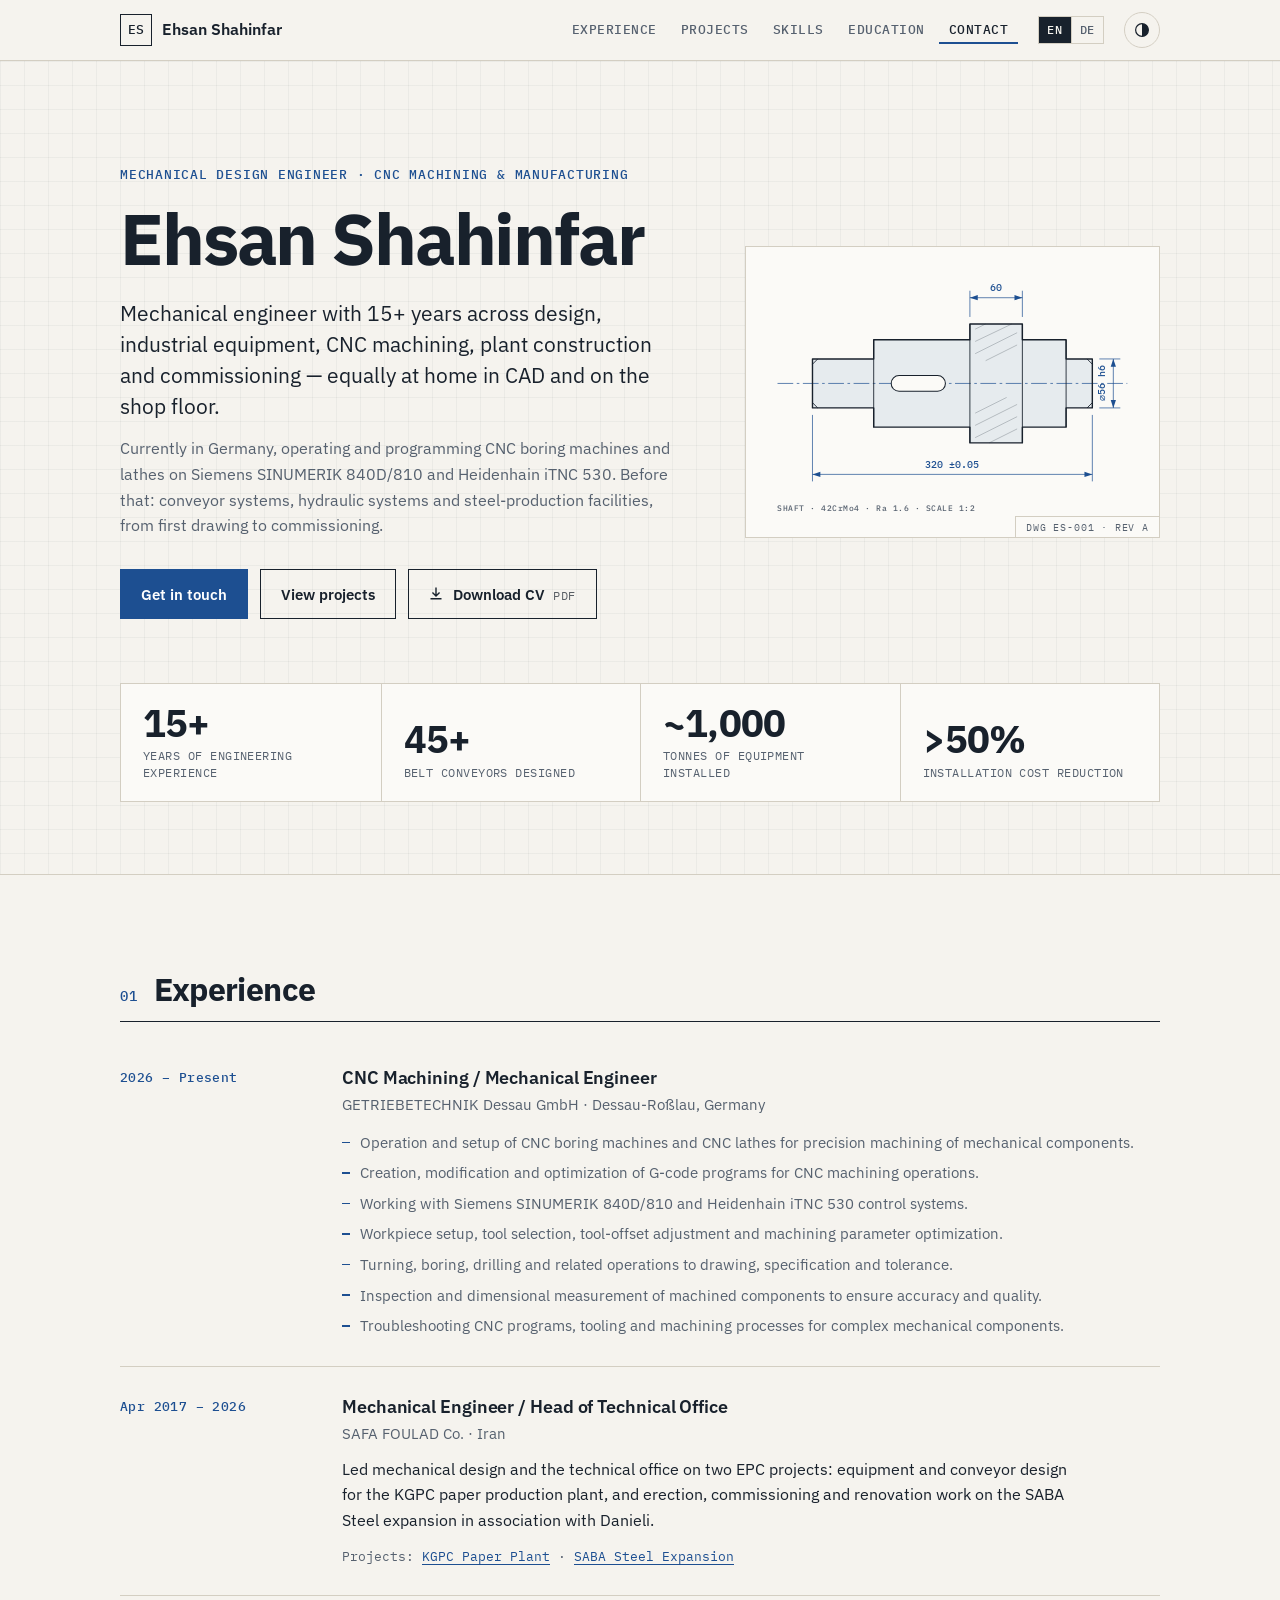
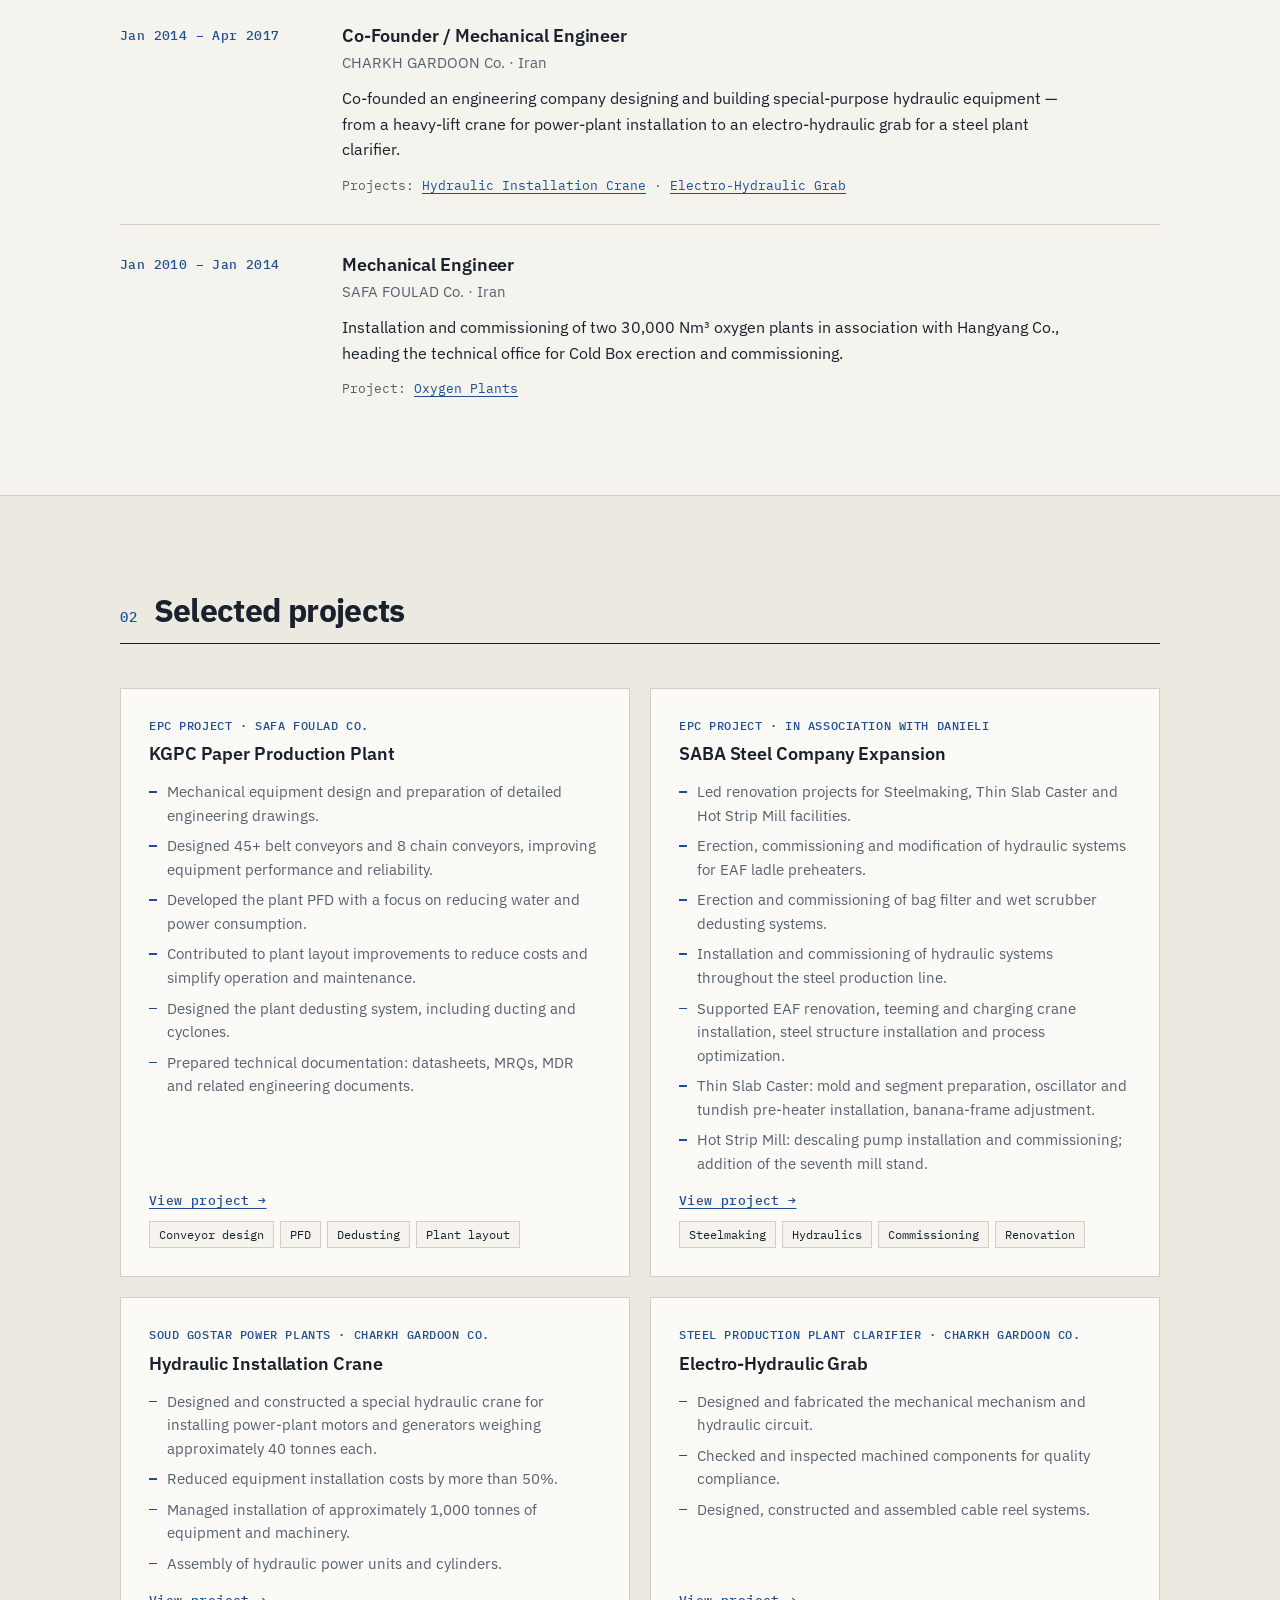
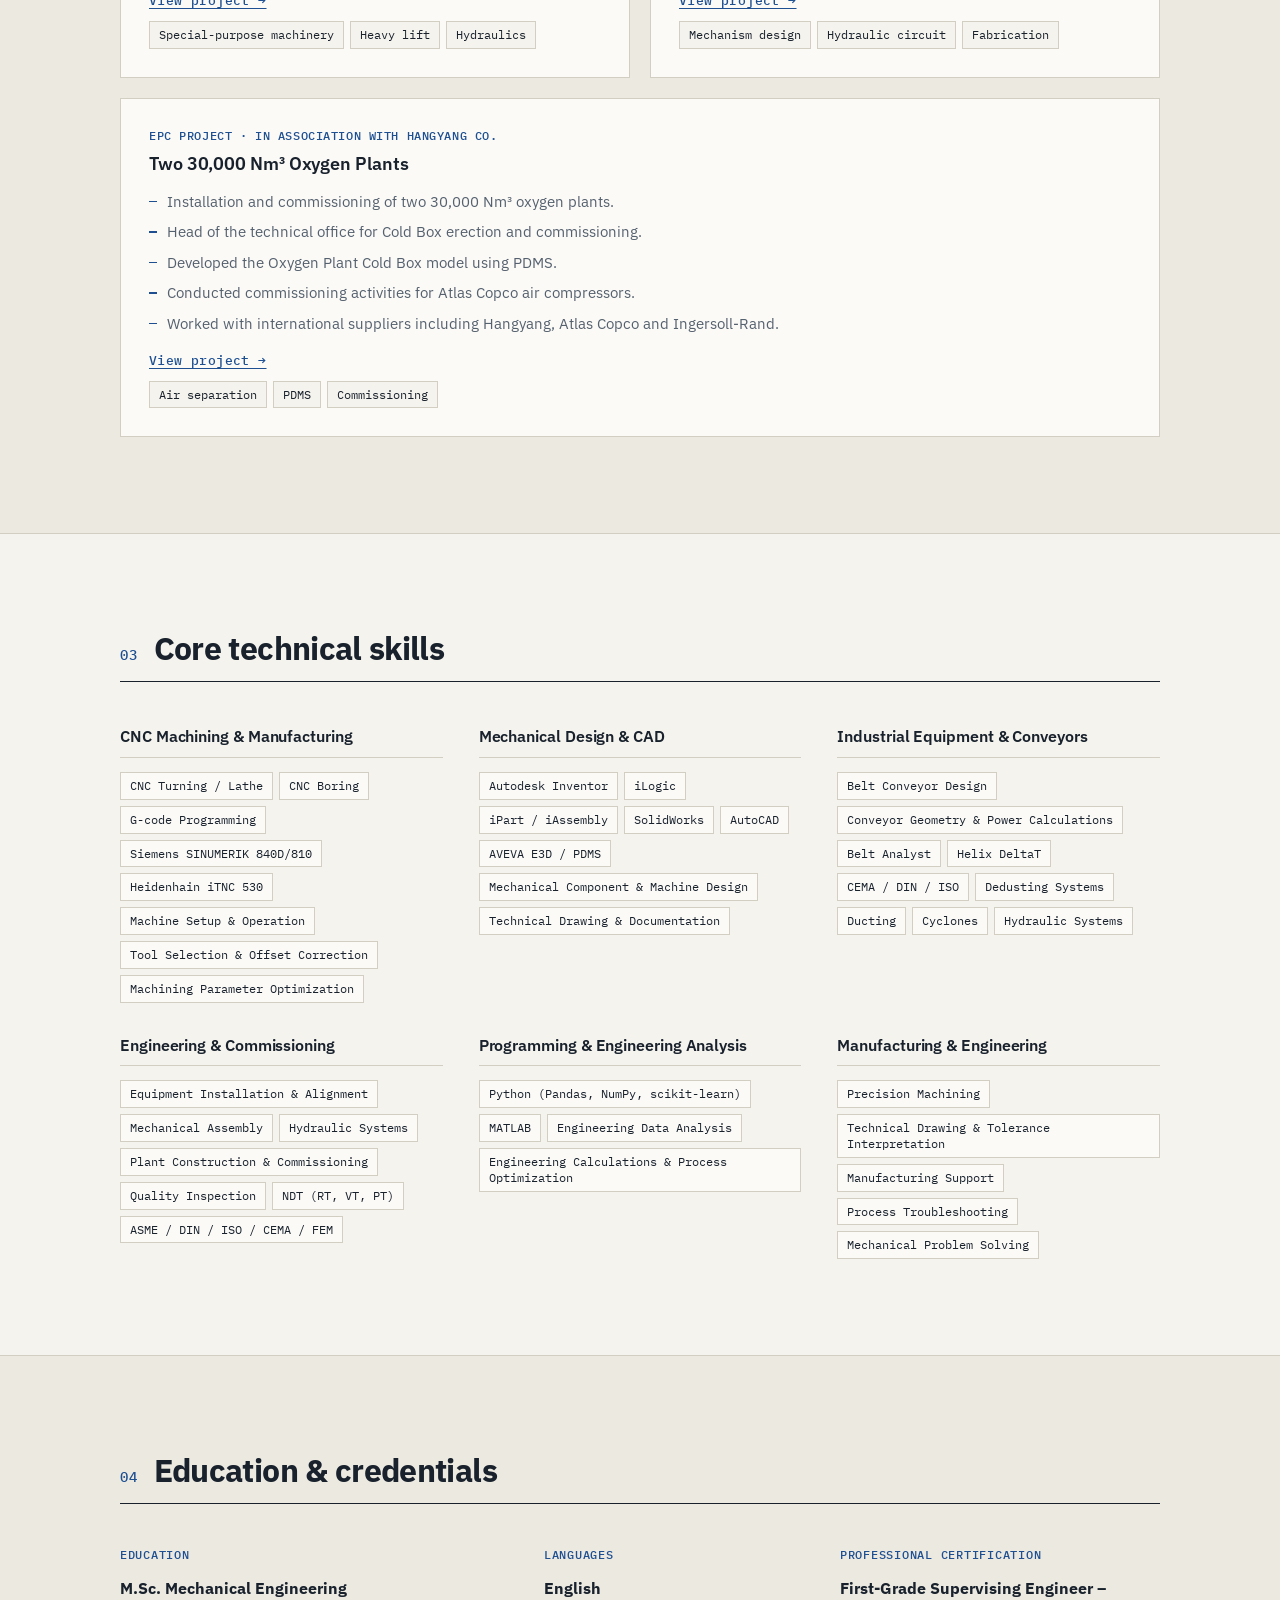
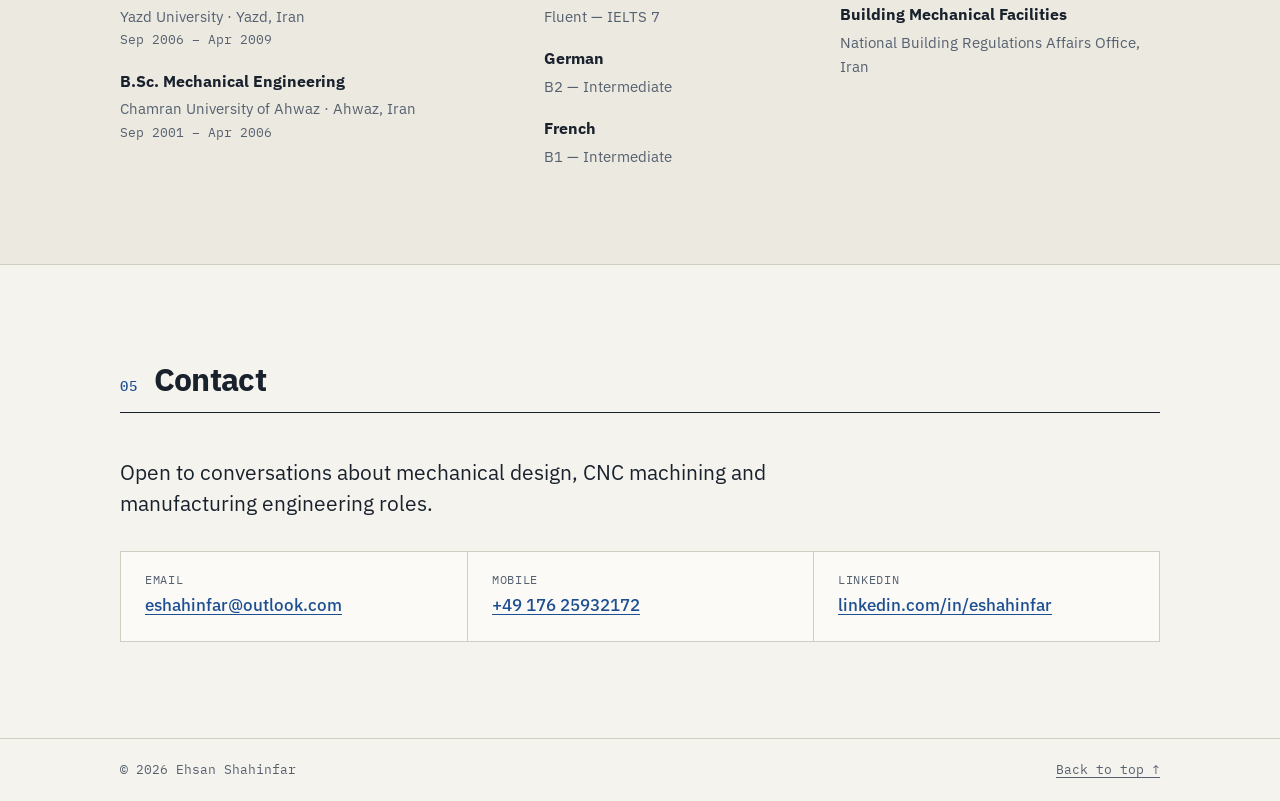
<file: index.html>
<!doctype html>
<html lang="en">
<head>
  <meta charset="utf-8">
  <meta name="viewport" content="width=device-width, initial-scale=1">
  <title>Ehsan Shahinfar — Mechanical Design Engineer</title>
  <meta name="description" content="Ehsan Shahinfar — Mechanical Design Engineer with 15+ years in mechanical design, CNC machining, industrial equipment, plant construction and commissioning.">
  <meta property="og:title" content="Ehsan Shahinfar — Mechanical Design Engineer">
  <meta property="og:description" content="15+ years in mechanical design, CNC machining, industrial equipment, plant construction and commissioning.">
  <meta property="og:type" content="website">
  <meta property="og:url" content="https://shahinfar.me/">
  <meta name="color-scheme" content="light dark">
  <link rel="canonical" href="https://shahinfar.me/">
  <link rel="alternate" hreflang="en" href="https://shahinfar.me/">
  <link rel="alternate" hreflang="de" href="https://shahinfar.me/de/">
  <link rel="alternate" hreflang="x-default" href="https://shahinfar.me/">
  <link rel="icon" href="favicon.svg" type="image/svg+xml">
  <link rel="preconnect" href="https://fonts.googleapis.com">
  <link rel="preconnect" href="https://fonts.gstatic.com" crossorigin>
  <link href="https://fonts.googleapis.com/css2?family=IBM+Plex+Mono:wght@400;500&family=IBM+Plex+Sans:wght@400;500;600;700&display=swap" rel="stylesheet">
  <link rel="stylesheet" href="styles.css">
  <script>
    // Apply a saved theme before first paint to avoid a flash.
    try {
      var t = localStorage.getItem('theme');
      if (t === 'light' || t === 'dark') document.documentElement.dataset.theme = t;
    } catch (e) {}
  </script>
</head>
<body>
  <a class="skip" href="#main">Skip to content</a>

  <header class="site-header">
    <div class="wrap bar">
      <a class="brand" href="#top" aria-label="Ehsan Shahinfar — home">
        <span class="brand-mark" aria-hidden="true">ES</span>
        <span class="brand-name">Ehsan Shahinfar</span>
      </a>
      <nav aria-label="Sections">
        <ul class="nav">
          <li><a href="#experience">Experience</a></li>
          <li><a href="#projects">Projects</a></li>
          <li><a href="#skills">Skills</a></li>
          <li><a href="#education">Education</a></li>
          <li><a href="#contact">Contact</a></li>
        </ul>
      </nav>
      <div class="lang" role="group" aria-label="Language">
        <a href="./" lang="en" aria-current="page">EN</a>
        <a href="de/" lang="de" hreflang="de" aria-label="Deutsch">DE</a>
      </div>
      <button class="theme-toggle" type="button" aria-label="Switch colour theme">
        <svg viewBox="0 0 24 24" width="18" height="18" aria-hidden="true"><circle cx="12" cy="12" r="8.5" fill="none" stroke="currentColor" stroke-width="1.6"/><path d="M12 3.5a8.5 8.5 0 0 1 0 17z" fill="currentColor"/></svg>
      </button>
    </div>
  </header>

  <main id="main">
    <!-- Hero -->
    <section class="hero" id="top">
      <div class="wrap hero-grid">
        <div class="hero-text">
          <p class="eyebrow">Mechanical Design Engineer · CNC Machining &amp; Manufacturing</p>
          <h1>Ehsan Shahinfar</h1>
          <p class="lede">
            Mechanical engineer with 15+ years across design, industrial equipment, CNC machining,
            plant construction and commissioning — equally at home in CAD and on the shop floor.
          </p>
          <p class="hero-body">
            Currently in Germany, operating and programming CNC boring machines and lathes on
            Siemens SINUMERIK 840D/810 and Heidenhain iTNC 530. Before that: conveyor systems,
            hydraulic systems and steel-production facilities, from first drawing to commissioning.
          </p>
          <div class="cta">
            <a class="btn primary" href="#contact">Get in touch</a>
            <a class="btn" href="#projects">View projects</a>
            <a class="btn" href="Ehsan_Shahinfar_CV.pdf" download>
              <svg viewBox="0 0 16 16" width="14" height="14" aria-hidden="true"><path d="M8 1.5v8.5M4.5 6.8 8 10.3l3.500-3.500M2.500 13.500h11" fill="none" stroke="currentColor" stroke-width="1.6" stroke-linecap="square"/></svg>
              Download CV <span class="btn-meta">PDF</span>
            </a>
          </div>
        </div>

        <figure class="drawing" aria-hidden="true">
          <svg viewBox="0 0 440 300" role="presentation">
            <!-- centre line -->
            <line class="cl" x1="20" y1="140" x2="420" y2="140"/>
            <!-- stepped shaft -->
            <g class="part">
              <path d="M60 112h70v-22h110v-18h60v18h50v22h30v56h-30v22h-50v18h-60v-18H130v-22H60z"/>
              <line x1="130" y1="90" x2="130" y2="190"/>
              <line x1="240" y1="72" x2="240" y2="208"/>
              <line x1="300" y1="72" x2="300" y2="208"/>
              <line x1="350" y1="90" x2="350" y2="190"/>
              <!-- keyway -->
              <rect x="150" y="131" width="62" height="18" rx="9"/>
              <!-- chamfers -->
              <path d="M60 118l6-6M60 162l6 6M380 118l-6-6M380 162l-6 6"/>
            </g>
            <!-- hatch on collar -->
            <g class="hatch">
              <path d="M246 78l12-6M246 92l42-20M246 106l48-24M258 114l36-18"/>
              <path d="M246 174l36-18M246 188l48-24M246 202l48-24M262 208l32-16"/>
            </g>
            <!-- dimensions -->
            <g class="dim">
              <line x1="60" y1="176" x2="60" y2="252"/>
              <line x1="380" y1="176" x2="380" y2="252"/>
              <line x1="60" y1="244" x2="380" y2="244"/>
              <path d="M60 244l9-3v6zM380 244l-9-3v6z" class="arrow"/>
              <text x="220" y="237" text-anchor="middle">320 ±0.05</text>

              <line x1="240" y1="64" x2="240" y2="34"/>
              <line x1="300" y1="64" x2="300" y2="34"/>
              <line x1="240" y1="42" x2="300" y2="42"/>
              <path d="M240 42l9-3v6zM300 42l-9-3v6z" class="arrow"/>
              <text x="270" y="34" text-anchor="middle">60</text>

              <line x1="388" y1="112" x2="412" y2="112"/>
              <line x1="388" y1="168" x2="412" y2="168"/>
              <line x1="404" y1="112" x2="404" y2="168"/>
              <path d="M404 112l-3 9h6zM404 168l-3-9h6z" class="arrow"/>
              <text x="398" y="140" text-anchor="middle" transform="rotate(-90 398 140)" dy="-4">⌀56 h6</text>
            </g>
            <text class="note" x="20" y="286">SHAFT · 42CrMo4 · Ra 1.6 · SCALE 1:2</text>
          </svg>
        </figure>
      </div>

      <div class="wrap">
        <dl class="stats">
          <div><dt>Years of engineering experience</dt><dd>15+</dd></div>
          <div><dt>Belt conveyors designed</dt><dd>45+</dd></div>
          <div><dt>Tonnes of equipment installed</dt><dd>~1,000</dd></div>
          <div><dt>Installation cost reduction</dt><dd>&gt;50%</dd></div>
        </dl>
      </div>
    </section>

    <!-- Experience -->
    <section id="experience" class="section">
      <div class="wrap">
        <header class="section-head">
          <span class="idx">01</span>
          <h2>Experience</h2>
        </header>

        <ol class="timeline">
          <li class="role">
            <div class="when">2026 – Present</div>
            <div class="what">
              <h3>CNC Machining / Mechanical Engineer</h3>
              <p class="org">GETRIEBETECHNIK Dessau GmbH · Dessau-Roßlau, Germany</p>
              <ul>
                <li>Operation and setup of CNC boring machines and CNC lathes for precision machining of mechanical components.</li>
                <li>Creation, modification and optimization of G-code programs for CNC machining operations.</li>
                <li>Working with Siemens SINUMERIK 840D/810 and Heidenhain iTNC 530 control systems.</li>
                <li>Workpiece setup, tool selection, tool-offset adjustment and machining parameter optimization.</li>
                <li>Turning, boring, drilling and related operations to drawing, specification and tolerance.</li>
                <li>Inspection and dimensional measurement of machined components to ensure accuracy and quality.</li>
                <li>Troubleshooting CNC programs, tooling and machining processes for complex mechanical components.</li>
              </ul>
            </div>
          </li>

          <li class="role">
            <div class="when">Apr 2017 – 2026</div>
            <div class="what">
              <h3>Mechanical Engineer / Head of Technical Office</h3>
              <p class="org">SAFA FOULAD Co. · Iran</p>
              <p>
                Led mechanical design and the technical office on two EPC projects: equipment and conveyor
                design for the KGPC paper production plant, and erection, commissioning and renovation work
                on the SABA Steel expansion in association with Danieli.
              </p>
              <p class="refs">Projects: <a href="#p-kgpc">KGPC Paper Plant</a> · <a href="#p-saba">SABA Steel Expansion</a></p>
            </div>
          </li>

          <li class="role">
            <div class="when">Jan 2014 – Apr 2017</div>
            <div class="what">
              <h3>Co-Founder / Mechanical Engineer</h3>
              <p class="org">CHARKH GARDOON Co. · Iran</p>
              <p>
                Co-founded an engineering company designing and building special-purpose hydraulic
                equipment — from a heavy-lift crane for power-plant installation to an electro-hydraulic
                grab for a steel plant clarifier.
              </p>
              <p class="refs">Projects: <a href="#p-crane">Hydraulic Installation Crane</a> · <a href="#p-grab">Electro-Hydraulic Grab</a></p>
            </div>
          </li>

          <li class="role">
            <div class="when">Jan 2010 – Jan 2014</div>
            <div class="what">
              <h3>Mechanical Engineer</h3>
              <p class="org">SAFA FOULAD Co. · Iran</p>
              <p>
                Installation and commissioning of two 30,000 Nm³ oxygen plants in association with
                Hangyang Co., heading the technical office for Cold Box erection and commissioning.
              </p>
              <p class="refs">Project: <a href="#p-oxygen">Oxygen Plants</a></p>
            </div>
          </li>
        </ol>
      </div>
    </section>

    <!-- Projects -->
    <section id="projects" class="section alt">
      <div class="wrap">
        <header class="section-head">
          <span class="idx">02</span>
          <h2>Selected projects</h2>
        </header>

        <div class="cards">
          <article class="card" id="p-kgpc">
            <p class="tag">EPC Project · SAFA FOULAD Co.</p>
            <h3><a href="projects/kgpc-paper-plant/">KGPC Paper Production Plant</a></h3>
            <ul>
              <li>Mechanical equipment design and preparation of detailed engineering drawings.</li>
              <li>Designed 45+ belt conveyors and 8 chain conveyors, improving equipment performance and reliability.</li>
              <li>Developed the plant PFD with a focus on reducing water and power consumption.</li>
              <li>Contributed to plant layout improvements to reduce costs and simplify operation and maintenance.</li>
              <li>Designed the plant dedusting system, including ducting and cyclones.</li>
              <li>Prepared technical documentation: datasheets, MRQs, MDR and related engineering documents.</li>
            </ul>
            <p class="more"><a href="projects/kgpc-paper-plant/">View project →</a></p>
            <p class="chips"><span>Conveyor design</span><span>PFD</span><span>Dedusting</span><span>Plant layout</span></p>
          </article>

          <article class="card" id="p-saba">
            <p class="tag">EPC Project · In association with Danieli</p>
            <h3><a href="projects/saba-steel-expansion/">SABA Steel Company Expansion</a></h3>
            <ul>
              <li>Led renovation projects for Steelmaking, Thin Slab Caster and Hot Strip Mill facilities.</li>
              <li>Erection, commissioning and modification of hydraulic systems for EAF ladle preheaters.</li>
              <li>Erection and commissioning of bag filter and wet scrubber dedusting systems.</li>
              <li>Installation and commissioning of hydraulic systems throughout the steel production line.</li>
              <li>Supported EAF renovation, teeming and charging crane installation, steel structure installation and process optimization.</li>
              <li>Thin Slab Caster: mold and segment preparation, oscillator and tundish pre-heater installation, banana-frame adjustment.</li>
              <li>Hot Strip Mill: descaling pump installation and commissioning; addition of the seventh mill stand.</li>
            </ul>
            <p class="more"><a href="projects/saba-steel-expansion/">View project →</a></p>
            <p class="chips"><span>Steelmaking</span><span>Hydraulics</span><span>Commissioning</span><span>Renovation</span></p>
          </article>

          <article class="card" id="p-crane">
            <p class="tag">Soud Gostar Power Plants · CHARKH GARDOON Co.</p>
            <h3><a href="projects/hydraulic-installation-crane/">Hydraulic Installation Crane</a></h3>
            <ul>
              <li>Designed and constructed a special hydraulic crane for installing power-plant motors and generators weighing approximately 40 tonnes each.</li>
              <li>Reduced equipment installation costs by more than 50%.</li>
              <li>Managed installation of approximately 1,000 tonnes of equipment and machinery.</li>
              <li>Assembly of hydraulic power units and cylinders.</li>
            </ul>
            <p class="more"><a href="projects/hydraulic-installation-crane/">View project →</a></p>
            <p class="chips"><span>Special-purpose machinery</span><span>Heavy lift</span><span>Hydraulics</span></p>
          </article>

          <article class="card" id="p-grab">
            <p class="tag">Steel Production Plant Clarifier · CHARKH GARDOON Co.</p>
            <h3><a href="projects/electro-hydraulic-grab/">Electro-Hydraulic Grab</a></h3>
            <ul>
              <li>Designed and fabricated the mechanical mechanism and hydraulic circuit.</li>
              <li>Checked and inspected machined components for quality compliance.</li>
              <li>Designed, constructed and assembled cable reel systems.</li>
            </ul>
            <p class="more"><a href="projects/electro-hydraulic-grab/">View project →</a></p>
            <p class="chips"><span>Mechanism design</span><span>Hydraulic circuit</span><span>Fabrication</span></p>
          </article>

          <article class="card" id="p-oxygen">
            <p class="tag">EPC Project · In association with Hangyang Co.</p>
            <h3><a href="projects/oxygen-plants/">Two 30,000 Nm³ Oxygen Plants</a></h3>
            <ul>
              <li>Installation and commissioning of two 30,000 Nm³ oxygen plants.</li>
              <li>Head of the technical office for Cold Box erection and commissioning.</li>
              <li>Developed the Oxygen Plant Cold Box model using PDMS.</li>
              <li>Conducted commissioning activities for Atlas Copco air compressors.</li>
              <li>Worked with international suppliers including Hangyang, Atlas Copco and Ingersoll-Rand.</li>
            </ul>
            <p class="more"><a href="projects/oxygen-plants/">View project →</a></p>
            <p class="chips"><span>Air separation</span><span>PDMS</span><span>Commissioning</span></p>
          </article>
        </div>
      </div>
    </section>

    <!-- Skills -->
    <section id="skills" class="section">
      <div class="wrap">
        <header class="section-head">
          <span class="idx">03</span>
          <h2>Core technical skills</h2>
        </header>

        <div class="skills">
          <section>
            <h3>CNC Machining &amp; Manufacturing</h3>
            <ul>
              <li>CNC Turning / Lathe</li><li>CNC Boring</li><li>G-code Programming</li>
              <li>Siemens SINUMERIK 840D/810</li><li>Heidenhain iTNC 530</li>
              <li>Machine Setup &amp; Operation</li><li>Tool Selection &amp; Offset Correction</li>
              <li>Machining Parameter Optimization</li>
            </ul>
          </section>
          <section>
            <h3>Mechanical Design &amp; CAD</h3>
            <ul>
              <li>Autodesk Inventor</li><li>iLogic</li><li>iPart / iAssembly</li><li>SolidWorks</li>
              <li>AutoCAD</li><li>AVEVA E3D / PDMS</li><li>Mechanical Component &amp; Machine Design</li>
              <li>Technical Drawing &amp; Documentation</li>
            </ul>
          </section>
          <section>
            <h3>Industrial Equipment &amp; Conveyors</h3>
            <ul>
              <li>Belt Conveyor Design</li><li>Conveyor Geometry &amp; Power Calculations</li>
              <li>Belt Analyst</li><li>Helix DeltaT</li><li>CEMA / DIN / ISO</li>
              <li>Dedusting Systems</li><li>Ducting</li><li>Cyclones</li><li>Hydraulic Systems</li>
            </ul>
          </section>
          <section>
            <h3>Engineering &amp; Commissioning</h3>
            <ul>
              <li>Equipment Installation &amp; Alignment</li><li>Mechanical Assembly</li>
              <li>Hydraulic Systems</li><li>Plant Construction &amp; Commissioning</li>
              <li>Quality Inspection</li><li>NDT (RT, VT, PT)</li><li>ASME / DIN / ISO / CEMA / FEM</li>
            </ul>
          </section>
          <section>
            <h3>Programming &amp; Engineering Analysis</h3>
            <ul>
              <li>Python (Pandas, NumPy, scikit-learn)</li><li>MATLAB</li>
              <li>Engineering Data Analysis</li><li>Engineering Calculations &amp; Process Optimization</li>
            </ul>
          </section>
          <section>
            <h3>Manufacturing &amp; Engineering</h3>
            <ul>
              <li>Precision Machining</li><li>Technical Drawing &amp; Tolerance Interpretation</li>
              <li>Manufacturing Support</li><li>Process Troubleshooting</li><li>Mechanical Problem Solving</li>
            </ul>
          </section>
        </div>
      </div>
    </section>

    <!-- Education, languages, certification -->
    <section id="education" class="section alt">
      <div class="wrap">
        <header class="section-head">
          <span class="idx">04</span>
          <h2>Education &amp; credentials</h2>
        </header>

        <div class="cols">
          <div>
            <h3 class="sub">Education</h3>
            <ul class="plain">
              <li>
                <strong>M.Sc. Mechanical Engineering</strong>
                <span>Yazd University · Yazd, Iran</span>
                <span class="mono">Sep 2006 – Apr 2009</span>
              </li>
              <li>
                <strong>B.Sc. Mechanical Engineering</strong>
                <span>Chamran University of Ahwaz · Ahwaz, Iran</span>
                <span class="mono">Sep 2001 – Apr 2006</span>
              </li>
            </ul>
          </div>
          <div>
            <h3 class="sub">Languages</h3>
            <ul class="plain">
              <li><strong>English</strong><span>Fluent — IELTS 7</span></li>
              <li><strong>German</strong><span>B2 — Intermediate</span></li>
              <li><strong>French</strong><span>B1 — Intermediate</span></li>
            </ul>
          </div>
          <div>
            <h3 class="sub">Professional certification</h3>
            <ul class="plain">
              <li>
                <strong>First-Grade Supervising Engineer – Building Mechanical Facilities</strong>
                <span>National Building Regulations Affairs Office, Iran</span>
              </li>
            </ul>
          </div>
        </div>
      </div>
    </section>

    <!-- Contact -->
    <section id="contact" class="section contact">
      <div class="wrap">
        <header class="section-head">
          <span class="idx">05</span>
          <h2>Contact</h2>
        </header>
        <p class="lede">Open to conversations about mechanical design, CNC machining and manufacturing engineering roles.</p>
        <ul class="contact-list">
          <li>
            <span class="label">Email</span>
            <a href="mailto:eshahinfar@outlook.com">eshahinfar@outlook.com</a>
          </li>
          <li>
            <span class="label">Mobile</span>
            <a href="tel:+4917625932172">+49 176 25932172</a>
          </li>
          <li>
            <span class="label">LinkedIn</span>
            <a href="https://www.linkedin.com/in/eshahinfar" rel="me noopener" target="_blank">linkedin.com/in/eshahinfar</a>
          </li>
        </ul>
      </div>
    </section>
  </main>

  <footer class="site-footer">
    <div class="wrap">
      <span>© <span id="year">2026</span> Ehsan Shahinfar</span>
      <a href="#top">Back to top ↑</a>
    </div>
  </footer>

  <script src="script.js" defer></script>
</body>
</html>
</file>
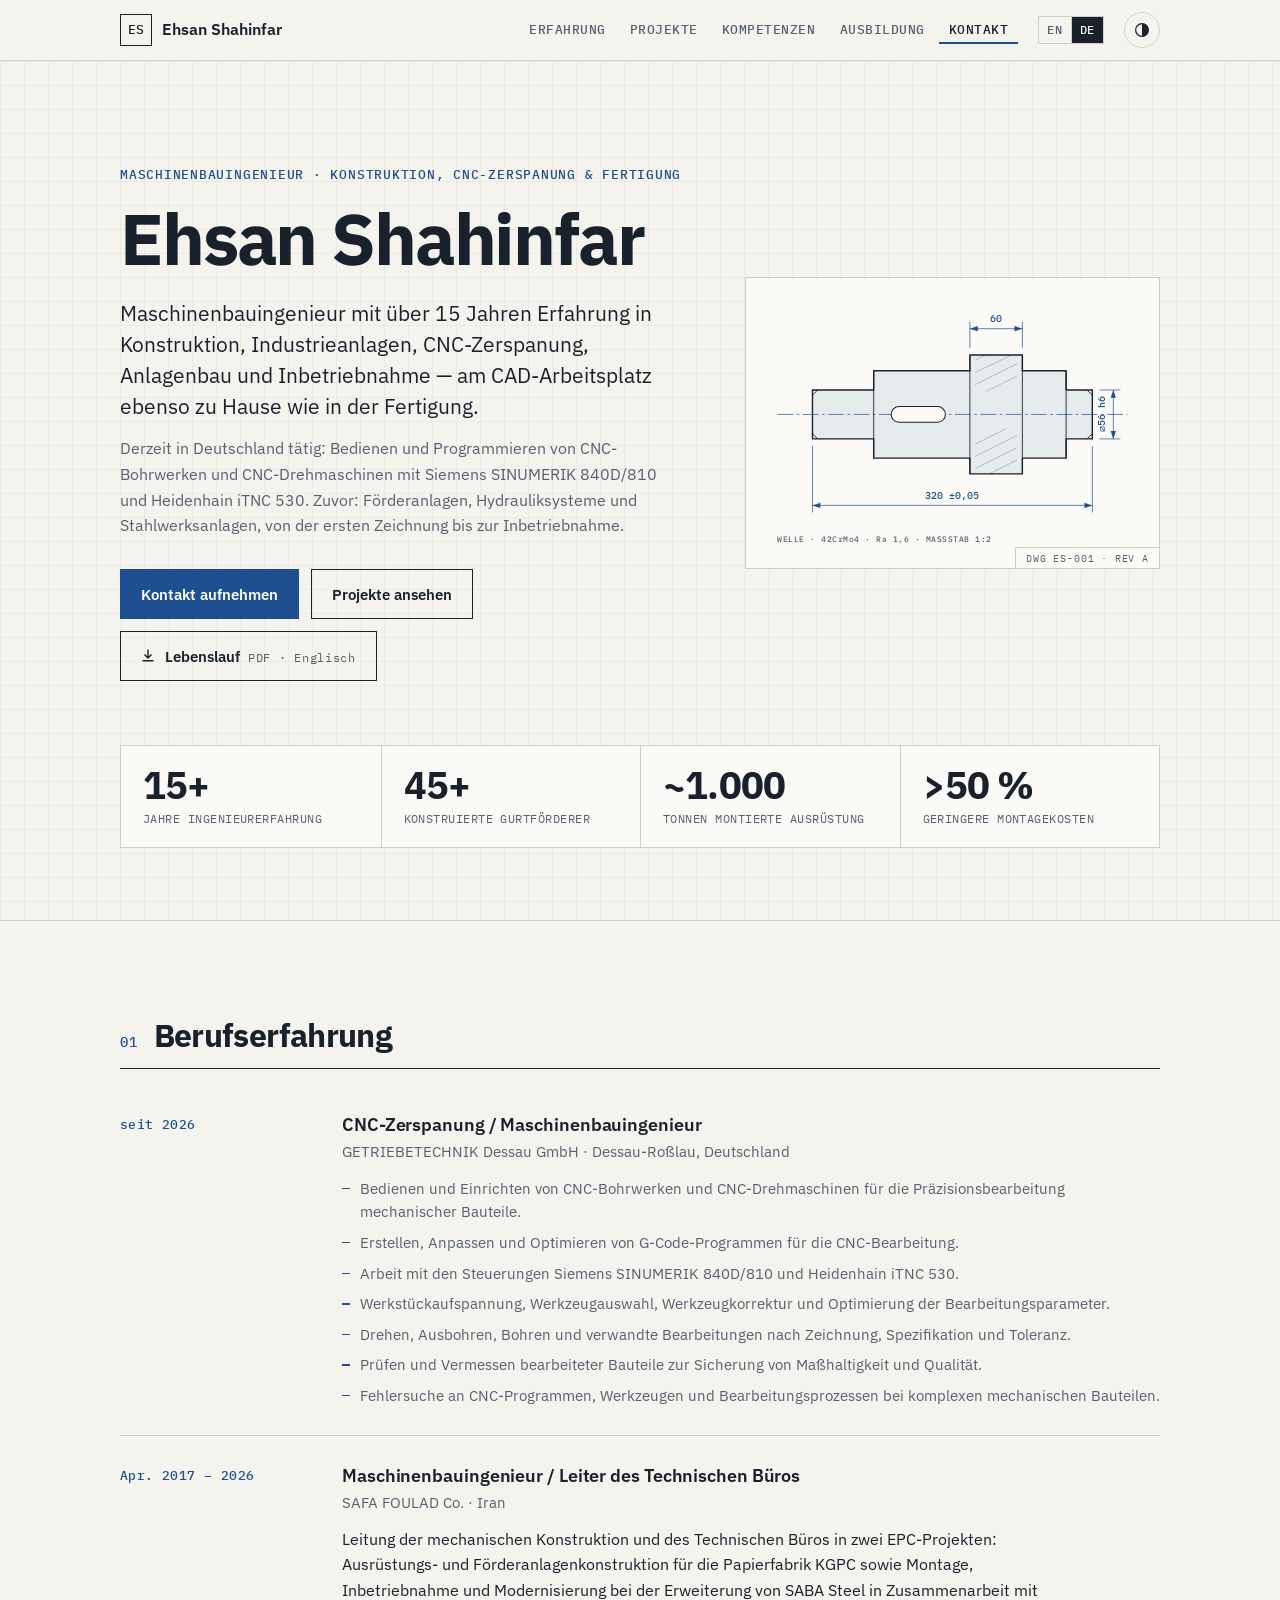
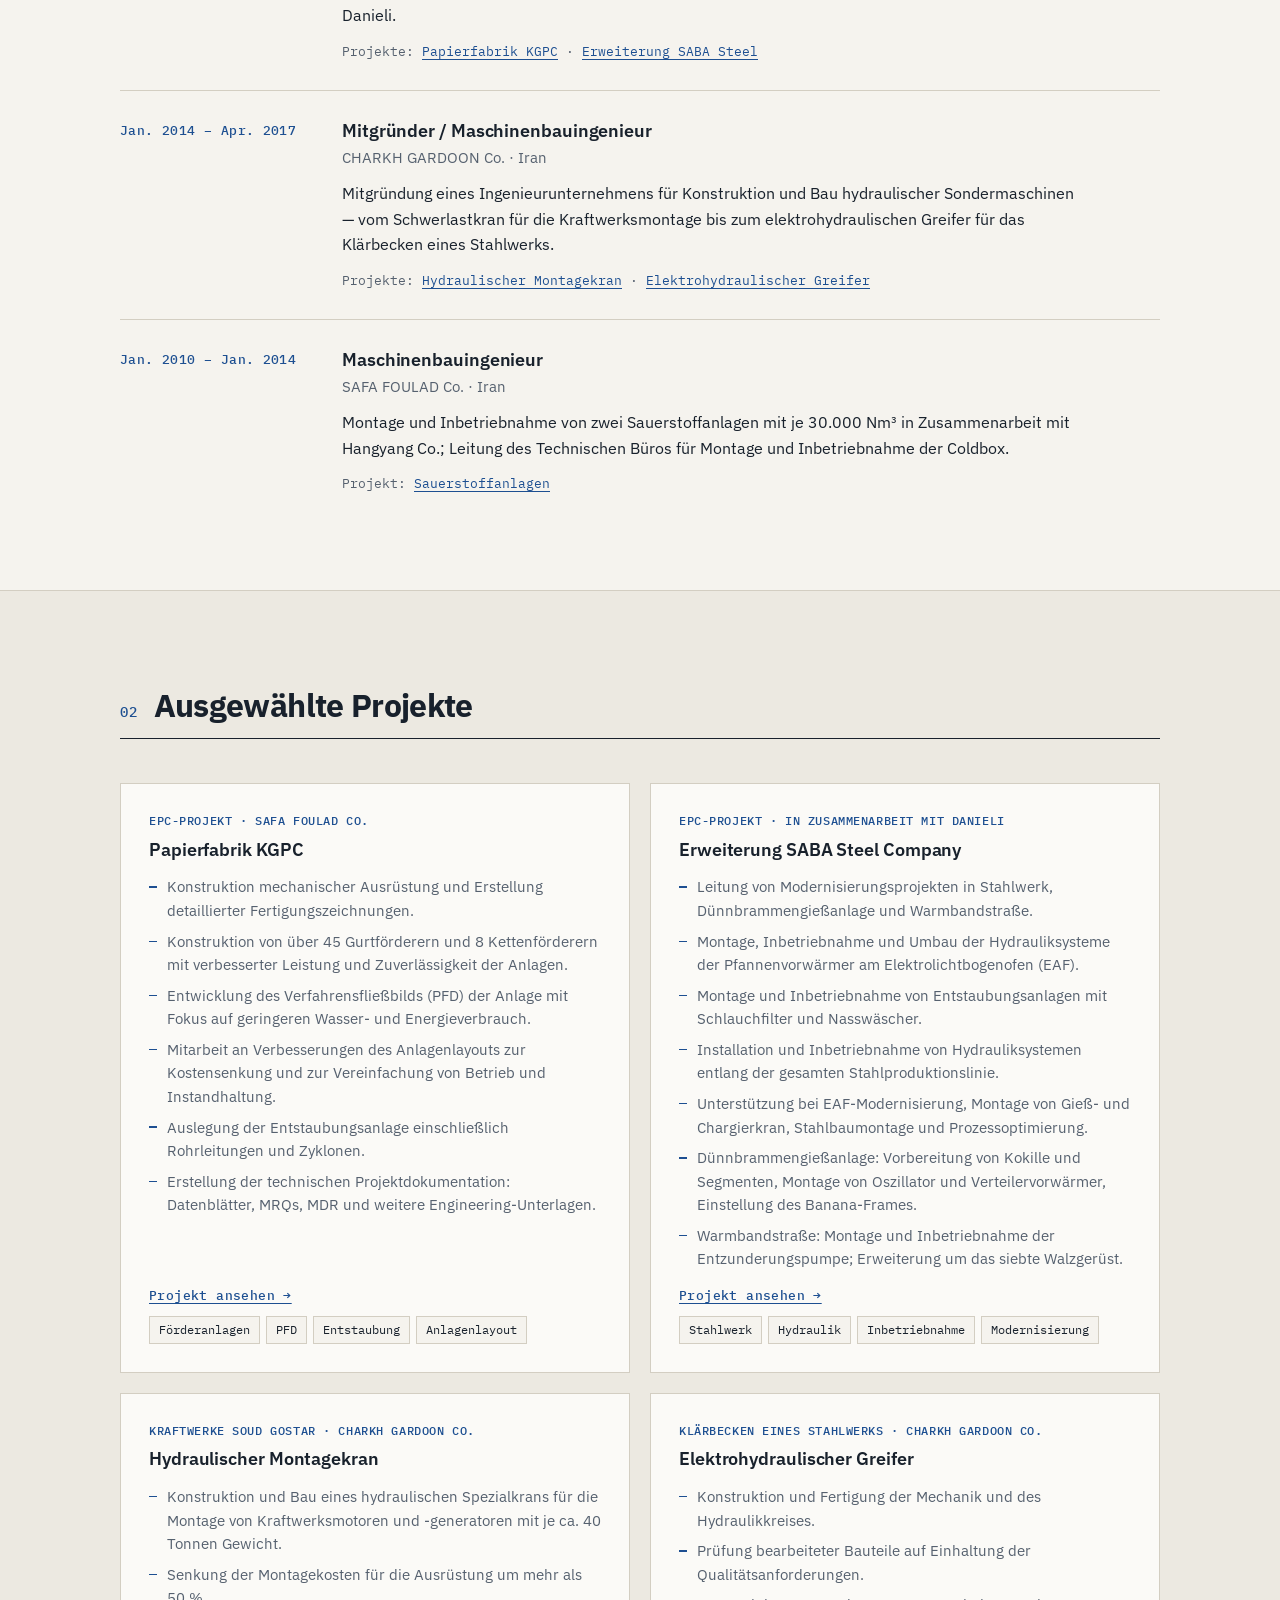
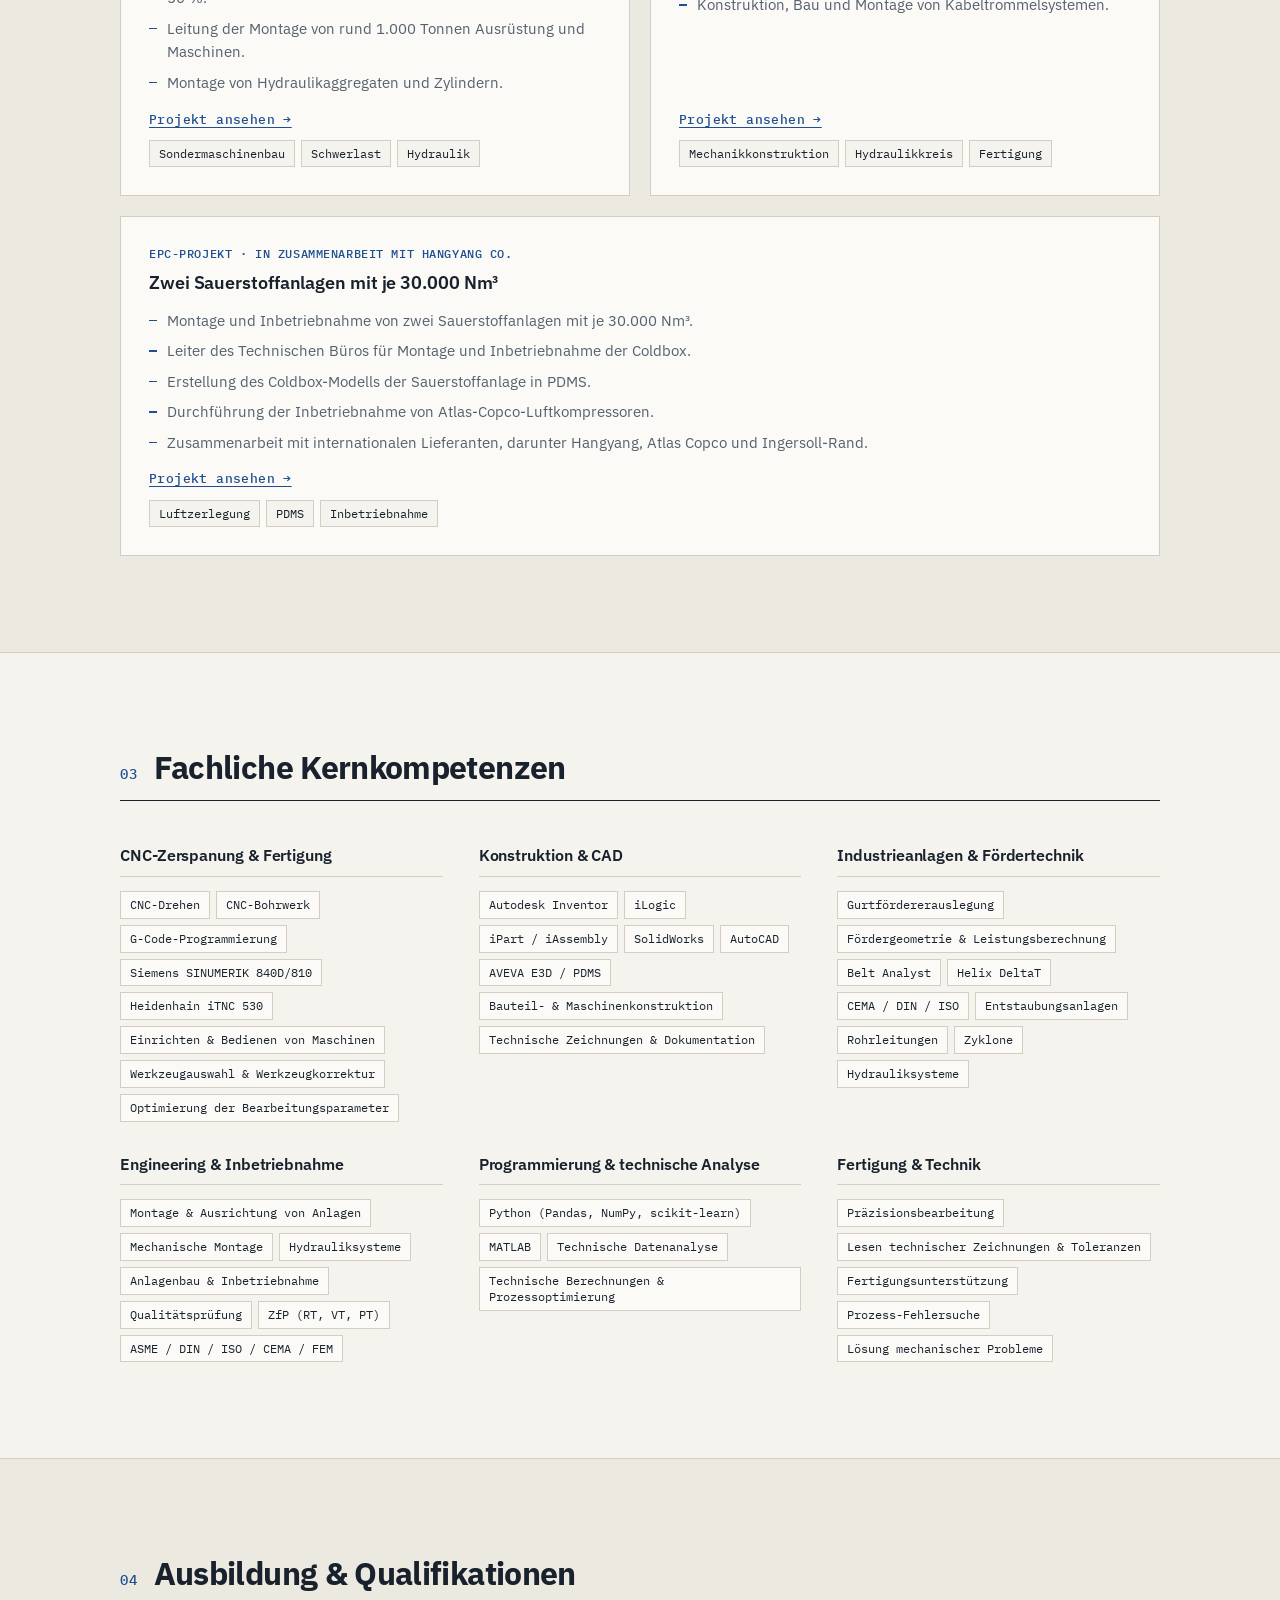
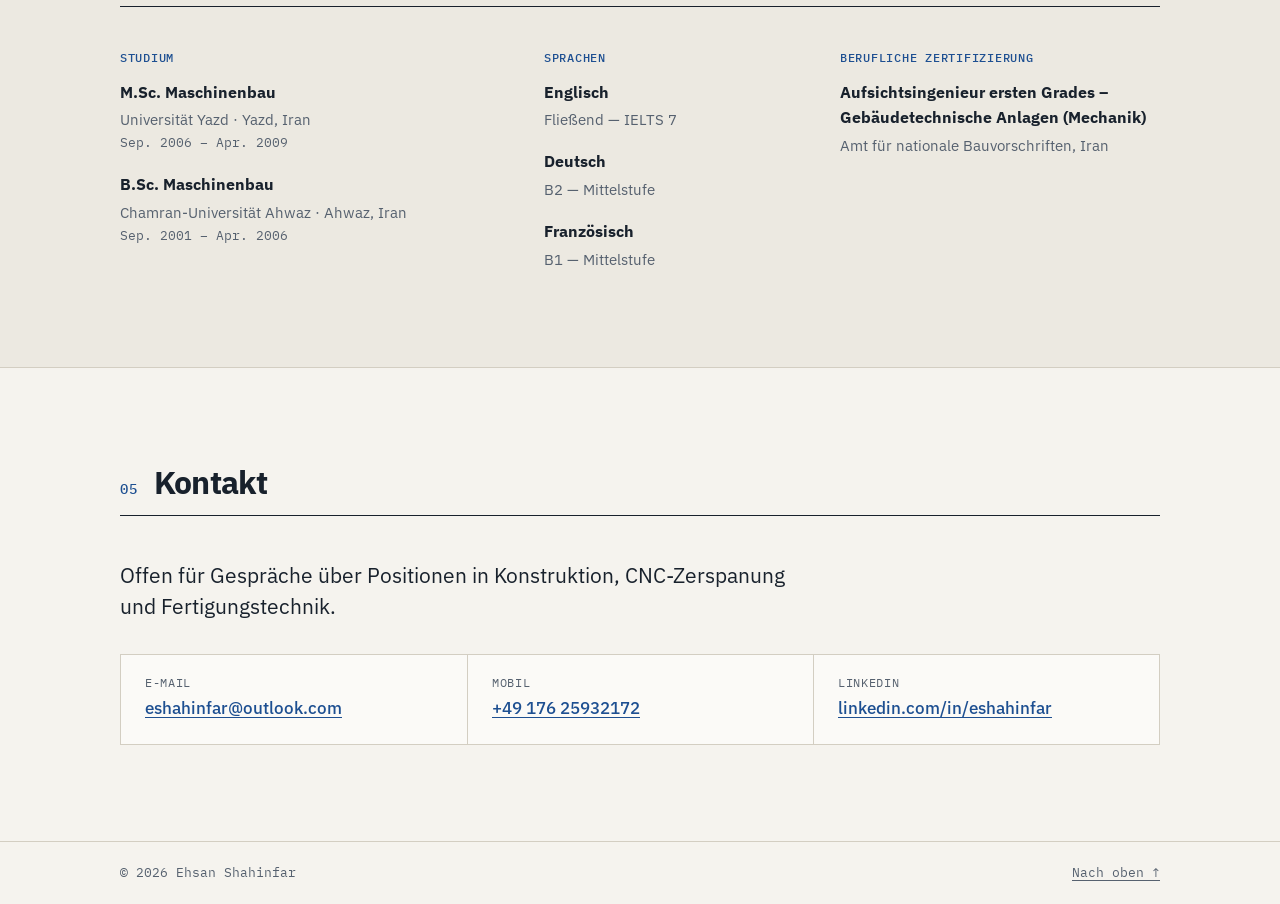
<file: de/index.html>
<!doctype html>
<html lang="de">
<head>
  <meta charset="utf-8">
  <meta name="viewport" content="width=device-width, initial-scale=1">
  <title>Ehsan Shahinfar — Maschinenbauingenieur</title>
  <meta name="description" content="Ehsan Shahinfar — Maschinenbauingenieur mit über 15 Jahren Erfahrung in Konstruktion, CNC-Zerspanung, Industrieanlagen, Anlagenbau und Inbetriebnahme.">
  <meta property="og:title" content="Ehsan Shahinfar — Maschinenbauingenieur">
  <meta property="og:description" content="Über 15 Jahre Erfahrung in Konstruktion, CNC-Zerspanung, Industrieanlagen, Anlagenbau und Inbetriebnahme.">
  <meta property="og:type" content="website">
  <meta property="og:url" content="https://shahinfar.me/de/">
  <meta property="og:locale" content="de_DE">
  <meta name="color-scheme" content="light dark">
  <link rel="canonical" href="https://shahinfar.me/de/">
  <link rel="alternate" hreflang="en" href="https://shahinfar.me/">
  <link rel="alternate" hreflang="de" href="https://shahinfar.me/de/">
  <link rel="alternate" hreflang="x-default" href="https://shahinfar.me/">
  <link rel="icon" href="../favicon.svg" type="image/svg+xml">
  <link rel="preconnect" href="https://fonts.googleapis.com">
  <link rel="preconnect" href="https://fonts.gstatic.com" crossorigin>
  <link href="https://fonts.googleapis.com/css2?family=IBM+Plex+Mono:wght@400;500&family=IBM+Plex+Sans:wght@400;500;600;700&display=swap" rel="stylesheet">
  <link rel="stylesheet" href="../styles.css">
  <script>
    // Apply a saved theme before first paint to avoid a flash.
    try {
      var t = localStorage.getItem('theme');
      if (t === 'light' || t === 'dark') document.documentElement.dataset.theme = t;
    } catch (e) {}
  </script>
</head>
<body>
  <a class="skip" href="#main">Zum Inhalt springen</a>

  <header class="site-header">
    <div class="wrap bar">
      <a class="brand" href="#top" aria-label="Ehsan Shahinfar — Startseite">
        <span class="brand-mark" aria-hidden="true">ES</span>
        <span class="brand-name">Ehsan Shahinfar</span>
      </a>
      <nav aria-label="Abschnitte">
        <ul class="nav">
          <li><a href="#experience">Erfahrung</a></li>
          <li><a href="#projects">Projekte</a></li>
          <li><a href="#skills">Kompetenzen</a></li>
          <li><a href="#education">Ausbildung</a></li>
          <li><a href="#contact">Kontakt</a></li>
        </ul>
      </nav>
      <div class="lang" role="group" aria-label="Sprache">
        <a href="../" lang="en" hreflang="en" aria-label="English">EN</a>
        <a href="./" lang="de" aria-current="page">DE</a>
      </div>
      <button class="theme-toggle" type="button" aria-label="Farbschema wechseln">
        <svg viewBox="0 0 24 24" width="18" height="18" aria-hidden="true"><circle cx="12" cy="12" r="8.5" fill="none" stroke="currentColor" stroke-width="1.6"/><path d="M12 3.5a8.5 8.5 0 0 1 0 17z" fill="currentColor"/></svg>
      </button>
    </div>
  </header>

  <main id="main">
    <!-- Hero -->
    <section class="hero" id="top">
      <div class="wrap hero-grid">
        <div class="hero-text">
          <p class="eyebrow">Maschinenbauingenieur · Konstruktion, CNC-Zerspanung &amp; Fertigung</p>
          <h1>Ehsan Shahinfar</h1>
          <p class="lede">
            Maschinenbauingenieur mit über 15 Jahren Erfahrung in Konstruktion, Industrieanlagen,
            CNC-Zerspanung, Anlagenbau und Inbetriebnahme — am CAD-Arbeitsplatz ebenso zu Hause
            wie in der Fertigung.
          </p>
          <p class="hero-body">
            Derzeit in Deutschland tätig: Bedienen und Programmieren von CNC-Bohrwerken und
            CNC-Drehmaschinen mit Siemens SINUMERIK 840D/810 und Heidenhain iTNC 530. Zuvor:
            Förderanlagen, Hydrauliksysteme und Stahlwerksanlagen, von der ersten Zeichnung bis
            zur Inbetriebnahme.
          </p>
          <div class="cta">
            <a class="btn primary" href="#contact">Kontakt aufnehmen</a>
            <a class="btn" href="#projects">Projekte ansehen</a>
            <a class="btn" href="../Ehsan_Shahinfar_CV.pdf" download>
              <svg viewBox="0 0 16 16" width="14" height="14" aria-hidden="true"><path d="M8 1.5v8.5M4.5 6.8 8 10.3l3.500-3.500M2.500 13.500h11" fill="none" stroke="currentColor" stroke-width="1.6" stroke-linecap="square"/></svg>
              Lebenslauf <span class="btn-meta">PDF · Englisch</span>
            </a>
          </div>
        </div>

        <figure class="drawing" aria-hidden="true">
          <svg viewBox="0 0 440 300" role="presentation">
            <!-- centre line -->
            <line class="cl" x1="20" y1="140" x2="420" y2="140"/>
            <!-- stepped shaft -->
            <g class="part">
              <path d="M60 112h70v-22h110v-18h60v18h50v22h30v56h-30v22h-50v18h-60v-18H130v-22H60z"/>
              <line x1="130" y1="90" x2="130" y2="190"/>
              <line x1="240" y1="72" x2="240" y2="208"/>
              <line x1="300" y1="72" x2="300" y2="208"/>
              <line x1="350" y1="90" x2="350" y2="190"/>
              <!-- keyway -->
              <rect x="150" y="131" width="62" height="18" rx="9"/>
              <!-- chamfers -->
              <path d="M60 118l6-6M60 162l6 6M380 118l-6-6M380 162l-6 6"/>
            </g>
            <!-- hatch on collar -->
            <g class="hatch">
              <path d="M246 78l12-6M246 92l42-20M246 106l48-24M258 114l36-18"/>
              <path d="M246 174l36-18M246 188l48-24M246 202l48-24M262 208l32-16"/>
            </g>
            <!-- dimensions -->
            <g class="dim">
              <line x1="60" y1="176" x2="60" y2="252"/>
              <line x1="380" y1="176" x2="380" y2="252"/>
              <line x1="60" y1="244" x2="380" y2="244"/>
              <path d="M60 244l9-3v6zM380 244l-9-3v6z" class="arrow"/>
              <text x="220" y="237" text-anchor="middle">320 ±0,05</text>

              <line x1="240" y1="64" x2="240" y2="34"/>
              <line x1="300" y1="64" x2="300" y2="34"/>
              <line x1="240" y1="42" x2="300" y2="42"/>
              <path d="M240 42l9-3v6zM300 42l-9-3v6z" class="arrow"/>
              <text x="270" y="34" text-anchor="middle">60</text>

              <line x1="388" y1="112" x2="412" y2="112"/>
              <line x1="388" y1="168" x2="412" y2="168"/>
              <line x1="404" y1="112" x2="404" y2="168"/>
              <path d="M404 112l-3 9h6zM404 168l-3-9h6z" class="arrow"/>
              <text x="398" y="140" text-anchor="middle" transform="rotate(-90 398 140)" dy="-4">⌀56 h6</text>
            </g>
            <text class="note" x="20" y="286">WELLE · 42CrMo4 · Ra 1,6 · MASSSTAB 1:2</text>
          </svg>
        </figure>
      </div>

      <div class="wrap">
        <dl class="stats">
          <div><dt>Jahre Ingenieurerfahrung</dt><dd>15+</dd></div>
          <div><dt>Konstruierte Gurtförderer</dt><dd>45+</dd></div>
          <div><dt>Tonnen montierte Ausrüstung</dt><dd>~1.000</dd></div>
          <div><dt>Geringere Montagekosten</dt><dd>&gt;50&nbsp;%</dd></div>
        </dl>
      </div>
    </section>

    <!-- Experience -->
    <section id="experience" class="section">
      <div class="wrap">
        <header class="section-head">
          <span class="idx">01</span>
          <h2>Berufserfahrung</h2>
        </header>

        <ol class="timeline">
          <li class="role">
            <div class="when">seit 2026</div>
            <div class="what">
              <h3>CNC-Zerspanung / Maschinenbauingenieur</h3>
              <p class="org">GETRIEBETECHNIK Dessau GmbH · Dessau-Roßlau, Deutschland</p>
              <ul>
                <li>Bedienen und Einrichten von CNC-Bohrwerken und CNC-Drehmaschinen für die Präzisionsbearbeitung mechanischer Bauteile.</li>
                <li>Erstellen, Anpassen und Optimieren von G-Code-Programmen für die CNC-Bearbeitung.</li>
                <li>Arbeit mit den Steuerungen Siemens SINUMERIK 840D/810 und Heidenhain iTNC 530.</li>
                <li>Werkstückaufspannung, Werkzeugauswahl, Werkzeugkorrektur und Optimierung der Bearbeitungsparameter.</li>
                <li>Drehen, Ausbohren, Bohren und verwandte Bearbeitungen nach Zeichnung, Spezifikation und Toleranz.</li>
                <li>Prüfen und Vermessen bearbeiteter Bauteile zur Sicherung von Maßhaltigkeit und Qualität.</li>
                <li>Fehlersuche an CNC-Programmen, Werkzeugen und Bearbeitungsprozessen bei komplexen mechanischen Bauteilen.</li>
              </ul>
            </div>
          </li>

          <li class="role">
            <div class="when">Apr. 2017 – 2026</div>
            <div class="what">
              <h3>Maschinenbauingenieur / Leiter des Technischen Büros</h3>
              <p class="org">SAFA FOULAD Co. · Iran</p>
              <p>
                Leitung der mechanischen Konstruktion und des Technischen Büros in zwei EPC-Projekten:
                Ausrüstungs- und Förderanlagenkonstruktion für die Papierfabrik KGPC sowie Montage,
                Inbetriebnahme und Modernisierung bei der Erweiterung von SABA Steel in Zusammenarbeit
                mit Danieli.
              </p>
              <p class="refs">Projekte: <a href="#p-kgpc">Papierfabrik KGPC</a> · <a href="#p-saba">Erweiterung SABA Steel</a></p>
            </div>
          </li>

          <li class="role">
            <div class="when">Jan. 2014 – Apr. 2017</div>
            <div class="what">
              <h3>Mitgründer / Maschinenbauingenieur</h3>
              <p class="org">CHARKH GARDOON Co. · Iran</p>
              <p>
                Mitgründung eines Ingenieurunternehmens für Konstruktion und Bau hydraulischer
                Sondermaschinen — vom Schwerlastkran für die Kraftwerksmontage bis zum
                elektrohydraulischen Greifer für das Klärbecken eines Stahlwerks.
              </p>
              <p class="refs">Projekte: <a href="#p-crane">Hydraulischer Montagekran</a> · <a href="#p-grab">Elektrohydraulischer Greifer</a></p>
            </div>
          </li>

          <li class="role">
            <div class="when">Jan. 2010 – Jan. 2014</div>
            <div class="what">
              <h3>Maschinenbauingenieur</h3>
              <p class="org">SAFA FOULAD Co. · Iran</p>
              <p>
                Montage und Inbetriebnahme von zwei Sauerstoffanlagen mit je 30.000 Nm³ in
                Zusammenarbeit mit Hangyang Co.; Leitung des Technischen Büros für Montage und
                Inbetriebnahme der Coldbox.
              </p>
              <p class="refs">Projekt: <a href="#p-oxygen">Sauerstoffanlagen</a></p>
            </div>
          </li>
        </ol>
      </div>
    </section>

    <!-- Projects -->
    <section id="projects" class="section alt">
      <div class="wrap">
        <header class="section-head">
          <span class="idx">02</span>
          <h2>Ausgewählte Projekte</h2>
        </header>

        <div class="cards">
          <article class="card" id="p-kgpc">
            <p class="tag">EPC-Projekt · SAFA FOULAD Co.</p>
            <h3><a href="projects/kgpc-paper-plant/">Papierfabrik KGPC</a></h3>
            <ul>
              <li>Konstruktion mechanischer Ausrüstung und Erstellung detaillierter Fertigungszeichnungen.</li>
              <li>Konstruktion von über 45 Gurtförderern und 8 Kettenförderern mit verbesserter Leistung und Zuverlässigkeit der Anlagen.</li>
              <li>Entwicklung des Verfahrensfließbilds (PFD) der Anlage mit Fokus auf geringeren Wasser- und Energieverbrauch.</li>
              <li>Mitarbeit an Verbesserungen des Anlagenlayouts zur Kostensenkung und zur Vereinfachung von Betrieb und Instandhaltung.</li>
              <li>Auslegung der Entstaubungsanlage einschließlich Rohrleitungen und Zyklonen.</li>
              <li>Erstellung der technischen Projektdokumentation: Datenblätter, MRQs, MDR und weitere Engineering-Unterlagen.</li>
            </ul>
            <p class="more"><a href="projects/kgpc-paper-plant/">Projekt ansehen →</a></p>
            <p class="chips"><span>Förderanlagen</span><span>PFD</span><span>Entstaubung</span><span>Anlagenlayout</span></p>
          </article>

          <article class="card" id="p-saba">
            <p class="tag">EPC-Projekt · In Zusammenarbeit mit Danieli</p>
            <h3><a href="projects/saba-steel-expansion/">Erweiterung SABA Steel Company</a></h3>
            <ul>
              <li>Leitung von Modernisierungsprojekten in Stahlwerk, Dünnbrammengießanlage und Warmbandstraße.</li>
              <li>Montage, Inbetriebnahme und Umbau der Hydrauliksysteme der Pfannenvorwärmer am Elektrolichtbogenofen (EAF).</li>
              <li>Montage und Inbetriebnahme von Entstaubungsanlagen mit Schlauchfilter und Nasswäscher.</li>
              <li>Installation und Inbetriebnahme von Hydrauliksystemen entlang der gesamten Stahlproduktionslinie.</li>
              <li>Unterstützung bei EAF-Modernisierung, Montage von Gieß- und Chargierkran, Stahlbaumontage und Prozessoptimierung.</li>
              <li>Dünnbrammengießanlage: Vorbereitung von Kokille und Segmenten, Montage von Oszillator und Verteilervorwärmer, Einstellung des Banana-Frames.</li>
              <li>Warmbandstraße: Montage und Inbetriebnahme der Entzunderungspumpe; Erweiterung um das siebte Walzgerüst.</li>
            </ul>
            <p class="more"><a href="projects/saba-steel-expansion/">Projekt ansehen →</a></p>
            <p class="chips"><span>Stahlwerk</span><span>Hydraulik</span><span>Inbetriebnahme</span><span>Modernisierung</span></p>
          </article>

          <article class="card" id="p-crane">
            <p class="tag">Kraftwerke Soud Gostar · CHARKH GARDOON Co.</p>
            <h3><a href="projects/hydraulic-installation-crane/">Hydraulischer Montagekran</a></h3>
            <ul>
              <li>Konstruktion und Bau eines hydraulischen Spezialkrans für die Montage von Kraftwerksmotoren und -generatoren mit je ca. 40 Tonnen Gewicht.</li>
              <li>Senkung der Montagekosten für die Ausrüstung um mehr als 50&nbsp;%.</li>
              <li>Leitung der Montage von rund 1.000 Tonnen Ausrüstung und Maschinen.</li>
              <li>Montage von Hydraulikaggregaten und Zylindern.</li>
            </ul>
            <p class="more"><a href="projects/hydraulic-installation-crane/">Projekt ansehen →</a></p>
            <p class="chips"><span>Sondermaschinenbau</span><span>Schwerlast</span><span>Hydraulik</span></p>
          </article>

          <article class="card" id="p-grab">
            <p class="tag">Klärbecken eines Stahlwerks · CHARKH GARDOON Co.</p>
            <h3><a href="projects/electro-hydraulic-grab/">Elektrohydraulischer Greifer</a></h3>
            <ul>
              <li>Konstruktion und Fertigung der Mechanik und des Hydraulikkreises.</li>
              <li>Prüfung bearbeiteter Bauteile auf Einhaltung der Qualitätsanforderungen.</li>
              <li>Konstruktion, Bau und Montage von Kabeltrommelsystemen.</li>
            </ul>
            <p class="more"><a href="projects/electro-hydraulic-grab/">Projekt ansehen →</a></p>
            <p class="chips"><span>Mechanikkonstruktion</span><span>Hydraulikkreis</span><span>Fertigung</span></p>
          </article>

          <article class="card" id="p-oxygen">
            <p class="tag">EPC-Projekt · In Zusammenarbeit mit Hangyang Co.</p>
            <h3><a href="projects/oxygen-plants/">Zwei Sauerstoffanlagen mit je 30.000 Nm³</a></h3>
            <ul>
              <li>Montage und Inbetriebnahme von zwei Sauerstoffanlagen mit je 30.000 Nm³.</li>
              <li>Leiter des Technischen Büros für Montage und Inbetriebnahme der Coldbox.</li>
              <li>Erstellung des Coldbox-Modells der Sauerstoffanlage in PDMS.</li>
              <li>Durchführung der Inbetriebnahme von Atlas-Copco-Luftkompressoren.</li>
              <li>Zusammenarbeit mit internationalen Lieferanten, darunter Hangyang, Atlas Copco und Ingersoll-Rand.</li>
            </ul>
            <p class="more"><a href="projects/oxygen-plants/">Projekt ansehen →</a></p>
            <p class="chips"><span>Luftzerlegung</span><span>PDMS</span><span>Inbetriebnahme</span></p>
          </article>
        </div>
      </div>
    </section>

    <!-- Skills -->
    <section id="skills" class="section">
      <div class="wrap">
        <header class="section-head">
          <span class="idx">03</span>
          <h2>Fachliche Kernkompetenzen</h2>
        </header>

        <div class="skills">
          <section>
            <h3>CNC-Zerspanung &amp; Fertigung</h3>
            <ul>
              <li>CNC-Drehen</li><li>CNC-Bohrwerk</li><li>G-Code-Programmierung</li>
              <li>Siemens SINUMERIK 840D/810</li><li>Heidenhain iTNC 530</li>
              <li>Einrichten &amp; Bedienen von Maschinen</li><li>Werkzeugauswahl &amp; Werkzeugkorrektur</li>
              <li>Optimierung der Bearbeitungsparameter</li>
            </ul>
          </section>
          <section>
            <h3>Konstruktion &amp; CAD</h3>
            <ul>
              <li>Autodesk Inventor</li><li>iLogic</li><li>iPart / iAssembly</li><li>SolidWorks</li>
              <li>AutoCAD</li><li>AVEVA E3D / PDMS</li><li>Bauteil- &amp; Maschinenkonstruktion</li>
              <li>Technische Zeichnungen &amp; Dokumentation</li>
            </ul>
          </section>
          <section>
            <h3>Industrieanlagen &amp; Fördertechnik</h3>
            <ul>
              <li>Gurtfördererauslegung</li><li>Fördergeometrie &amp; Leistungsberechnung</li>
              <li>Belt Analyst</li><li>Helix DeltaT</li><li>CEMA / DIN / ISO</li>
              <li>Entstaubungsanlagen</li><li>Rohrleitungen</li><li>Zyklone</li><li>Hydrauliksysteme</li>
            </ul>
          </section>
          <section>
            <h3>Engineering &amp; Inbetriebnahme</h3>
            <ul>
              <li>Montage &amp; Ausrichtung von Anlagen</li><li>Mechanische Montage</li>
              <li>Hydrauliksysteme</li><li>Anlagenbau &amp; Inbetriebnahme</li>
              <li>Qualitätsprüfung</li><li>ZfP (RT, VT, PT)</li><li>ASME / DIN / ISO / CEMA / FEM</li>
            </ul>
          </section>
          <section>
            <h3>Programmierung &amp; technische Analyse</h3>
            <ul>
              <li>Python (Pandas, NumPy, scikit-learn)</li><li>MATLAB</li>
              <li>Technische Datenanalyse</li><li>Technische Berechnungen &amp; Prozessoptimierung</li>
            </ul>
          </section>
          <section>
            <h3>Fertigung &amp; Technik</h3>
            <ul>
              <li>Präzisionsbearbeitung</li><li>Lesen technischer Zeichnungen &amp; Toleranzen</li>
              <li>Fertigungsunterstützung</li><li>Prozess-Fehlersuche</li><li>Lösung mechanischer Probleme</li>
            </ul>
          </section>
        </div>
      </div>
    </section>

    <!-- Education, languages, certification -->
    <section id="education" class="section alt">
      <div class="wrap">
        <header class="section-head">
          <span class="idx">04</span>
          <h2>Ausbildung &amp; Qualifikationen</h2>
        </header>

        <div class="cols">
          <div>
            <h3 class="sub">Studium</h3>
            <ul class="plain">
              <li>
                <strong>M.Sc. Maschinenbau</strong>
                <span>Universität Yazd · Yazd, Iran</span>
                <span class="mono">Sep. 2006 – Apr. 2009</span>
              </li>
              <li>
                <strong>B.Sc. Maschinenbau</strong>
                <span>Chamran-Universität Ahwaz · Ahwaz, Iran</span>
                <span class="mono">Sep. 2001 – Apr. 2006</span>
              </li>
            </ul>
          </div>
          <div>
            <h3 class="sub">Sprachen</h3>
            <ul class="plain">
              <li><strong>Englisch</strong><span>Fließend — IELTS 7</span></li>
              <li><strong>Deutsch</strong><span>B2 — Mittelstufe</span></li>
              <li><strong>Französisch</strong><span>B1 — Mittelstufe</span></li>
            </ul>
          </div>
          <div>
            <h3 class="sub">Berufliche Zertifizierung</h3>
            <ul class="plain">
              <li>
                <strong>Aufsichtsingenieur ersten Grades – Gebäudetechnische Anlagen (Mechanik)</strong>
                <span>Amt für nationale Bauvorschriften, Iran</span>
              </li>
            </ul>
          </div>
        </div>
      </div>
    </section>

    <!-- Contact -->
    <section id="contact" class="section contact">
      <div class="wrap">
        <header class="section-head">
          <span class="idx">05</span>
          <h2>Kontakt</h2>
        </header>
        <p class="lede">Offen für Gespräche über Positionen in Konstruktion, CNC-Zerspanung und Fertigungstechnik.</p>
        <ul class="contact-list">
          <li>
            <span class="label">E-Mail</span>
            <a href="mailto:eshahinfar@outlook.com">eshahinfar@outlook.com</a>
          </li>
          <li>
            <span class="label">Mobil</span>
            <a href="tel:+4917625932172">+49 176 25932172</a>
          </li>
          <li>
            <span class="label">LinkedIn</span>
            <a href="https://www.linkedin.com/in/eshahinfar" rel="me noopener" target="_blank">linkedin.com/in/eshahinfar</a>
          </li>
        </ul>
      </div>
    </section>
  </main>

  <footer class="site-footer">
    <div class="wrap">
      <span>© <span id="year">2026</span> Ehsan Shahinfar</span>
      <a href="#top">Nach oben ↑</a>
    </div>
  </footer>

  <script src="../script.js" defer></script>
</body>
</html>
</file>
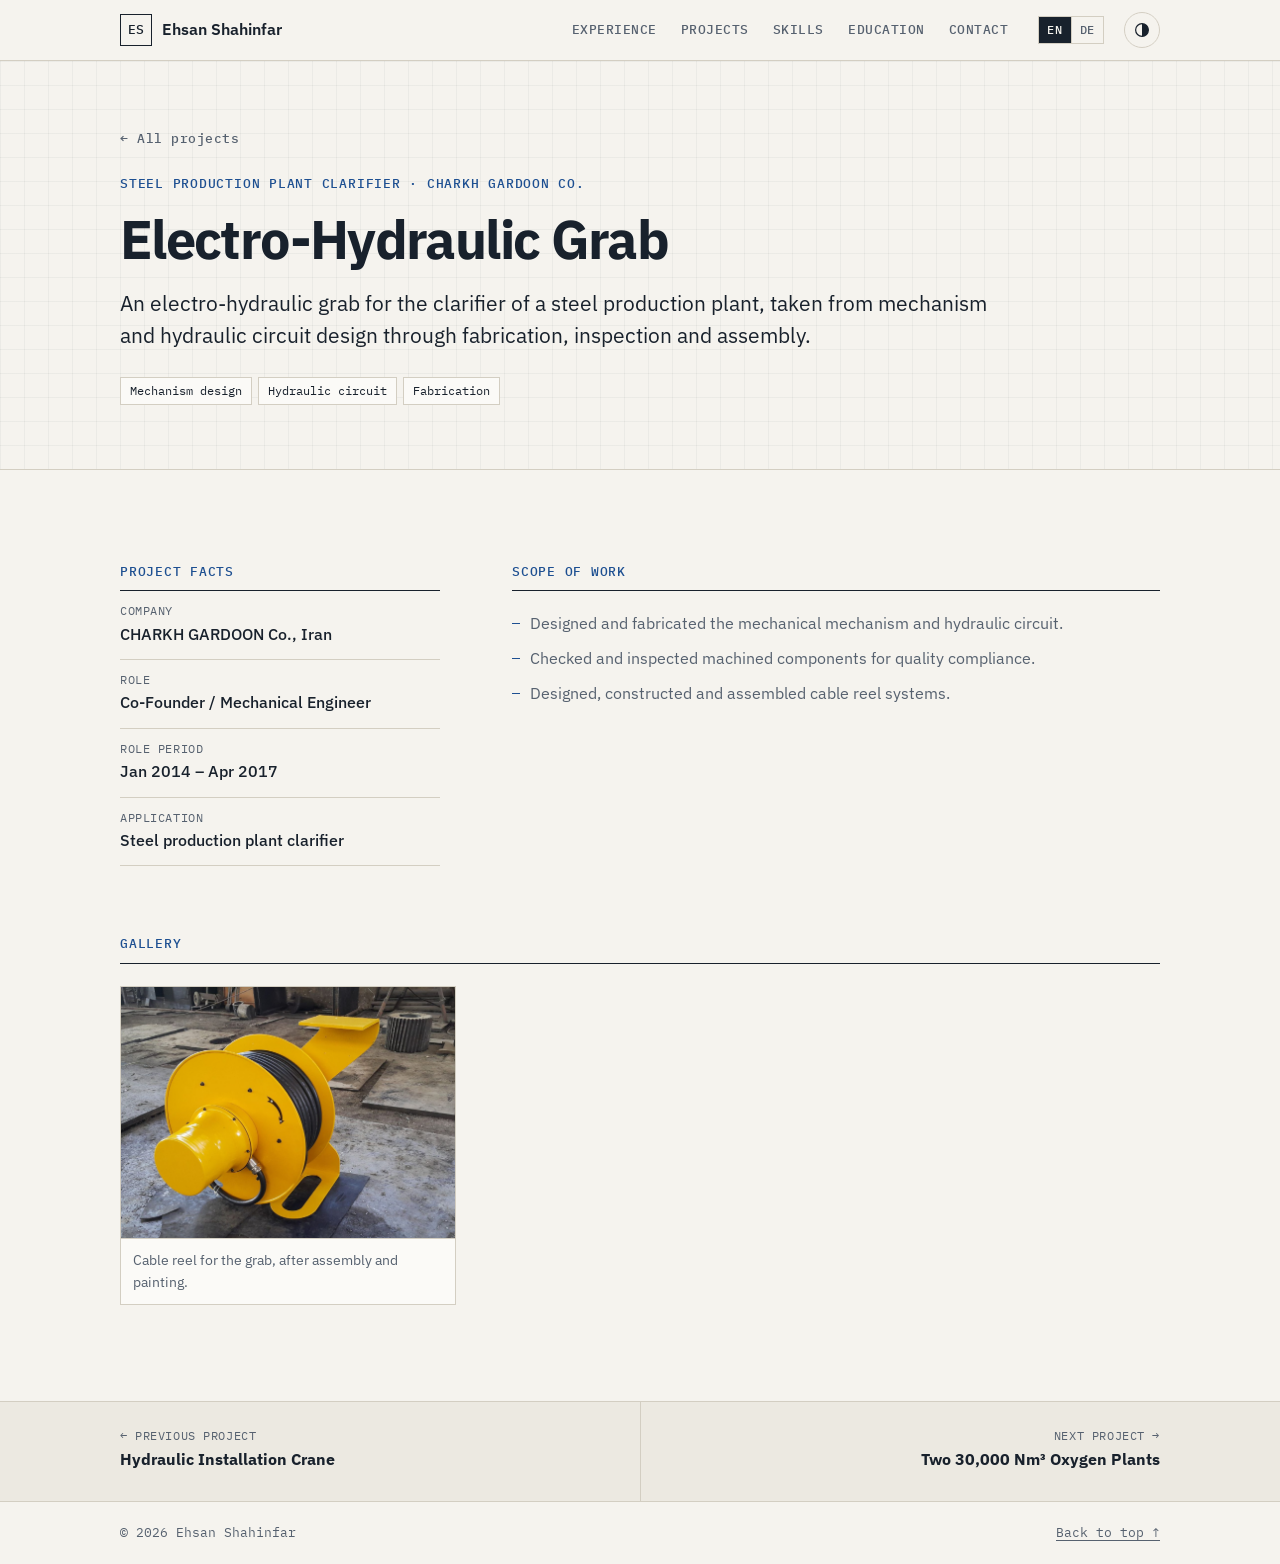
<file: projects/electro-hydraulic-grab/index.html>
<!doctype html>
<html lang="en">
<head>
  <meta charset="utf-8">
  <meta name="viewport" content="width=device-width, initial-scale=1">
  <title>Electro-Hydraulic Grab — Ehsan Shahinfar</title>
  <meta name="description" content="An electro-hydraulic grab for the clarifier of a steel production plant, taken from mechanism and hydraulic circuit design through fabrication, inspection and assembly.">
  <meta property="og:title" content="Electro-Hydraulic Grab — Ehsan Shahinfar">
  <meta property="og:description" content="An electro-hydraulic grab for the clarifier of a steel production plant, taken from mechanism and hydraulic circuit design through fabrication, inspection and assembly.">
  <meta property="og:type" content="article">
  <meta property="og:url" content="https://shahinfar.me/projects/electro-hydraulic-grab/">
  <meta name="color-scheme" content="light dark">
  <link rel="canonical" href="https://shahinfar.me/projects/electro-hydraulic-grab/">
  <link rel="alternate" hreflang="en" href="https://shahinfar.me/projects/electro-hydraulic-grab/">
  <link rel="alternate" hreflang="de" href="https://shahinfar.me/de/projects/electro-hydraulic-grab/">
  <link rel="alternate" hreflang="x-default" href="https://shahinfar.me/projects/electro-hydraulic-grab/">
  <link rel="icon" href="../../favicon.svg" type="image/svg+xml">
  <link rel="preconnect" href="https://fonts.googleapis.com">
  <link rel="preconnect" href="https://fonts.gstatic.com" crossorigin>
  <link href="https://fonts.googleapis.com/css2?family=IBM+Plex+Mono:wght@400;500&family=IBM+Plex+Sans:wght@400;500;600;700&display=swap" rel="stylesheet">
  <link rel="stylesheet" href="../../styles.css">
  <script>
    try {
      var t = localStorage.getItem('theme');
      if (t === 'light' || t === 'dark') document.documentElement.dataset.theme = t;
    } catch (e) {}
  </script>
</head>
<body>
  <!-- Generated by build.py from projects.json — edit those, not this file. -->
  <a class="skip" href="#main">Skip to content</a>

  <header class="site-header">
    <div class="wrap bar">
      <a class="brand" href="../../" aria-label="Ehsan Shahinfar — home">
        <span class="brand-mark" aria-hidden="true">ES</span>
        <span class="brand-name">Ehsan Shahinfar</span>
      </a>
      <nav aria-label="Sections">
        <ul class="nav">
          <li><a href="../../#experience">Experience</a></li>
          <li><a href="../../#projects">Projects</a></li>
          <li><a href="../../#skills">Skills</a></li>
          <li><a href="../../#education">Education</a></li>
          <li><a href="../../#contact">Contact</a></li>
        </ul>
      </nav>
      <div class="lang" role="group" aria-label="Language">
        <a href="./" lang="en" aria-current="page">EN</a>
        <a href="../../de/projects/electro-hydraulic-grab/" lang="de" hreflang="de" aria-label="Deutsch">DE</a>
      </div>
      <button class="theme-toggle" type="button" aria-label="Switch colour theme">
        <svg viewBox="0 0 24 24" width="18" height="18" aria-hidden="true"><circle cx="12" cy="12" r="8.5" fill="none" stroke="currentColor" stroke-width="1.6"/><path d="M12 3.5a8.5 8.5 0 0 1 0 17z" fill="currentColor"/></svg>
      </button>
    </div>
  </header>

  <main id="main" class="project">
    <section class="hero project-hero" id="top">
      <div class="wrap">
        <a class="back" href="../../#projects">← All projects</a>
        <p class="eyebrow">Steel Production Plant Clarifier · CHARKH GARDOON Co.</p>
        <h1>Electro-Hydraulic Grab</h1>
        <p class="lede">An electro-hydraulic grab for the clarifier of a steel production plant, taken from mechanism and hydraulic circuit design through fabrication, inspection and assembly.</p>
        <p class="chips"><span>Mechanism design</span><span>Hydraulic circuit</span><span>Fabrication</span></p>
      </div>
    </section>

    <section class="section">
      <div class="wrap">
        <div class="project-grid">
          <aside class="facts-block">
            <h2>Project facts</h2>
            <dl class="facts">
            <div><dt>Company</dt><dd>CHARKH GARDOON Co., Iran</dd></div>
            <div><dt>Role</dt><dd>Co-Founder / Mechanical Engineer</dd></div>
            <div><dt>Role period</dt><dd>Jan 2014 – Apr 2017</dd></div>
            <div><dt>Application</dt><dd>Steel production plant clarifier</dd></div>
            </dl>
          </aside>
          <div class="project-body">
          <section class="what">
            <h2>Scope of work</h2>
            <ul>
              <li>Designed and fabricated the mechanical mechanism and hydraulic circuit.</li>
              <li>Checked and inspected machined components for quality compliance.</li>
              <li>Designed, constructed and assembled cable reel systems.</li>
            </ul>
          </section>
          </div>
        </div>
        <section class="gallery-block">
          <h2>Gallery</h2>
          <div class="gallery">
            <figure>
              <a href="images/cable-reel.jpg"><img src="images/cable-reel.jpg" alt="Cable reel for the grab, after assembly and painting." loading="lazy"></a>
              <figcaption>Cable reel for the grab, after assembly and painting.</figcaption>
            </figure>
          </div>
        </section>
      </div>
    </section>

    <nav class="pager" aria-label="Project">
      <div class="wrap">
        <a href="../hydraulic-installation-crane/" rel="prev"><span>← Previous project</span><strong>Hydraulic Installation Crane</strong></a>
        <a href="../oxygen-plants/" rel="next"><span>Next project →</span><strong>Two 30,000 Nm³ Oxygen Plants</strong></a>
      </div>
    </nav>
  </main>

  <footer class="site-footer">
    <div class="wrap">
      <span>© <span id="year">2026</span> Ehsan Shahinfar</span>
      <a href="#top">Back to top ↑</a>
    </div>
  </footer>

  <script src="../../script.js" defer></script>
</body>
</html>
</file>
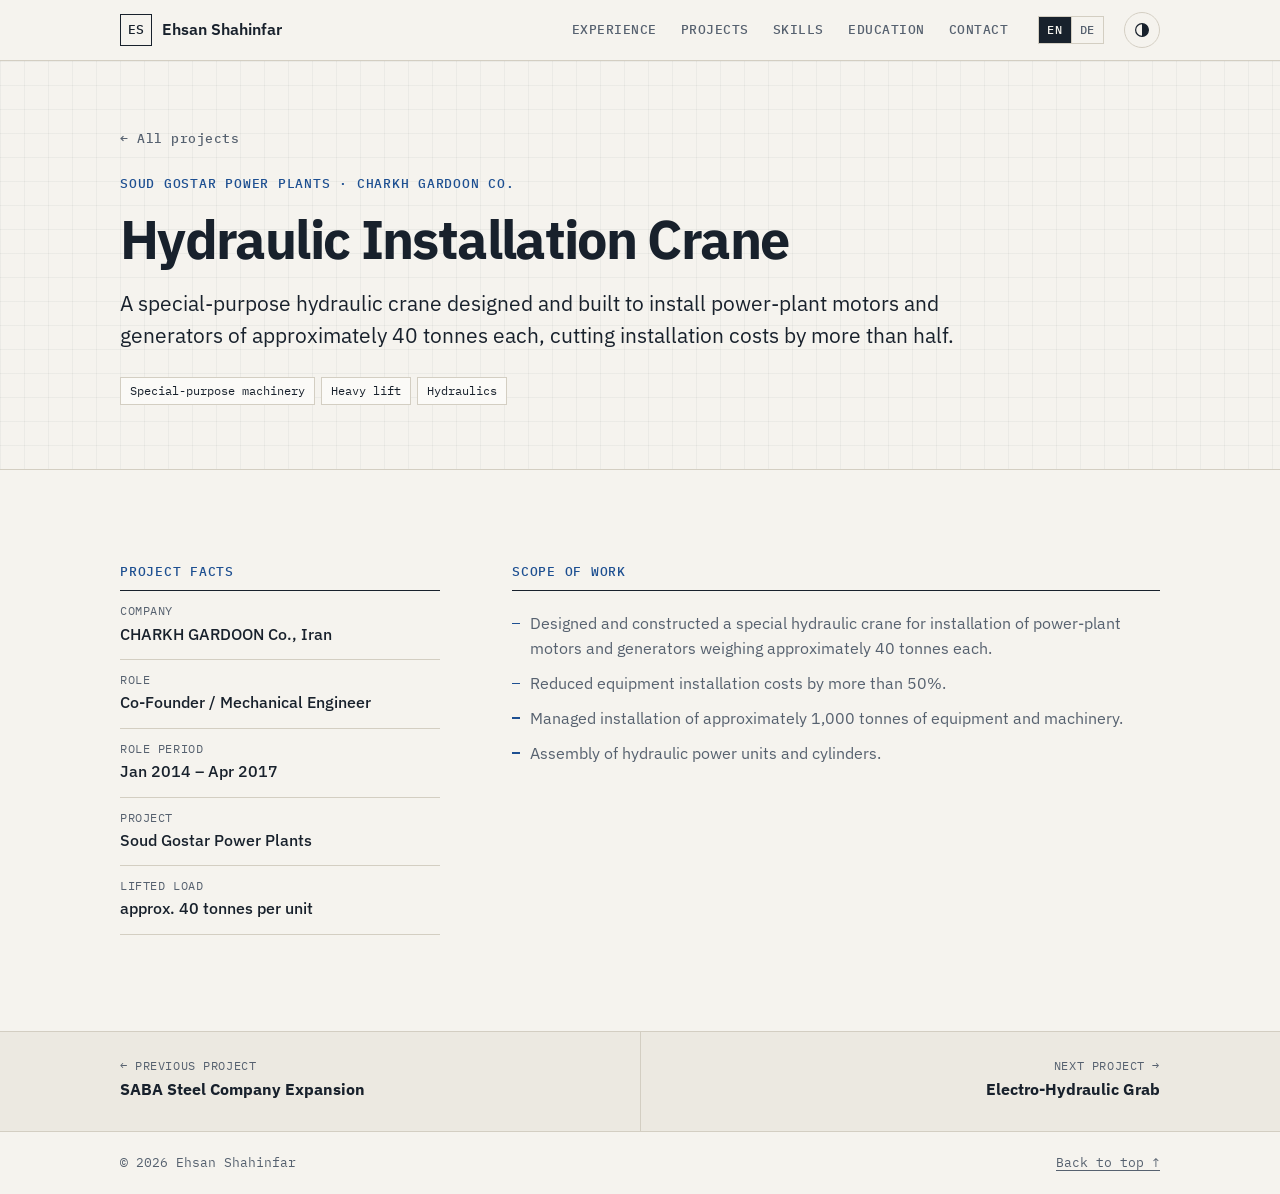
<file: projects/hydraulic-installation-crane/index.html>
<!doctype html>
<html lang="en">
<head>
  <meta charset="utf-8">
  <meta name="viewport" content="width=device-width, initial-scale=1">
  <title>Hydraulic Installation Crane — Ehsan Shahinfar</title>
  <meta name="description" content="A special-purpose hydraulic crane designed and built to install power-plant motors and generators of approximately 40 tonnes each, cutting installation costs by more than half.">
  <meta property="og:title" content="Hydraulic Installation Crane — Ehsan Shahinfar">
  <meta property="og:description" content="A special-purpose hydraulic crane designed and built to install power-plant motors and generators of approximately 40 tonnes each, cutting installation costs by more than half.">
  <meta property="og:type" content="article">
  <meta property="og:url" content="https://shahinfar.me/projects/hydraulic-installation-crane/">
  <meta name="color-scheme" content="light dark">
  <link rel="canonical" href="https://shahinfar.me/projects/hydraulic-installation-crane/">
  <link rel="alternate" hreflang="en" href="https://shahinfar.me/projects/hydraulic-installation-crane/">
  <link rel="alternate" hreflang="de" href="https://shahinfar.me/de/projects/hydraulic-installation-crane/">
  <link rel="alternate" hreflang="x-default" href="https://shahinfar.me/projects/hydraulic-installation-crane/">
  <link rel="icon" href="../../favicon.svg" type="image/svg+xml">
  <link rel="preconnect" href="https://fonts.googleapis.com">
  <link rel="preconnect" href="https://fonts.gstatic.com" crossorigin>
  <link href="https://fonts.googleapis.com/css2?family=IBM+Plex+Mono:wght@400;500&family=IBM+Plex+Sans:wght@400;500;600;700&display=swap" rel="stylesheet">
  <link rel="stylesheet" href="../../styles.css">
  <script>
    try {
      var t = localStorage.getItem('theme');
      if (t === 'light' || t === 'dark') document.documentElement.dataset.theme = t;
    } catch (e) {}
  </script>
</head>
<body>
  <!-- Generated by build.py from projects.json — edit those, not this file. -->
  <a class="skip" href="#main">Skip to content</a>

  <header class="site-header">
    <div class="wrap bar">
      <a class="brand" href="../../" aria-label="Ehsan Shahinfar — home">
        <span class="brand-mark" aria-hidden="true">ES</span>
        <span class="brand-name">Ehsan Shahinfar</span>
      </a>
      <nav aria-label="Sections">
        <ul class="nav">
          <li><a href="../../#experience">Experience</a></li>
          <li><a href="../../#projects">Projects</a></li>
          <li><a href="../../#skills">Skills</a></li>
          <li><a href="../../#education">Education</a></li>
          <li><a href="../../#contact">Contact</a></li>
        </ul>
      </nav>
      <div class="lang" role="group" aria-label="Language">
        <a href="./" lang="en" aria-current="page">EN</a>
        <a href="../../de/projects/hydraulic-installation-crane/" lang="de" hreflang="de" aria-label="Deutsch">DE</a>
      </div>
      <button class="theme-toggle" type="button" aria-label="Switch colour theme">
        <svg viewBox="0 0 24 24" width="18" height="18" aria-hidden="true"><circle cx="12" cy="12" r="8.5" fill="none" stroke="currentColor" stroke-width="1.6"/><path d="M12 3.5a8.5 8.5 0 0 1 0 17z" fill="currentColor"/></svg>
      </button>
    </div>
  </header>

  <main id="main" class="project">
    <section class="hero project-hero" id="top">
      <div class="wrap">
        <a class="back" href="../../#projects">← All projects</a>
        <p class="eyebrow">Soud Gostar Power Plants · CHARKH GARDOON Co.</p>
        <h1>Hydraulic Installation Crane</h1>
        <p class="lede">A special-purpose hydraulic crane designed and built to install power-plant motors and generators of approximately 40 tonnes each, cutting installation costs by more than half.</p>
        <p class="chips"><span>Special-purpose machinery</span><span>Heavy lift</span><span>Hydraulics</span></p>
      </div>
    </section>

    <section class="section">
      <div class="wrap">
        <div class="project-grid">
          <aside class="facts-block">
            <h2>Project facts</h2>
            <dl class="facts">
            <div><dt>Company</dt><dd>CHARKH GARDOON Co., Iran</dd></div>
            <div><dt>Role</dt><dd>Co-Founder / Mechanical Engineer</dd></div>
            <div><dt>Role period</dt><dd>Jan 2014 – Apr 2017</dd></div>
            <div><dt>Project</dt><dd>Soud Gostar Power Plants</dd></div>
            <div><dt>Lifted load</dt><dd>approx. 40 tonnes per unit</dd></div>
            </dl>
          </aside>
          <div class="project-body">
          <section class="what">
            <h2>Scope of work</h2>
            <ul>
              <li>Designed and constructed a special hydraulic crane for installation of power-plant motors and generators weighing approximately 40 tonnes each.</li>
              <li>Reduced equipment installation costs by more than 50%.</li>
              <li>Managed installation of approximately 1,000 tonnes of equipment and machinery.</li>
              <li>Assembly of hydraulic power units and cylinders.</li>
            </ul>
          </section>
          </div>
        </div>
      </div>
    </section>

    <nav class="pager" aria-label="Project">
      <div class="wrap">
        <a href="../saba-steel-expansion/" rel="prev"><span>← Previous project</span><strong>SABA Steel Company Expansion</strong></a>
        <a href="../electro-hydraulic-grab/" rel="next"><span>Next project →</span><strong>Electro-Hydraulic Grab</strong></a>
      </div>
    </nav>
  </main>

  <footer class="site-footer">
    <div class="wrap">
      <span>© <span id="year">2026</span> Ehsan Shahinfar</span>
      <a href="#top">Back to top ↑</a>
    </div>
  </footer>

  <script src="../../script.js" defer></script>
</body>
</html>
</file>
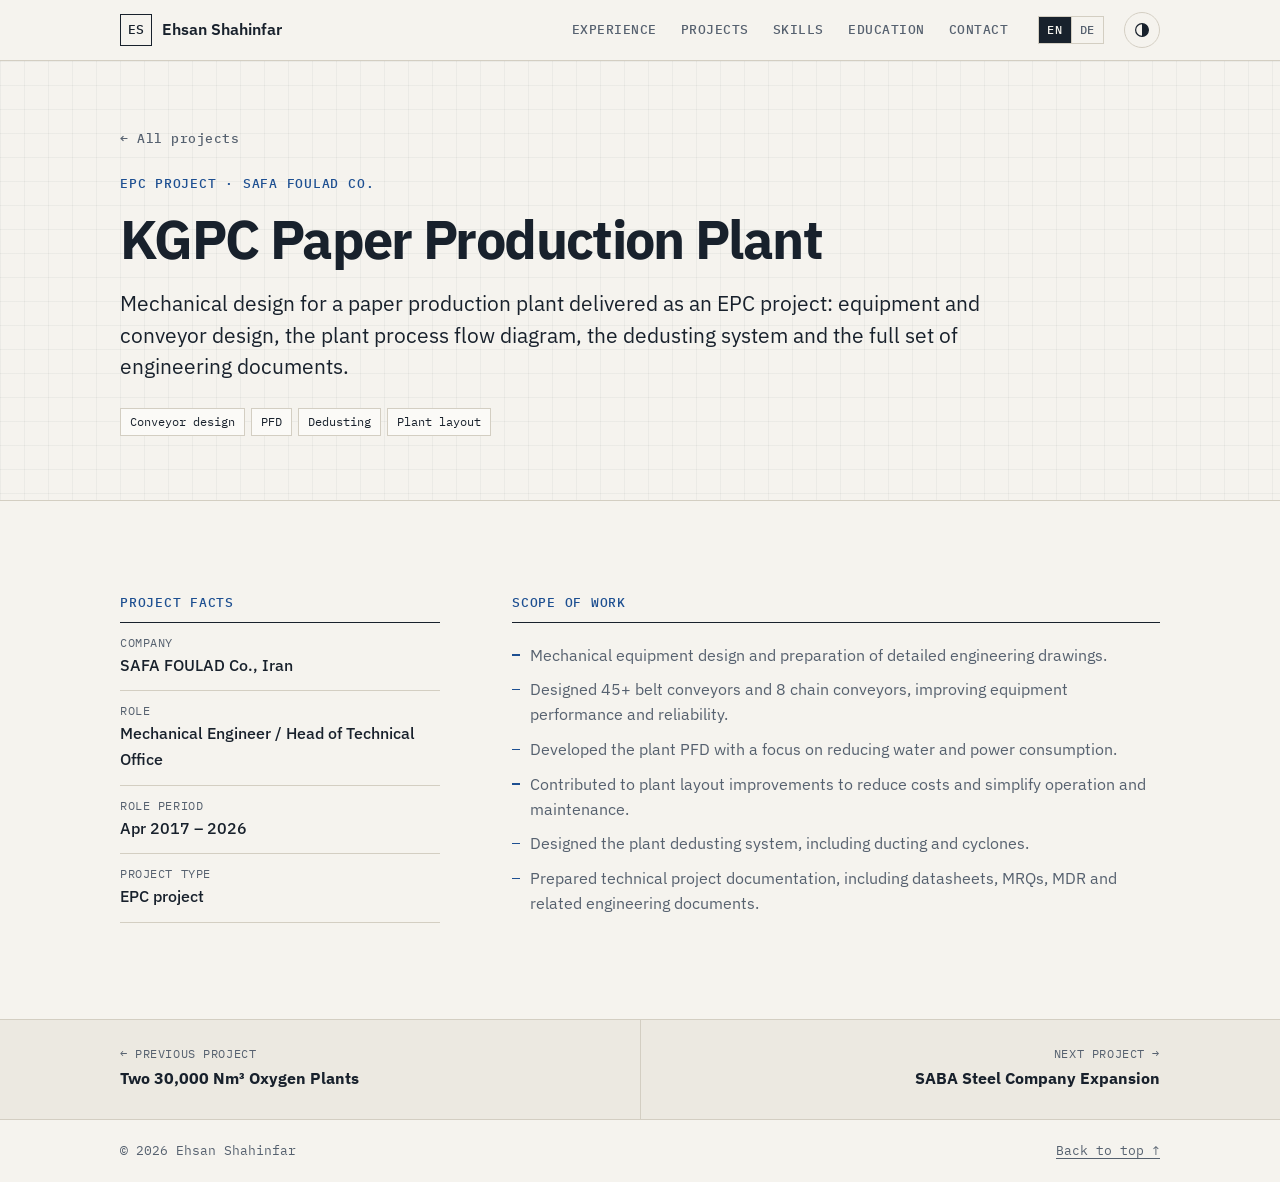
<file: projects/kgpc-paper-plant/index.html>
<!doctype html>
<html lang="en">
<head>
  <meta charset="utf-8">
  <meta name="viewport" content="width=device-width, initial-scale=1">
  <title>KGPC Paper Production Plant — Ehsan Shahinfar</title>
  <meta name="description" content="Mechanical design for a paper production plant delivered as an EPC project: equipment and conveyor design, the plant process flow diagram, the dedusting system and the full set of engineering documents.">
  <meta property="og:title" content="KGPC Paper Production Plant — Ehsan Shahinfar">
  <meta property="og:description" content="Mechanical design for a paper production plant delivered as an EPC project: equipment and conveyor design, the plant process flow diagram, the dedusting system and the full set of engineering documents.">
  <meta property="og:type" content="article">
  <meta property="og:url" content="https://shahinfar.me/projects/kgpc-paper-plant/">
  <meta name="color-scheme" content="light dark">
  <link rel="canonical" href="https://shahinfar.me/projects/kgpc-paper-plant/">
  <link rel="alternate" hreflang="en" href="https://shahinfar.me/projects/kgpc-paper-plant/">
  <link rel="alternate" hreflang="de" href="https://shahinfar.me/de/projects/kgpc-paper-plant/">
  <link rel="alternate" hreflang="x-default" href="https://shahinfar.me/projects/kgpc-paper-plant/">
  <link rel="icon" href="../../favicon.svg" type="image/svg+xml">
  <link rel="preconnect" href="https://fonts.googleapis.com">
  <link rel="preconnect" href="https://fonts.gstatic.com" crossorigin>
  <link href="https://fonts.googleapis.com/css2?family=IBM+Plex+Mono:wght@400;500&family=IBM+Plex+Sans:wght@400;500;600;700&display=swap" rel="stylesheet">
  <link rel="stylesheet" href="../../styles.css">
  <script>
    try {
      var t = localStorage.getItem('theme');
      if (t === 'light' || t === 'dark') document.documentElement.dataset.theme = t;
    } catch (e) {}
  </script>
</head>
<body>
  <!-- Generated by build.py from projects.json — edit those, not this file. -->
  <a class="skip" href="#main">Skip to content</a>

  <header class="site-header">
    <div class="wrap bar">
      <a class="brand" href="../../" aria-label="Ehsan Shahinfar — home">
        <span class="brand-mark" aria-hidden="true">ES</span>
        <span class="brand-name">Ehsan Shahinfar</span>
      </a>
      <nav aria-label="Sections">
        <ul class="nav">
          <li><a href="../../#experience">Experience</a></li>
          <li><a href="../../#projects">Projects</a></li>
          <li><a href="../../#skills">Skills</a></li>
          <li><a href="../../#education">Education</a></li>
          <li><a href="../../#contact">Contact</a></li>
        </ul>
      </nav>
      <div class="lang" role="group" aria-label="Language">
        <a href="./" lang="en" aria-current="page">EN</a>
        <a href="../../de/projects/kgpc-paper-plant/" lang="de" hreflang="de" aria-label="Deutsch">DE</a>
      </div>
      <button class="theme-toggle" type="button" aria-label="Switch colour theme">
        <svg viewBox="0 0 24 24" width="18" height="18" aria-hidden="true"><circle cx="12" cy="12" r="8.5" fill="none" stroke="currentColor" stroke-width="1.6"/><path d="M12 3.5a8.5 8.5 0 0 1 0 17z" fill="currentColor"/></svg>
      </button>
    </div>
  </header>

  <main id="main" class="project">
    <section class="hero project-hero" id="top">
      <div class="wrap">
        <a class="back" href="../../#projects">← All projects</a>
        <p class="eyebrow">EPC Project · SAFA FOULAD Co.</p>
        <h1>KGPC Paper Production Plant</h1>
        <p class="lede">Mechanical design for a paper production plant delivered as an EPC project: equipment and conveyor design, the plant process flow diagram, the dedusting system and the full set of engineering documents.</p>
        <p class="chips"><span>Conveyor design</span><span>PFD</span><span>Dedusting</span><span>Plant layout</span></p>
      </div>
    </section>

    <section class="section">
      <div class="wrap">
        <div class="project-grid">
          <aside class="facts-block">
            <h2>Project facts</h2>
            <dl class="facts">
            <div><dt>Company</dt><dd>SAFA FOULAD Co., Iran</dd></div>
            <div><dt>Role</dt><dd>Mechanical Engineer / Head of Technical Office</dd></div>
            <div><dt>Role period</dt><dd>Apr 2017 – 2026</dd></div>
            <div><dt>Project type</dt><dd>EPC project</dd></div>
            </dl>
          </aside>
          <div class="project-body">
          <section class="what">
            <h2>Scope of work</h2>
            <ul>
              <li>Mechanical equipment design and preparation of detailed engineering drawings.</li>
              <li>Designed 45+ belt conveyors and 8 chain conveyors, improving equipment performance and reliability.</li>
              <li>Developed the plant PFD with a focus on reducing water and power consumption.</li>
              <li>Contributed to plant layout improvements to reduce costs and simplify operation and maintenance.</li>
              <li>Designed the plant dedusting system, including ducting and cyclones.</li>
              <li>Prepared technical project documentation, including datasheets, MRQs, MDR and related engineering documents.</li>
            </ul>
          </section>
          </div>
        </div>
      </div>
    </section>

    <nav class="pager" aria-label="Project">
      <div class="wrap">
        <a href="../oxygen-plants/" rel="prev"><span>← Previous project</span><strong>Two 30,000 Nm³ Oxygen Plants</strong></a>
        <a href="../saba-steel-expansion/" rel="next"><span>Next project →</span><strong>SABA Steel Company Expansion</strong></a>
      </div>
    </nav>
  </main>

  <footer class="site-footer">
    <div class="wrap">
      <span>© <span id="year">2026</span> Ehsan Shahinfar</span>
      <a href="#top">Back to top ↑</a>
    </div>
  </footer>

  <script src="../../script.js" defer></script>
</body>
</html>
</file>
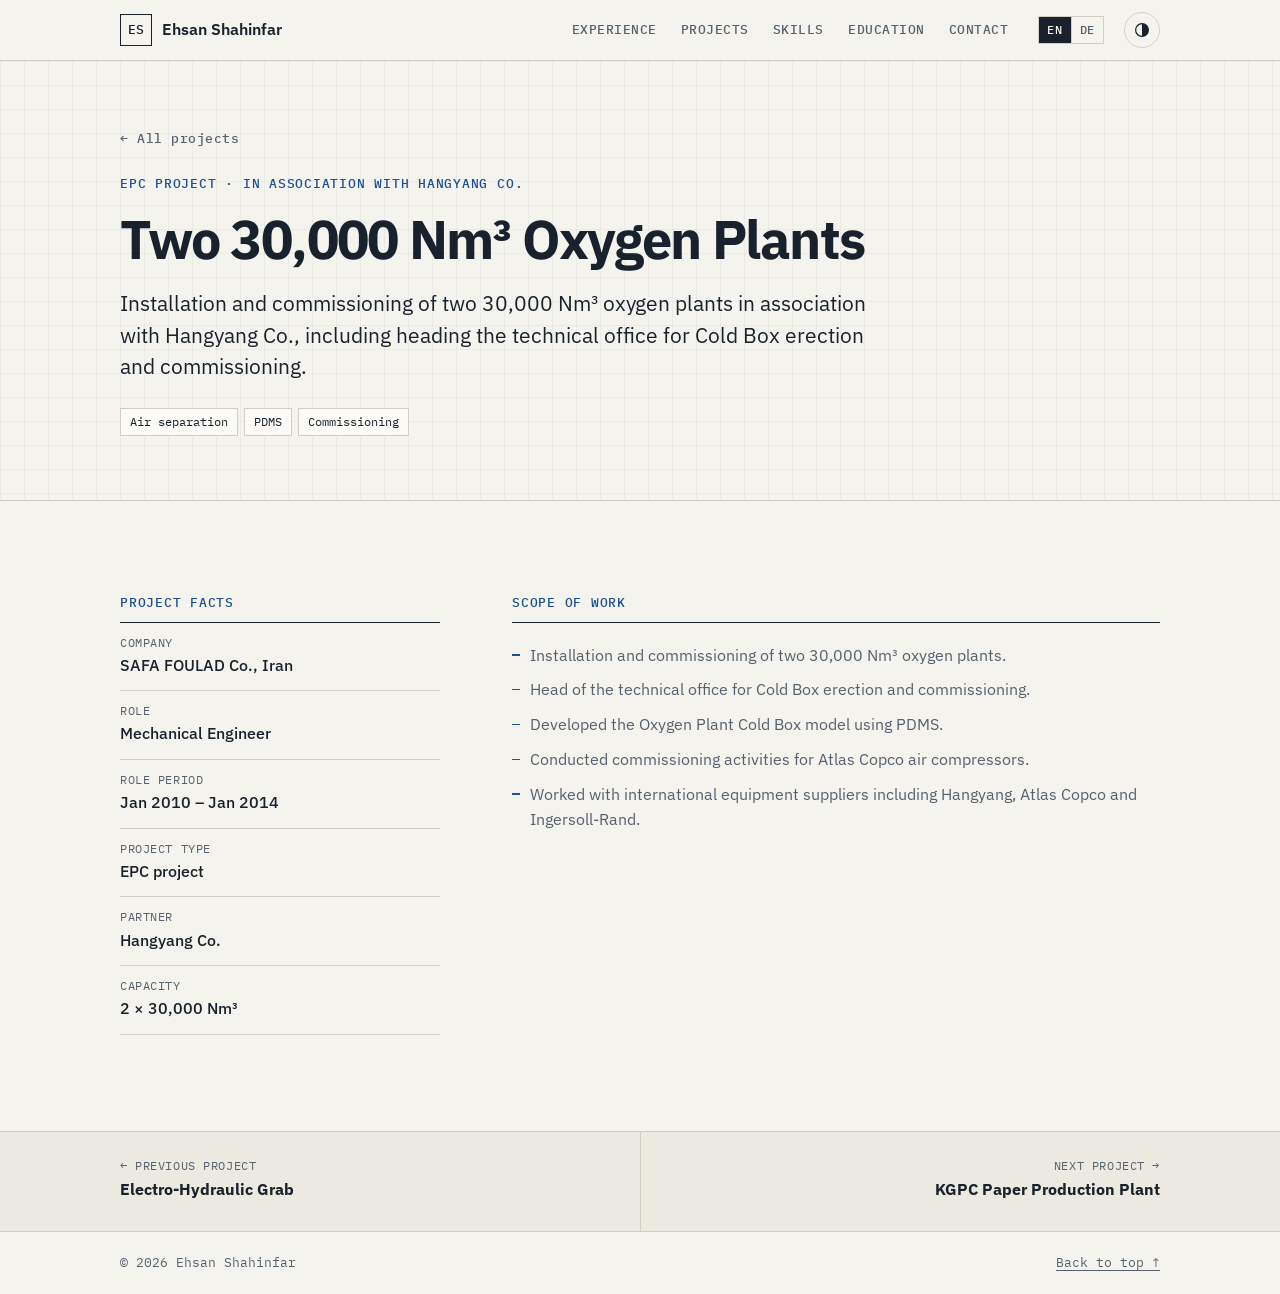
<file: projects/oxygen-plants/index.html>
<!doctype html>
<html lang="en">
<head>
  <meta charset="utf-8">
  <meta name="viewport" content="width=device-width, initial-scale=1">
  <title>Two 30,000 Nm³ Oxygen Plants — Ehsan Shahinfar</title>
  <meta name="description" content="Installation and commissioning of two 30,000 Nm³ oxygen plants in association with Hangyang Co., including heading the technical office for Cold Box erection and commissioning.">
  <meta property="og:title" content="Two 30,000 Nm³ Oxygen Plants — Ehsan Shahinfar">
  <meta property="og:description" content="Installation and commissioning of two 30,000 Nm³ oxygen plants in association with Hangyang Co., including heading the technical office for Cold Box erection and commissioning.">
  <meta property="og:type" content="article">
  <meta property="og:url" content="https://shahinfar.me/projects/oxygen-plants/">
  <meta name="color-scheme" content="light dark">
  <link rel="canonical" href="https://shahinfar.me/projects/oxygen-plants/">
  <link rel="alternate" hreflang="en" href="https://shahinfar.me/projects/oxygen-plants/">
  <link rel="alternate" hreflang="de" href="https://shahinfar.me/de/projects/oxygen-plants/">
  <link rel="alternate" hreflang="x-default" href="https://shahinfar.me/projects/oxygen-plants/">
  <link rel="icon" href="../../favicon.svg" type="image/svg+xml">
  <link rel="preconnect" href="https://fonts.googleapis.com">
  <link rel="preconnect" href="https://fonts.gstatic.com" crossorigin>
  <link href="https://fonts.googleapis.com/css2?family=IBM+Plex+Mono:wght@400;500&family=IBM+Plex+Sans:wght@400;500;600;700&display=swap" rel="stylesheet">
  <link rel="stylesheet" href="../../styles.css">
  <script>
    try {
      var t = localStorage.getItem('theme');
      if (t === 'light' || t === 'dark') document.documentElement.dataset.theme = t;
    } catch (e) {}
  </script>
</head>
<body>
  <!-- Generated by build.py from projects.json — edit those, not this file. -->
  <a class="skip" href="#main">Skip to content</a>

  <header class="site-header">
    <div class="wrap bar">
      <a class="brand" href="../../" aria-label="Ehsan Shahinfar — home">
        <span class="brand-mark" aria-hidden="true">ES</span>
        <span class="brand-name">Ehsan Shahinfar</span>
      </a>
      <nav aria-label="Sections">
        <ul class="nav">
          <li><a href="../../#experience">Experience</a></li>
          <li><a href="../../#projects">Projects</a></li>
          <li><a href="../../#skills">Skills</a></li>
          <li><a href="../../#education">Education</a></li>
          <li><a href="../../#contact">Contact</a></li>
        </ul>
      </nav>
      <div class="lang" role="group" aria-label="Language">
        <a href="./" lang="en" aria-current="page">EN</a>
        <a href="../../de/projects/oxygen-plants/" lang="de" hreflang="de" aria-label="Deutsch">DE</a>
      </div>
      <button class="theme-toggle" type="button" aria-label="Switch colour theme">
        <svg viewBox="0 0 24 24" width="18" height="18" aria-hidden="true"><circle cx="12" cy="12" r="8.5" fill="none" stroke="currentColor" stroke-width="1.6"/><path d="M12 3.5a8.5 8.5 0 0 1 0 17z" fill="currentColor"/></svg>
      </button>
    </div>
  </header>

  <main id="main" class="project">
    <section class="hero project-hero" id="top">
      <div class="wrap">
        <a class="back" href="../../#projects">← All projects</a>
        <p class="eyebrow">EPC Project · In association with Hangyang Co.</p>
        <h1>Two 30,000 Nm³ Oxygen Plants</h1>
        <p class="lede">Installation and commissioning of two 30,000 Nm³ oxygen plants in association with Hangyang Co., including heading the technical office for Cold Box erection and commissioning.</p>
        <p class="chips"><span>Air separation</span><span>PDMS</span><span>Commissioning</span></p>
      </div>
    </section>

    <section class="section">
      <div class="wrap">
        <div class="project-grid">
          <aside class="facts-block">
            <h2>Project facts</h2>
            <dl class="facts">
            <div><dt>Company</dt><dd>SAFA FOULAD Co., Iran</dd></div>
            <div><dt>Role</dt><dd>Mechanical Engineer</dd></div>
            <div><dt>Role period</dt><dd>Jan 2010 – Jan 2014</dd></div>
            <div><dt>Project type</dt><dd>EPC project</dd></div>
            <div><dt>Partner</dt><dd>Hangyang Co.</dd></div>
            <div><dt>Capacity</dt><dd>2 × 30,000 Nm³</dd></div>
            </dl>
          </aside>
          <div class="project-body">
          <section class="what">
            <h2>Scope of work</h2>
            <ul>
              <li>Installation and commissioning of two 30,000 Nm³ oxygen plants.</li>
              <li>Head of the technical office for Cold Box erection and commissioning.</li>
              <li>Developed the Oxygen Plant Cold Box model using PDMS.</li>
              <li>Conducted commissioning activities for Atlas Copco air compressors.</li>
              <li>Worked with international equipment suppliers including Hangyang, Atlas Copco and Ingersoll-Rand.</li>
            </ul>
          </section>
          </div>
        </div>
      </div>
    </section>

    <nav class="pager" aria-label="Project">
      <div class="wrap">
        <a href="../electro-hydraulic-grab/" rel="prev"><span>← Previous project</span><strong>Electro-Hydraulic Grab</strong></a>
        <a href="../kgpc-paper-plant/" rel="next"><span>Next project →</span><strong>KGPC Paper Production Plant</strong></a>
      </div>
    </nav>
  </main>

  <footer class="site-footer">
    <div class="wrap">
      <span>© <span id="year">2026</span> Ehsan Shahinfar</span>
      <a href="#top">Back to top ↑</a>
    </div>
  </footer>

  <script src="../../script.js" defer></script>
</body>
</html>
</file>
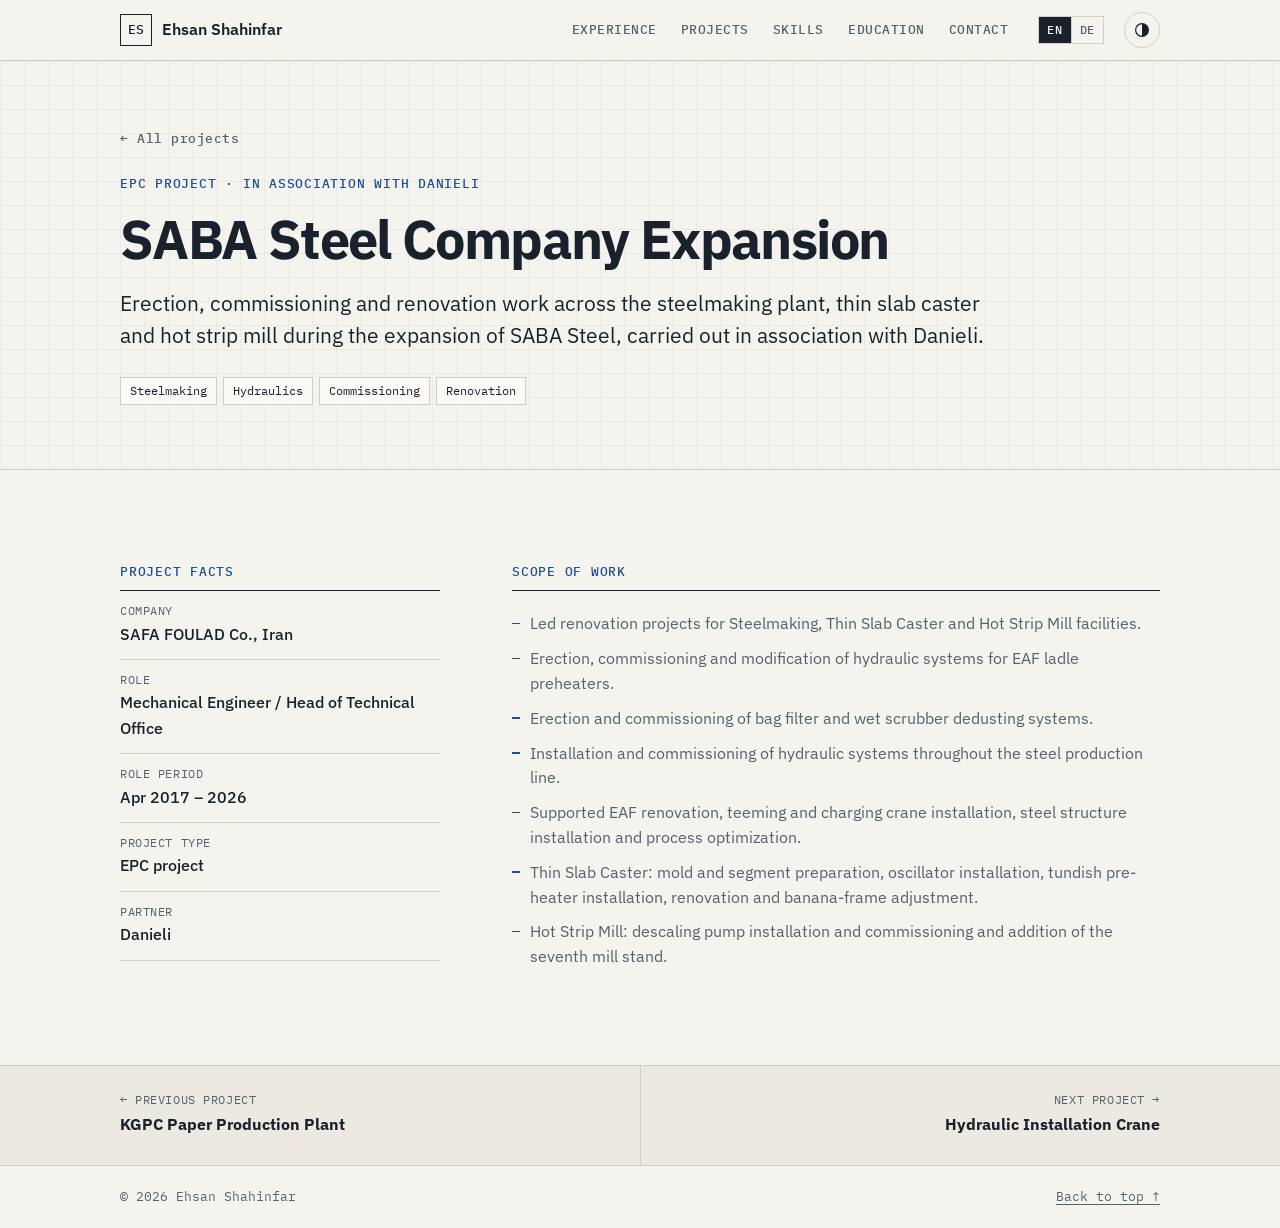
<file: projects/saba-steel-expansion/index.html>
<!doctype html>
<html lang="en">
<head>
  <meta charset="utf-8">
  <meta name="viewport" content="width=device-width, initial-scale=1">
  <title>SABA Steel Company Expansion — Ehsan Shahinfar</title>
  <meta name="description" content="Erection, commissioning and renovation work across the steelmaking plant, thin slab caster and hot strip mill during the expansion of SABA Steel, carried out in association with Danieli.">
  <meta property="og:title" content="SABA Steel Company Expansion — Ehsan Shahinfar">
  <meta property="og:description" content="Erection, commissioning and renovation work across the steelmaking plant, thin slab caster and hot strip mill during the expansion of SABA Steel, carried out in association with Danieli.">
  <meta property="og:type" content="article">
  <meta property="og:url" content="https://shahinfar.me/projects/saba-steel-expansion/">
  <meta name="color-scheme" content="light dark">
  <link rel="canonical" href="https://shahinfar.me/projects/saba-steel-expansion/">
  <link rel="alternate" hreflang="en" href="https://shahinfar.me/projects/saba-steel-expansion/">
  <link rel="alternate" hreflang="de" href="https://shahinfar.me/de/projects/saba-steel-expansion/">
  <link rel="alternate" hreflang="x-default" href="https://shahinfar.me/projects/saba-steel-expansion/">
  <link rel="icon" href="../../favicon.svg" type="image/svg+xml">
  <link rel="preconnect" href="https://fonts.googleapis.com">
  <link rel="preconnect" href="https://fonts.gstatic.com" crossorigin>
  <link href="https://fonts.googleapis.com/css2?family=IBM+Plex+Mono:wght@400;500&family=IBM+Plex+Sans:wght@400;500;600;700&display=swap" rel="stylesheet">
  <link rel="stylesheet" href="../../styles.css">
  <script>
    try {
      var t = localStorage.getItem('theme');
      if (t === 'light' || t === 'dark') document.documentElement.dataset.theme = t;
    } catch (e) {}
  </script>
</head>
<body>
  <!-- Generated by build.py from projects.json — edit those, not this file. -->
  <a class="skip" href="#main">Skip to content</a>

  <header class="site-header">
    <div class="wrap bar">
      <a class="brand" href="../../" aria-label="Ehsan Shahinfar — home">
        <span class="brand-mark" aria-hidden="true">ES</span>
        <span class="brand-name">Ehsan Shahinfar</span>
      </a>
      <nav aria-label="Sections">
        <ul class="nav">
          <li><a href="../../#experience">Experience</a></li>
          <li><a href="../../#projects">Projects</a></li>
          <li><a href="../../#skills">Skills</a></li>
          <li><a href="../../#education">Education</a></li>
          <li><a href="../../#contact">Contact</a></li>
        </ul>
      </nav>
      <div class="lang" role="group" aria-label="Language">
        <a href="./" lang="en" aria-current="page">EN</a>
        <a href="../../de/projects/saba-steel-expansion/" lang="de" hreflang="de" aria-label="Deutsch">DE</a>
      </div>
      <button class="theme-toggle" type="button" aria-label="Switch colour theme">
        <svg viewBox="0 0 24 24" width="18" height="18" aria-hidden="true"><circle cx="12" cy="12" r="8.5" fill="none" stroke="currentColor" stroke-width="1.6"/><path d="M12 3.5a8.5 8.5 0 0 1 0 17z" fill="currentColor"/></svg>
      </button>
    </div>
  </header>

  <main id="main" class="project">
    <section class="hero project-hero" id="top">
      <div class="wrap">
        <a class="back" href="../../#projects">← All projects</a>
        <p class="eyebrow">EPC Project · In association with Danieli</p>
        <h1>SABA Steel Company Expansion</h1>
        <p class="lede">Erection, commissioning and renovation work across the steelmaking plant, thin slab caster and hot strip mill during the expansion of SABA Steel, carried out in association with Danieli.</p>
        <p class="chips"><span>Steelmaking</span><span>Hydraulics</span><span>Commissioning</span><span>Renovation</span></p>
      </div>
    </section>

    <section class="section">
      <div class="wrap">
        <div class="project-grid">
          <aside class="facts-block">
            <h2>Project facts</h2>
            <dl class="facts">
            <div><dt>Company</dt><dd>SAFA FOULAD Co., Iran</dd></div>
            <div><dt>Role</dt><dd>Mechanical Engineer / Head of Technical Office</dd></div>
            <div><dt>Role period</dt><dd>Apr 2017 – 2026</dd></div>
            <div><dt>Project type</dt><dd>EPC project</dd></div>
            <div><dt>Partner</dt><dd>Danieli</dd></div>
            </dl>
          </aside>
          <div class="project-body">
          <section class="what">
            <h2>Scope of work</h2>
            <ul>
              <li>Led renovation projects for Steelmaking, Thin Slab Caster and Hot Strip Mill facilities.</li>
              <li>Erection, commissioning and modification of hydraulic systems for EAF ladle preheaters.</li>
              <li>Erection and commissioning of bag filter and wet scrubber dedusting systems.</li>
              <li>Installation and commissioning of hydraulic systems throughout the steel production line.</li>
              <li>Supported EAF renovation, teeming and charging crane installation, steel structure installation and process optimization.</li>
              <li>Thin Slab Caster: mold and segment preparation, oscillator installation, tundish pre-heater installation, renovation and banana-frame adjustment.</li>
              <li>Hot Strip Mill: descaling pump installation and commissioning and addition of the seventh mill stand.</li>
            </ul>
          </section>
          </div>
        </div>
      </div>
    </section>

    <nav class="pager" aria-label="Project">
      <div class="wrap">
        <a href="../kgpc-paper-plant/" rel="prev"><span>← Previous project</span><strong>KGPC Paper Production Plant</strong></a>
        <a href="../hydraulic-installation-crane/" rel="next"><span>Next project →</span><strong>Hydraulic Installation Crane</strong></a>
      </div>
    </nav>
  </main>

  <footer class="site-footer">
    <div class="wrap">
      <span>© <span id="year">2026</span> Ehsan Shahinfar</span>
      <a href="#top">Back to top ↑</a>
    </div>
  </footer>

  <script src="../../script.js" defer></script>
</body>
</html>
</file>
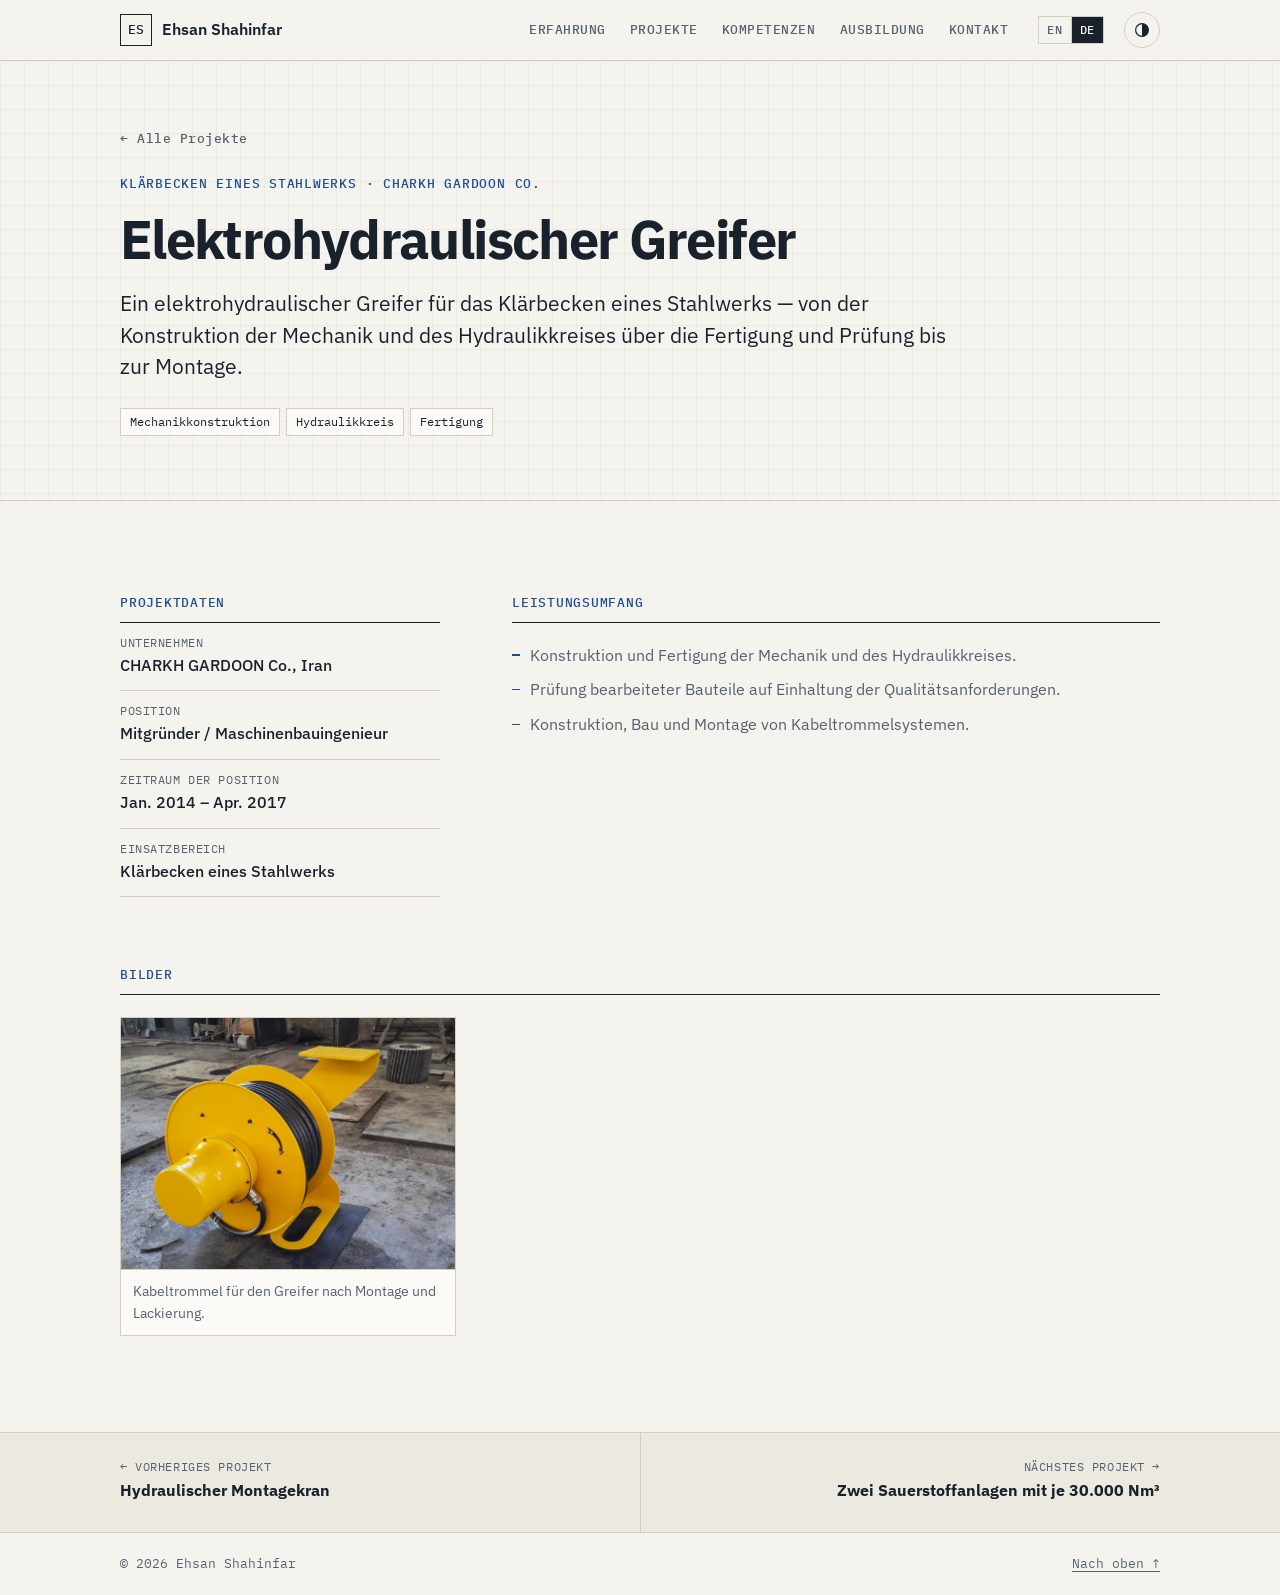
<file: de/projects/electro-hydraulic-grab/index.html>
<!doctype html>
<html lang="de">
<head>
  <meta charset="utf-8">
  <meta name="viewport" content="width=device-width, initial-scale=1">
  <title>Elektrohydraulischer Greifer — Ehsan Shahinfar</title>
  <meta name="description" content="Ein elektrohydraulischer Greifer für das Klärbecken eines Stahlwerks — von der Konstruktion der Mechanik und des Hydraulikkreises über die Fertigung und Prüfung bis zur Montage.">
  <meta property="og:title" content="Elektrohydraulischer Greifer — Ehsan Shahinfar">
  <meta property="og:description" content="Ein elektrohydraulischer Greifer für das Klärbecken eines Stahlwerks — von der Konstruktion der Mechanik und des Hydraulikkreises über die Fertigung und Prüfung bis zur Montage.">
  <meta property="og:type" content="article">
  <meta property="og:url" content="https://shahinfar.me/de/projects/electro-hydraulic-grab/">
  <meta name="color-scheme" content="light dark">
  <link rel="canonical" href="https://shahinfar.me/de/projects/electro-hydraulic-grab/">
  <link rel="alternate" hreflang="en" href="https://shahinfar.me/projects/electro-hydraulic-grab/">
  <link rel="alternate" hreflang="de" href="https://shahinfar.me/de/projects/electro-hydraulic-grab/">
  <link rel="alternate" hreflang="x-default" href="https://shahinfar.me/projects/electro-hydraulic-grab/">
  <link rel="icon" href="../../../favicon.svg" type="image/svg+xml">
  <link rel="preconnect" href="https://fonts.googleapis.com">
  <link rel="preconnect" href="https://fonts.gstatic.com" crossorigin>
  <link href="https://fonts.googleapis.com/css2?family=IBM+Plex+Mono:wght@400;500&family=IBM+Plex+Sans:wght@400;500;600;700&display=swap" rel="stylesheet">
  <link rel="stylesheet" href="../../../styles.css">
  <script>
    try {
      var t = localStorage.getItem('theme');
      if (t === 'light' || t === 'dark') document.documentElement.dataset.theme = t;
    } catch (e) {}
  </script>
</head>
<body>
  <!-- Generated by build.py from projects.json — edit those, not this file. -->
  <a class="skip" href="#main">Zum Inhalt springen</a>

  <header class="site-header">
    <div class="wrap bar">
      <a class="brand" href="../../../de/" aria-label="Ehsan Shahinfar — Startseite">
        <span class="brand-mark" aria-hidden="true">ES</span>
        <span class="brand-name">Ehsan Shahinfar</span>
      </a>
      <nav aria-label="Abschnitte">
        <ul class="nav">
          <li><a href="../../../de/#experience">Erfahrung</a></li>
          <li><a href="../../../de/#projects">Projekte</a></li>
          <li><a href="../../../de/#skills">Kompetenzen</a></li>
          <li><a href="../../../de/#education">Ausbildung</a></li>
          <li><a href="../../../de/#contact">Kontakt</a></li>
        </ul>
      </nav>
      <div class="lang" role="group" aria-label="Sprache">
        <a href="../../../projects/electro-hydraulic-grab/" lang="en" hreflang="en" aria-label="English">EN</a>
        <a href="./" lang="de" aria-current="page">DE</a>
      </div>
      <button class="theme-toggle" type="button" aria-label="Farbschema wechseln">
        <svg viewBox="0 0 24 24" width="18" height="18" aria-hidden="true"><circle cx="12" cy="12" r="8.5" fill="none" stroke="currentColor" stroke-width="1.6"/><path d="M12 3.5a8.5 8.5 0 0 1 0 17z" fill="currentColor"/></svg>
      </button>
    </div>
  </header>

  <main id="main" class="project">
    <section class="hero project-hero" id="top">
      <div class="wrap">
        <a class="back" href="../../../de/#projects">← Alle Projekte</a>
        <p class="eyebrow">Klärbecken eines Stahlwerks · CHARKH GARDOON Co.</p>
        <h1>Elektrohydraulischer Greifer</h1>
        <p class="lede">Ein elektrohydraulischer Greifer für das Klärbecken eines Stahlwerks — von der Konstruktion der Mechanik und des Hydraulikkreises über die Fertigung und Prüfung bis zur Montage.</p>
        <p class="chips"><span>Mechanikkonstruktion</span><span>Hydraulikkreis</span><span>Fertigung</span></p>
      </div>
    </section>

    <section class="section">
      <div class="wrap">
        <div class="project-grid">
          <aside class="facts-block">
            <h2>Projektdaten</h2>
            <dl class="facts">
            <div><dt>Unternehmen</dt><dd>CHARKH GARDOON Co., Iran</dd></div>
            <div><dt>Position</dt><dd>Mitgründer / Maschinenbauingenieur</dd></div>
            <div><dt>Zeitraum der Position</dt><dd>Jan. 2014 – Apr. 2017</dd></div>
            <div><dt>Einsatzbereich</dt><dd>Klärbecken eines Stahlwerks</dd></div>
            </dl>
          </aside>
          <div class="project-body">
          <section class="what">
            <h2>Leistungsumfang</h2>
            <ul>
              <li>Konstruktion und Fertigung der Mechanik und des Hydraulikkreises.</li>
              <li>Prüfung bearbeiteter Bauteile auf Einhaltung der Qualitätsanforderungen.</li>
              <li>Konstruktion, Bau und Montage von Kabeltrommelsystemen.</li>
            </ul>
          </section>
          </div>
        </div>
        <section class="gallery-block">
          <h2>Bilder</h2>
          <div class="gallery">
            <figure>
              <a href="../../../projects/electro-hydraulic-grab/images/cable-reel.jpg"><img src="../../../projects/electro-hydraulic-grab/images/cable-reel.jpg" alt="Kabeltrommel für den Greifer nach Montage und Lackierung." loading="lazy"></a>
              <figcaption>Kabeltrommel für den Greifer nach Montage und Lackierung.</figcaption>
            </figure>
          </div>
        </section>
      </div>
    </section>

    <nav class="pager" aria-label="Projekt">
      <div class="wrap">
        <a href="../hydraulic-installation-crane/" rel="prev"><span>← Vorheriges Projekt</span><strong>Hydraulischer Montagekran</strong></a>
        <a href="../oxygen-plants/" rel="next"><span>Nächstes Projekt →</span><strong>Zwei Sauerstoffanlagen mit je 30.000 Nm³</strong></a>
      </div>
    </nav>
  </main>

  <footer class="site-footer">
    <div class="wrap">
      <span>© <span id="year">2026</span> Ehsan Shahinfar</span>
      <a href="#top">Nach oben ↑</a>
    </div>
  </footer>

  <script src="../../../script.js" defer></script>
</body>
</html>
</file>
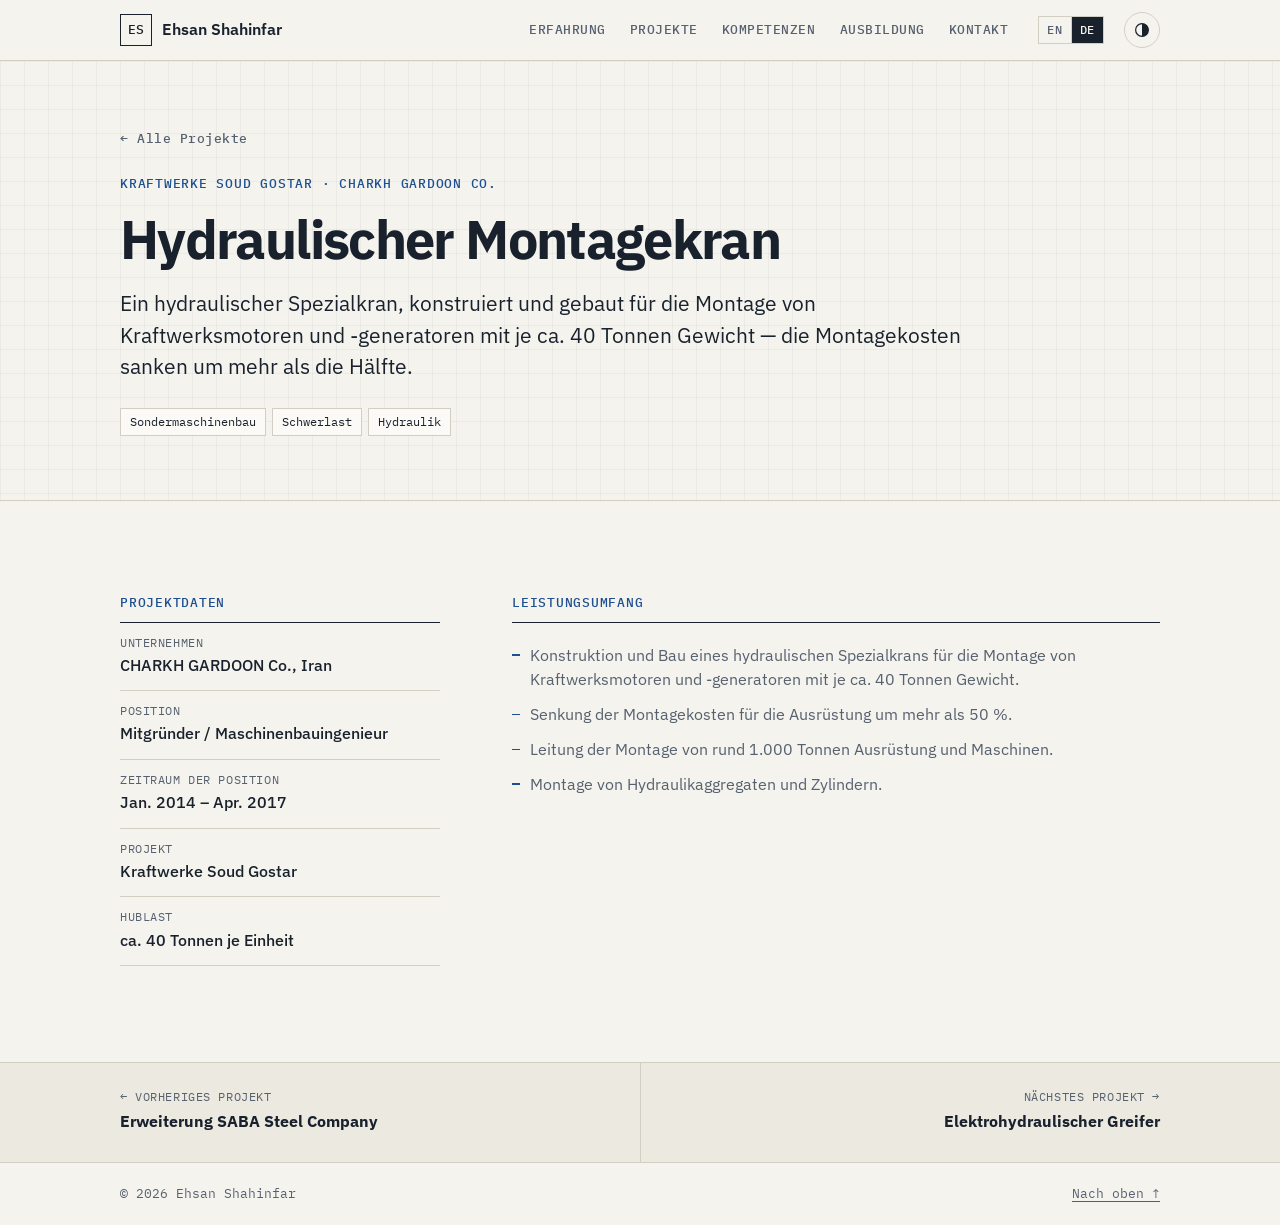
<file: de/projects/hydraulic-installation-crane/index.html>
<!doctype html>
<html lang="de">
<head>
  <meta charset="utf-8">
  <meta name="viewport" content="width=device-width, initial-scale=1">
  <title>Hydraulischer Montagekran — Ehsan Shahinfar</title>
  <meta name="description" content="Ein hydraulischer Spezialkran, konstruiert und gebaut für die Montage von Kraftwerksmotoren und -generatoren mit je ca. 40 Tonnen Gewicht — die Montagekosten sanken um mehr als die Hälfte.">
  <meta property="og:title" content="Hydraulischer Montagekran — Ehsan Shahinfar">
  <meta property="og:description" content="Ein hydraulischer Spezialkran, konstruiert und gebaut für die Montage von Kraftwerksmotoren und -generatoren mit je ca. 40 Tonnen Gewicht — die Montagekosten sanken um mehr als die Hälfte.">
  <meta property="og:type" content="article">
  <meta property="og:url" content="https://shahinfar.me/de/projects/hydraulic-installation-crane/">
  <meta name="color-scheme" content="light dark">
  <link rel="canonical" href="https://shahinfar.me/de/projects/hydraulic-installation-crane/">
  <link rel="alternate" hreflang="en" href="https://shahinfar.me/projects/hydraulic-installation-crane/">
  <link rel="alternate" hreflang="de" href="https://shahinfar.me/de/projects/hydraulic-installation-crane/">
  <link rel="alternate" hreflang="x-default" href="https://shahinfar.me/projects/hydraulic-installation-crane/">
  <link rel="icon" href="../../../favicon.svg" type="image/svg+xml">
  <link rel="preconnect" href="https://fonts.googleapis.com">
  <link rel="preconnect" href="https://fonts.gstatic.com" crossorigin>
  <link href="https://fonts.googleapis.com/css2?family=IBM+Plex+Mono:wght@400;500&family=IBM+Plex+Sans:wght@400;500;600;700&display=swap" rel="stylesheet">
  <link rel="stylesheet" href="../../../styles.css">
  <script>
    try {
      var t = localStorage.getItem('theme');
      if (t === 'light' || t === 'dark') document.documentElement.dataset.theme = t;
    } catch (e) {}
  </script>
</head>
<body>
  <!-- Generated by build.py from projects.json — edit those, not this file. -->
  <a class="skip" href="#main">Zum Inhalt springen</a>

  <header class="site-header">
    <div class="wrap bar">
      <a class="brand" href="../../../de/" aria-label="Ehsan Shahinfar — Startseite">
        <span class="brand-mark" aria-hidden="true">ES</span>
        <span class="brand-name">Ehsan Shahinfar</span>
      </a>
      <nav aria-label="Abschnitte">
        <ul class="nav">
          <li><a href="../../../de/#experience">Erfahrung</a></li>
          <li><a href="../../../de/#projects">Projekte</a></li>
          <li><a href="../../../de/#skills">Kompetenzen</a></li>
          <li><a href="../../../de/#education">Ausbildung</a></li>
          <li><a href="../../../de/#contact">Kontakt</a></li>
        </ul>
      </nav>
      <div class="lang" role="group" aria-label="Sprache">
        <a href="../../../projects/hydraulic-installation-crane/" lang="en" hreflang="en" aria-label="English">EN</a>
        <a href="./" lang="de" aria-current="page">DE</a>
      </div>
      <button class="theme-toggle" type="button" aria-label="Farbschema wechseln">
        <svg viewBox="0 0 24 24" width="18" height="18" aria-hidden="true"><circle cx="12" cy="12" r="8.5" fill="none" stroke="currentColor" stroke-width="1.6"/><path d="M12 3.5a8.5 8.5 0 0 1 0 17z" fill="currentColor"/></svg>
      </button>
    </div>
  </header>

  <main id="main" class="project">
    <section class="hero project-hero" id="top">
      <div class="wrap">
        <a class="back" href="../../../de/#projects">← Alle Projekte</a>
        <p class="eyebrow">Kraftwerke Soud Gostar · CHARKH GARDOON Co.</p>
        <h1>Hydraulischer Montagekran</h1>
        <p class="lede">Ein hydraulischer Spezialkran, konstruiert und gebaut für die Montage von Kraftwerksmotoren und -generatoren mit je ca. 40 Tonnen Gewicht — die Montagekosten sanken um mehr als die Hälfte.</p>
        <p class="chips"><span>Sondermaschinenbau</span><span>Schwerlast</span><span>Hydraulik</span></p>
      </div>
    </section>

    <section class="section">
      <div class="wrap">
        <div class="project-grid">
          <aside class="facts-block">
            <h2>Projektdaten</h2>
            <dl class="facts">
            <div><dt>Unternehmen</dt><dd>CHARKH GARDOON Co., Iran</dd></div>
            <div><dt>Position</dt><dd>Mitgründer / Maschinenbauingenieur</dd></div>
            <div><dt>Zeitraum der Position</dt><dd>Jan. 2014 – Apr. 2017</dd></div>
            <div><dt>Projekt</dt><dd>Kraftwerke Soud Gostar</dd></div>
            <div><dt>Hublast</dt><dd>ca. 40 Tonnen je Einheit</dd></div>
            </dl>
          </aside>
          <div class="project-body">
          <section class="what">
            <h2>Leistungsumfang</h2>
            <ul>
              <li>Konstruktion und Bau eines hydraulischen Spezialkrans für die Montage von Kraftwerksmotoren und -generatoren mit je ca. 40 Tonnen Gewicht.</li>
              <li>Senkung der Montagekosten für die Ausrüstung um mehr als 50 %.</li>
              <li>Leitung der Montage von rund 1.000 Tonnen Ausrüstung und Maschinen.</li>
              <li>Montage von Hydraulikaggregaten und Zylindern.</li>
            </ul>
          </section>
          </div>
        </div>
      </div>
    </section>

    <nav class="pager" aria-label="Projekt">
      <div class="wrap">
        <a href="../saba-steel-expansion/" rel="prev"><span>← Vorheriges Projekt</span><strong>Erweiterung SABA Steel Company</strong></a>
        <a href="../electro-hydraulic-grab/" rel="next"><span>Nächstes Projekt →</span><strong>Elektrohydraulischer Greifer</strong></a>
      </div>
    </nav>
  </main>

  <footer class="site-footer">
    <div class="wrap">
      <span>© <span id="year">2026</span> Ehsan Shahinfar</span>
      <a href="#top">Nach oben ↑</a>
    </div>
  </footer>

  <script src="../../../script.js" defer></script>
</body>
</html>
</file>
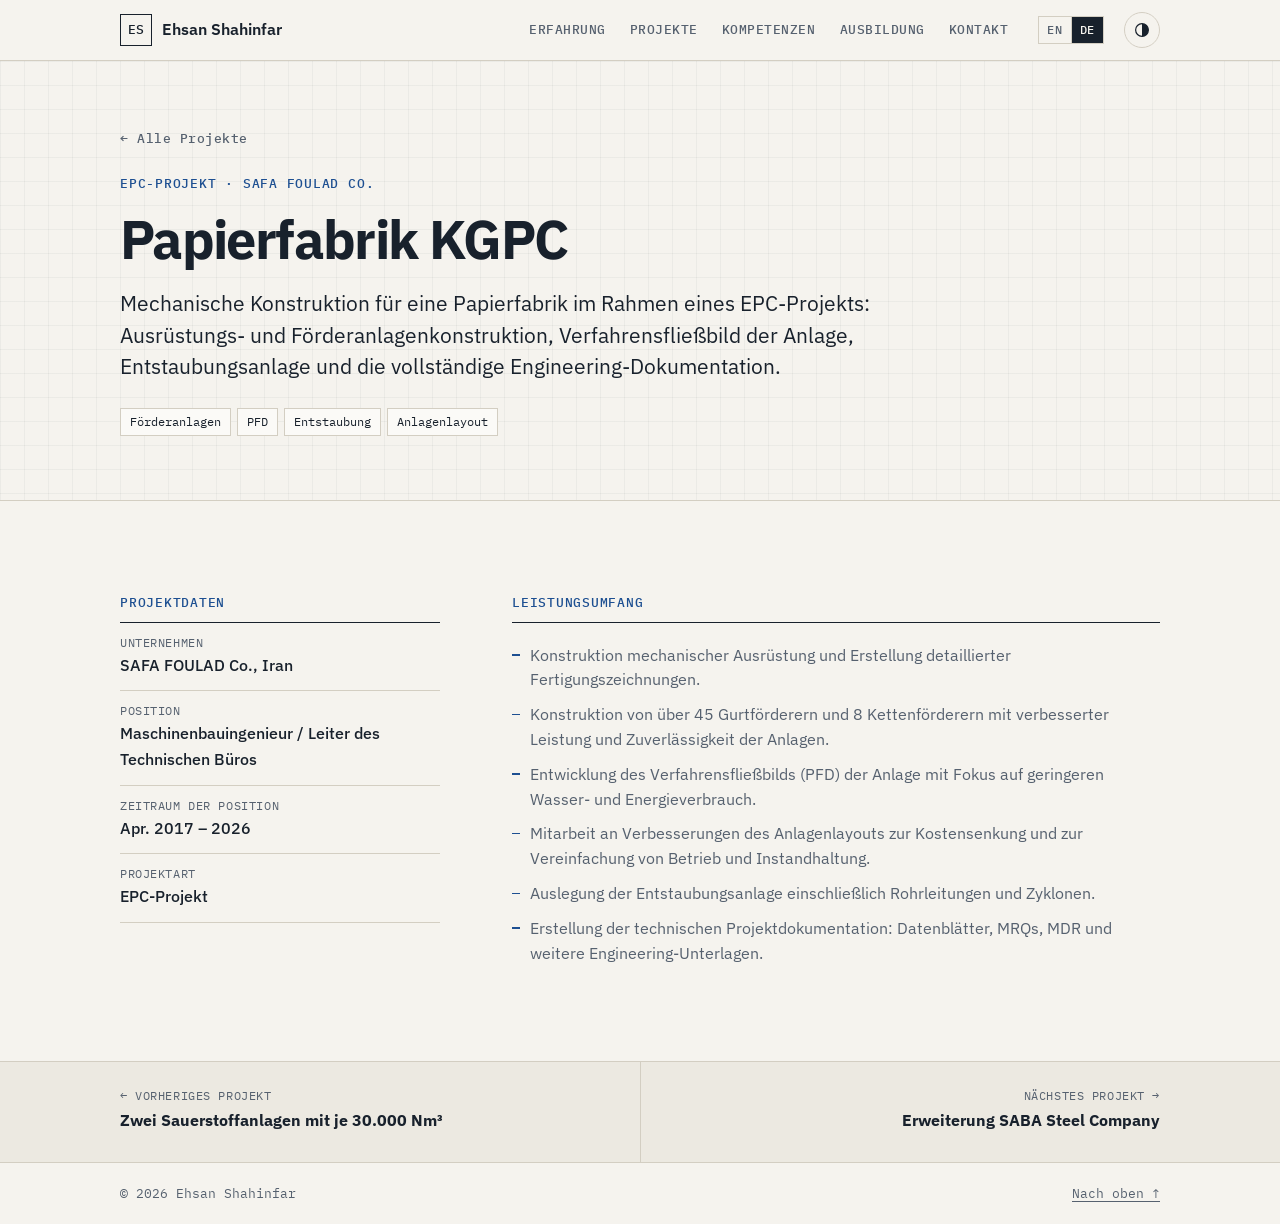
<file: de/projects/kgpc-paper-plant/index.html>
<!doctype html>
<html lang="de">
<head>
  <meta charset="utf-8">
  <meta name="viewport" content="width=device-width, initial-scale=1">
  <title>Papierfabrik KGPC — Ehsan Shahinfar</title>
  <meta name="description" content="Mechanische Konstruktion für eine Papierfabrik im Rahmen eines EPC-Projekts: Ausrüstungs- und Förderanlagenkonstruktion, Verfahrensfließbild der Anlage, Entstaubungsanlage und die vollständige Engineering-Dokumentation.">
  <meta property="og:title" content="Papierfabrik KGPC — Ehsan Shahinfar">
  <meta property="og:description" content="Mechanische Konstruktion für eine Papierfabrik im Rahmen eines EPC-Projekts: Ausrüstungs- und Förderanlagenkonstruktion, Verfahrensfließbild der Anlage, Entstaubungsanlage und die vollständige Engineering-Dokumentation.">
  <meta property="og:type" content="article">
  <meta property="og:url" content="https://shahinfar.me/de/projects/kgpc-paper-plant/">
  <meta name="color-scheme" content="light dark">
  <link rel="canonical" href="https://shahinfar.me/de/projects/kgpc-paper-plant/">
  <link rel="alternate" hreflang="en" href="https://shahinfar.me/projects/kgpc-paper-plant/">
  <link rel="alternate" hreflang="de" href="https://shahinfar.me/de/projects/kgpc-paper-plant/">
  <link rel="alternate" hreflang="x-default" href="https://shahinfar.me/projects/kgpc-paper-plant/">
  <link rel="icon" href="../../../favicon.svg" type="image/svg+xml">
  <link rel="preconnect" href="https://fonts.googleapis.com">
  <link rel="preconnect" href="https://fonts.gstatic.com" crossorigin>
  <link href="https://fonts.googleapis.com/css2?family=IBM+Plex+Mono:wght@400;500&family=IBM+Plex+Sans:wght@400;500;600;700&display=swap" rel="stylesheet">
  <link rel="stylesheet" href="../../../styles.css">
  <script>
    try {
      var t = localStorage.getItem('theme');
      if (t === 'light' || t === 'dark') document.documentElement.dataset.theme = t;
    } catch (e) {}
  </script>
</head>
<body>
  <!-- Generated by build.py from projects.json — edit those, not this file. -->
  <a class="skip" href="#main">Zum Inhalt springen</a>

  <header class="site-header">
    <div class="wrap bar">
      <a class="brand" href="../../../de/" aria-label="Ehsan Shahinfar — Startseite">
        <span class="brand-mark" aria-hidden="true">ES</span>
        <span class="brand-name">Ehsan Shahinfar</span>
      </a>
      <nav aria-label="Abschnitte">
        <ul class="nav">
          <li><a href="../../../de/#experience">Erfahrung</a></li>
          <li><a href="../../../de/#projects">Projekte</a></li>
          <li><a href="../../../de/#skills">Kompetenzen</a></li>
          <li><a href="../../../de/#education">Ausbildung</a></li>
          <li><a href="../../../de/#contact">Kontakt</a></li>
        </ul>
      </nav>
      <div class="lang" role="group" aria-label="Sprache">
        <a href="../../../projects/kgpc-paper-plant/" lang="en" hreflang="en" aria-label="English">EN</a>
        <a href="./" lang="de" aria-current="page">DE</a>
      </div>
      <button class="theme-toggle" type="button" aria-label="Farbschema wechseln">
        <svg viewBox="0 0 24 24" width="18" height="18" aria-hidden="true"><circle cx="12" cy="12" r="8.5" fill="none" stroke="currentColor" stroke-width="1.6"/><path d="M12 3.5a8.5 8.5 0 0 1 0 17z" fill="currentColor"/></svg>
      </button>
    </div>
  </header>

  <main id="main" class="project">
    <section class="hero project-hero" id="top">
      <div class="wrap">
        <a class="back" href="../../../de/#projects">← Alle Projekte</a>
        <p class="eyebrow">EPC-Projekt · SAFA FOULAD Co.</p>
        <h1>Papierfabrik KGPC</h1>
        <p class="lede">Mechanische Konstruktion für eine Papierfabrik im Rahmen eines EPC-Projekts: Ausrüstungs- und Förderanlagenkonstruktion, Verfahrensfließbild der Anlage, Entstaubungsanlage und die vollständige Engineering-Dokumentation.</p>
        <p class="chips"><span>Förderanlagen</span><span>PFD</span><span>Entstaubung</span><span>Anlagenlayout</span></p>
      </div>
    </section>

    <section class="section">
      <div class="wrap">
        <div class="project-grid">
          <aside class="facts-block">
            <h2>Projektdaten</h2>
            <dl class="facts">
            <div><dt>Unternehmen</dt><dd>SAFA FOULAD Co., Iran</dd></div>
            <div><dt>Position</dt><dd>Maschinenbauingenieur / Leiter des Technischen Büros</dd></div>
            <div><dt>Zeitraum der Position</dt><dd>Apr. 2017 – 2026</dd></div>
            <div><dt>Projektart</dt><dd>EPC-Projekt</dd></div>
            </dl>
          </aside>
          <div class="project-body">
          <section class="what">
            <h2>Leistungsumfang</h2>
            <ul>
              <li>Konstruktion mechanischer Ausrüstung und Erstellung detaillierter Fertigungszeichnungen.</li>
              <li>Konstruktion von über 45 Gurtförderern und 8 Kettenförderern mit verbesserter Leistung und Zuverlässigkeit der Anlagen.</li>
              <li>Entwicklung des Verfahrensfließbilds (PFD) der Anlage mit Fokus auf geringeren Wasser- und Energieverbrauch.</li>
              <li>Mitarbeit an Verbesserungen des Anlagenlayouts zur Kostensenkung und zur Vereinfachung von Betrieb und Instandhaltung.</li>
              <li>Auslegung der Entstaubungsanlage einschließlich Rohrleitungen und Zyklonen.</li>
              <li>Erstellung der technischen Projektdokumentation: Datenblätter, MRQs, MDR und weitere Engineering-Unterlagen.</li>
            </ul>
          </section>
          </div>
        </div>
      </div>
    </section>

    <nav class="pager" aria-label="Projekt">
      <div class="wrap">
        <a href="../oxygen-plants/" rel="prev"><span>← Vorheriges Projekt</span><strong>Zwei Sauerstoffanlagen mit je 30.000 Nm³</strong></a>
        <a href="../saba-steel-expansion/" rel="next"><span>Nächstes Projekt →</span><strong>Erweiterung SABA Steel Company</strong></a>
      </div>
    </nav>
  </main>

  <footer class="site-footer">
    <div class="wrap">
      <span>© <span id="year">2026</span> Ehsan Shahinfar</span>
      <a href="#top">Nach oben ↑</a>
    </div>
  </footer>

  <script src="../../../script.js" defer></script>
</body>
</html>
</file>
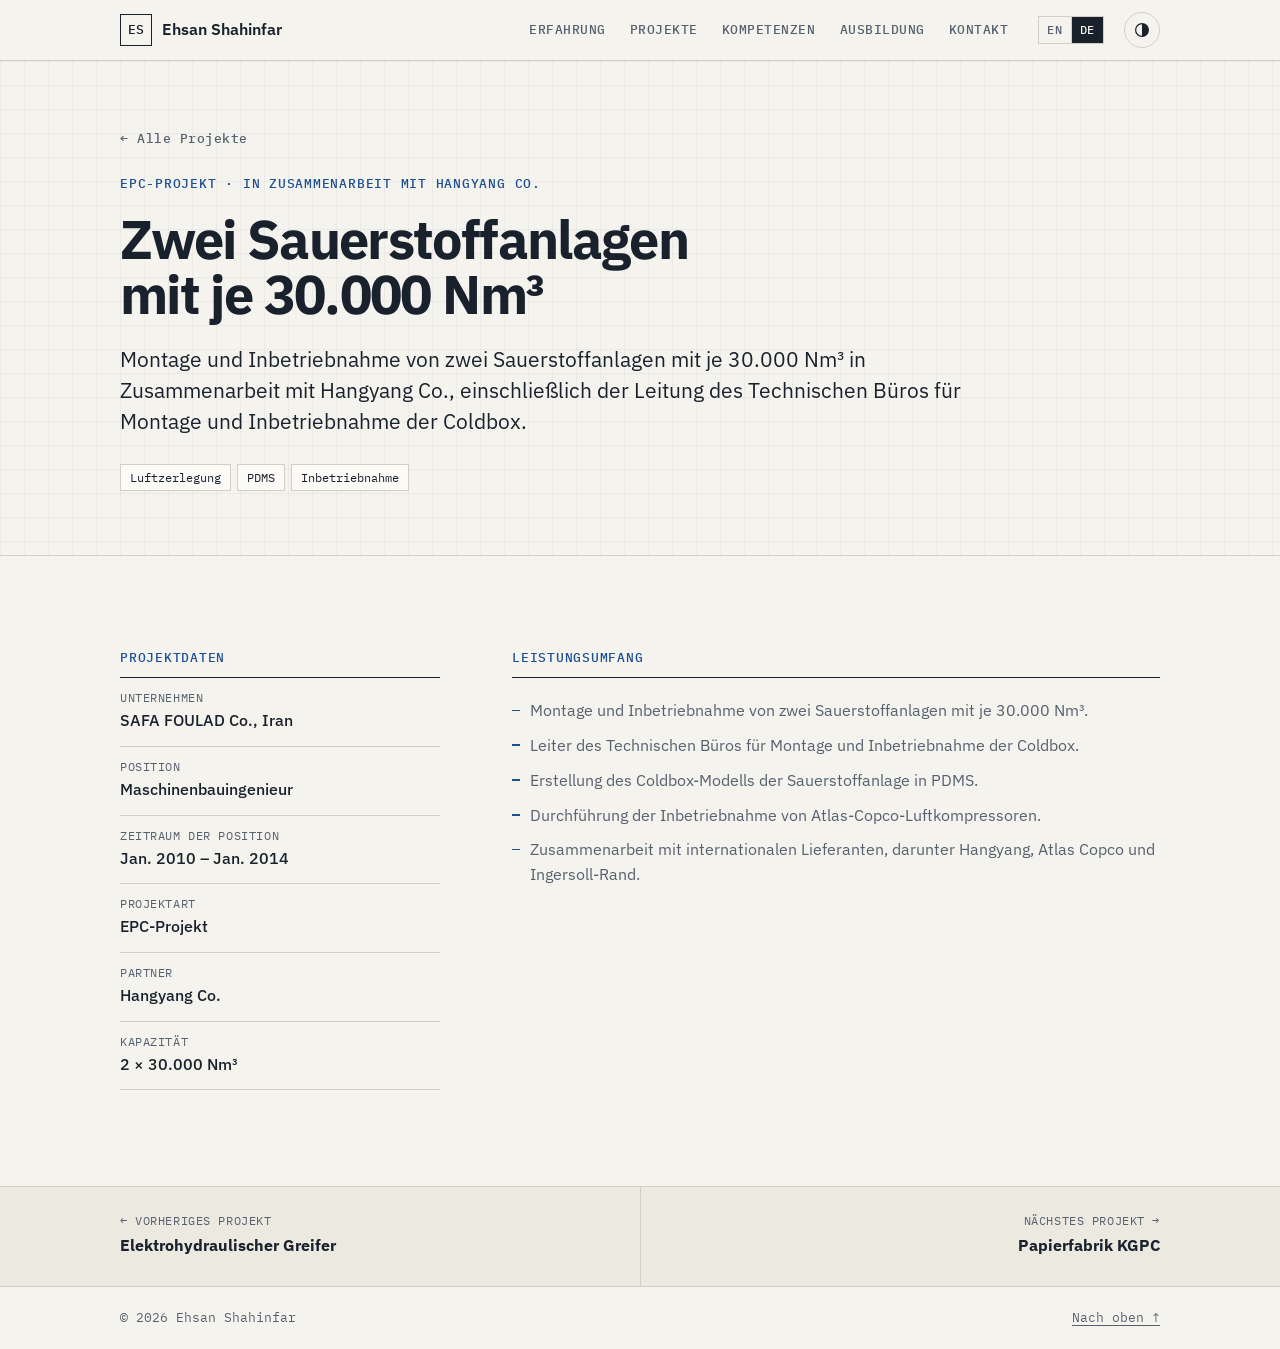
<file: de/projects/oxygen-plants/index.html>
<!doctype html>
<html lang="de">
<head>
  <meta charset="utf-8">
  <meta name="viewport" content="width=device-width, initial-scale=1">
  <title>Zwei Sauerstoffanlagen mit je 30.000 Nm³ — Ehsan Shahinfar</title>
  <meta name="description" content="Montage und Inbetriebnahme von zwei Sauerstoffanlagen mit je 30.000 Nm³ in Zusammenarbeit mit Hangyang Co., einschließlich der Leitung des Technischen Büros für Montage und Inbetriebnahme der Coldbox.">
  <meta property="og:title" content="Zwei Sauerstoffanlagen mit je 30.000 Nm³ — Ehsan Shahinfar">
  <meta property="og:description" content="Montage und Inbetriebnahme von zwei Sauerstoffanlagen mit je 30.000 Nm³ in Zusammenarbeit mit Hangyang Co., einschließlich der Leitung des Technischen Büros für Montage und Inbetriebnahme der Coldbox.">
  <meta property="og:type" content="article">
  <meta property="og:url" content="https://shahinfar.me/de/projects/oxygen-plants/">
  <meta name="color-scheme" content="light dark">
  <link rel="canonical" href="https://shahinfar.me/de/projects/oxygen-plants/">
  <link rel="alternate" hreflang="en" href="https://shahinfar.me/projects/oxygen-plants/">
  <link rel="alternate" hreflang="de" href="https://shahinfar.me/de/projects/oxygen-plants/">
  <link rel="alternate" hreflang="x-default" href="https://shahinfar.me/projects/oxygen-plants/">
  <link rel="icon" href="../../../favicon.svg" type="image/svg+xml">
  <link rel="preconnect" href="https://fonts.googleapis.com">
  <link rel="preconnect" href="https://fonts.gstatic.com" crossorigin>
  <link href="https://fonts.googleapis.com/css2?family=IBM+Plex+Mono:wght@400;500&family=IBM+Plex+Sans:wght@400;500;600;700&display=swap" rel="stylesheet">
  <link rel="stylesheet" href="../../../styles.css">
  <script>
    try {
      var t = localStorage.getItem('theme');
      if (t === 'light' || t === 'dark') document.documentElement.dataset.theme = t;
    } catch (e) {}
  </script>
</head>
<body>
  <!-- Generated by build.py from projects.json — edit those, not this file. -->
  <a class="skip" href="#main">Zum Inhalt springen</a>

  <header class="site-header">
    <div class="wrap bar">
      <a class="brand" href="../../../de/" aria-label="Ehsan Shahinfar — Startseite">
        <span class="brand-mark" aria-hidden="true">ES</span>
        <span class="brand-name">Ehsan Shahinfar</span>
      </a>
      <nav aria-label="Abschnitte">
        <ul class="nav">
          <li><a href="../../../de/#experience">Erfahrung</a></li>
          <li><a href="../../../de/#projects">Projekte</a></li>
          <li><a href="../../../de/#skills">Kompetenzen</a></li>
          <li><a href="../../../de/#education">Ausbildung</a></li>
          <li><a href="../../../de/#contact">Kontakt</a></li>
        </ul>
      </nav>
      <div class="lang" role="group" aria-label="Sprache">
        <a href="../../../projects/oxygen-plants/" lang="en" hreflang="en" aria-label="English">EN</a>
        <a href="./" lang="de" aria-current="page">DE</a>
      </div>
      <button class="theme-toggle" type="button" aria-label="Farbschema wechseln">
        <svg viewBox="0 0 24 24" width="18" height="18" aria-hidden="true"><circle cx="12" cy="12" r="8.5" fill="none" stroke="currentColor" stroke-width="1.6"/><path d="M12 3.5a8.5 8.5 0 0 1 0 17z" fill="currentColor"/></svg>
      </button>
    </div>
  </header>

  <main id="main" class="project">
    <section class="hero project-hero" id="top">
      <div class="wrap">
        <a class="back" href="../../../de/#projects">← Alle Projekte</a>
        <p class="eyebrow">EPC-Projekt · In Zusammenarbeit mit Hangyang Co.</p>
        <h1>Zwei Sauerstoffanlagen mit je 30.000 Nm³</h1>
        <p class="lede">Montage und Inbetriebnahme von zwei Sauerstoffanlagen mit je 30.000 Nm³ in Zusammenarbeit mit Hangyang Co., einschließlich der Leitung des Technischen Büros für Montage und Inbetriebnahme der Coldbox.</p>
        <p class="chips"><span>Luftzerlegung</span><span>PDMS</span><span>Inbetriebnahme</span></p>
      </div>
    </section>

    <section class="section">
      <div class="wrap">
        <div class="project-grid">
          <aside class="facts-block">
            <h2>Projektdaten</h2>
            <dl class="facts">
            <div><dt>Unternehmen</dt><dd>SAFA FOULAD Co., Iran</dd></div>
            <div><dt>Position</dt><dd>Maschinenbauingenieur</dd></div>
            <div><dt>Zeitraum der Position</dt><dd>Jan. 2010 – Jan. 2014</dd></div>
            <div><dt>Projektart</dt><dd>EPC-Projekt</dd></div>
            <div><dt>Partner</dt><dd>Hangyang Co.</dd></div>
            <div><dt>Kapazität</dt><dd>2 × 30.000 Nm³</dd></div>
            </dl>
          </aside>
          <div class="project-body">
          <section class="what">
            <h2>Leistungsumfang</h2>
            <ul>
              <li>Montage und Inbetriebnahme von zwei Sauerstoffanlagen mit je 30.000 Nm³.</li>
              <li>Leiter des Technischen Büros für Montage und Inbetriebnahme der Coldbox.</li>
              <li>Erstellung des Coldbox-Modells der Sauerstoffanlage in PDMS.</li>
              <li>Durchführung der Inbetriebnahme von Atlas-Copco-Luftkompressoren.</li>
              <li>Zusammenarbeit mit internationalen Lieferanten, darunter Hangyang, Atlas Copco und Ingersoll-Rand.</li>
            </ul>
          </section>
          </div>
        </div>
      </div>
    </section>

    <nav class="pager" aria-label="Projekt">
      <div class="wrap">
        <a href="../electro-hydraulic-grab/" rel="prev"><span>← Vorheriges Projekt</span><strong>Elektrohydraulischer Greifer</strong></a>
        <a href="../kgpc-paper-plant/" rel="next"><span>Nächstes Projekt →</span><strong>Papierfabrik KGPC</strong></a>
      </div>
    </nav>
  </main>

  <footer class="site-footer">
    <div class="wrap">
      <span>© <span id="year">2026</span> Ehsan Shahinfar</span>
      <a href="#top">Nach oben ↑</a>
    </div>
  </footer>

  <script src="../../../script.js" defer></script>
</body>
</html>
</file>
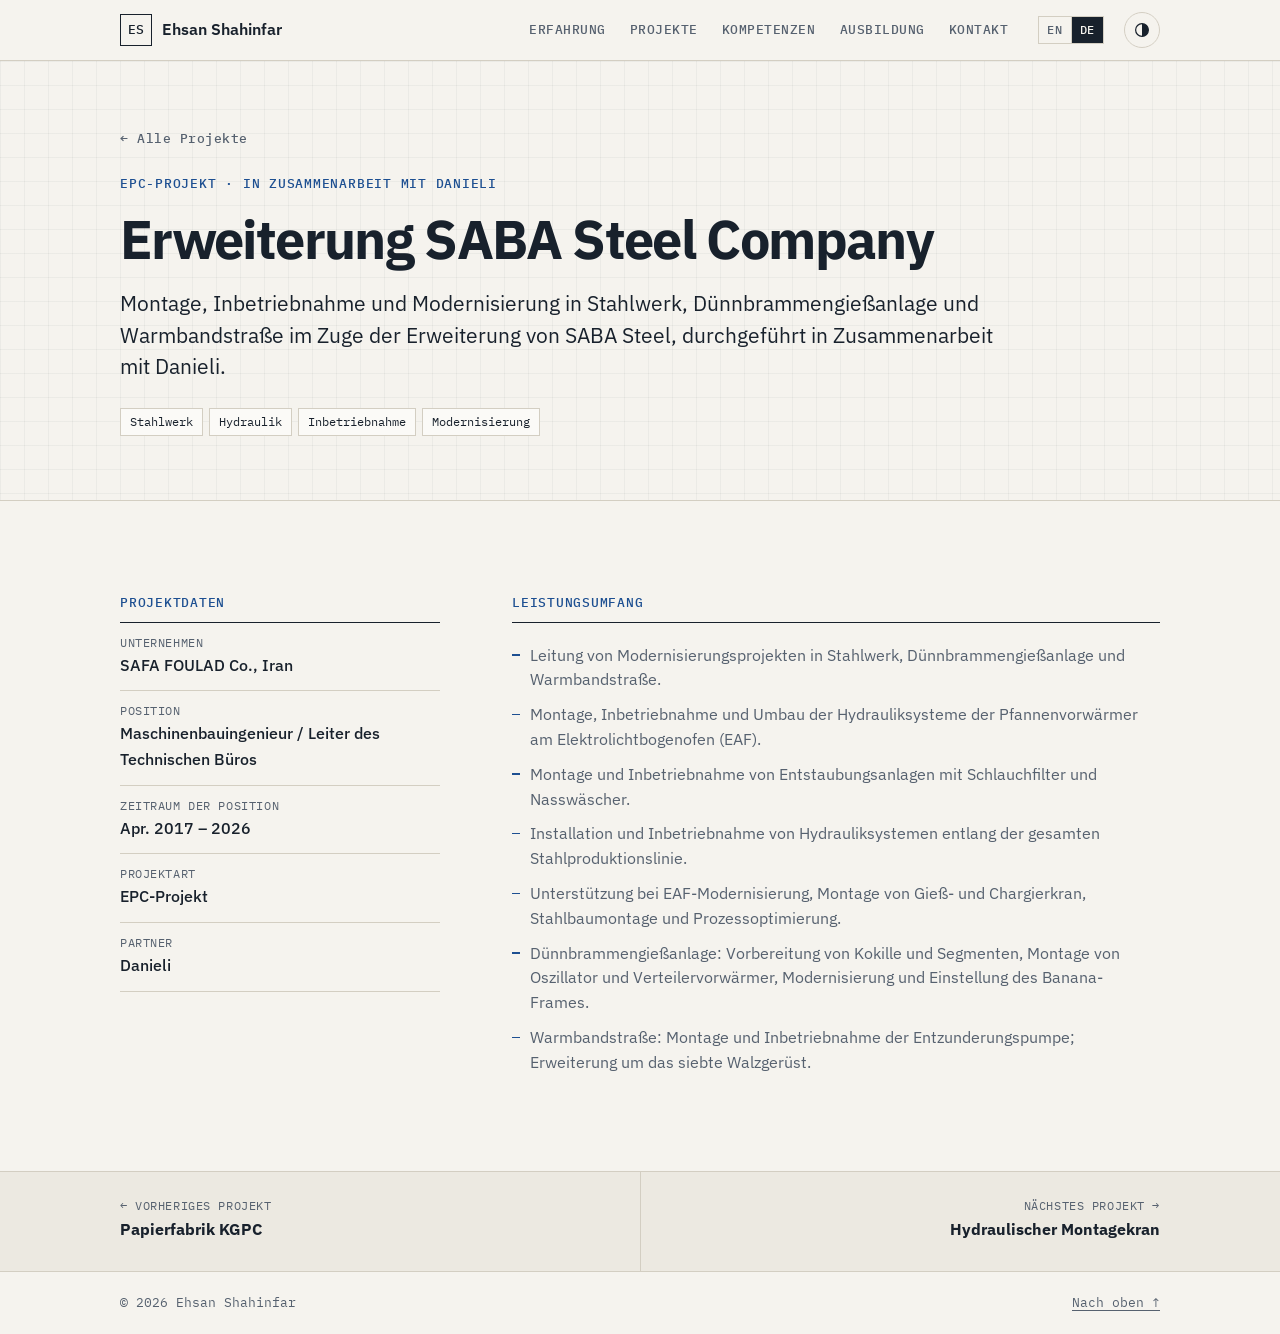
<file: de/projects/saba-steel-expansion/index.html>
<!doctype html>
<html lang="de">
<head>
  <meta charset="utf-8">
  <meta name="viewport" content="width=device-width, initial-scale=1">
  <title>Erweiterung SABA Steel Company — Ehsan Shahinfar</title>
  <meta name="description" content="Montage, Inbetriebnahme und Modernisierung in Stahlwerk, Dünnbrammengießanlage und Warmbandstraße im Zuge der Erweiterung von SABA Steel, durchgeführt in Zusammenarbeit mit Danieli.">
  <meta property="og:title" content="Erweiterung SABA Steel Company — Ehsan Shahinfar">
  <meta property="og:description" content="Montage, Inbetriebnahme und Modernisierung in Stahlwerk, Dünnbrammengießanlage und Warmbandstraße im Zuge der Erweiterung von SABA Steel, durchgeführt in Zusammenarbeit mit Danieli.">
  <meta property="og:type" content="article">
  <meta property="og:url" content="https://shahinfar.me/de/projects/saba-steel-expansion/">
  <meta name="color-scheme" content="light dark">
  <link rel="canonical" href="https://shahinfar.me/de/projects/saba-steel-expansion/">
  <link rel="alternate" hreflang="en" href="https://shahinfar.me/projects/saba-steel-expansion/">
  <link rel="alternate" hreflang="de" href="https://shahinfar.me/de/projects/saba-steel-expansion/">
  <link rel="alternate" hreflang="x-default" href="https://shahinfar.me/projects/saba-steel-expansion/">
  <link rel="icon" href="../../../favicon.svg" type="image/svg+xml">
  <link rel="preconnect" href="https://fonts.googleapis.com">
  <link rel="preconnect" href="https://fonts.gstatic.com" crossorigin>
  <link href="https://fonts.googleapis.com/css2?family=IBM+Plex+Mono:wght@400;500&family=IBM+Plex+Sans:wght@400;500;600;700&display=swap" rel="stylesheet">
  <link rel="stylesheet" href="../../../styles.css">
  <script>
    try {
      var t = localStorage.getItem('theme');
      if (t === 'light' || t === 'dark') document.documentElement.dataset.theme = t;
    } catch (e) {}
  </script>
</head>
<body>
  <!-- Generated by build.py from projects.json — edit those, not this file. -->
  <a class="skip" href="#main">Zum Inhalt springen</a>

  <header class="site-header">
    <div class="wrap bar">
      <a class="brand" href="../../../de/" aria-label="Ehsan Shahinfar — Startseite">
        <span class="brand-mark" aria-hidden="true">ES</span>
        <span class="brand-name">Ehsan Shahinfar</span>
      </a>
      <nav aria-label="Abschnitte">
        <ul class="nav">
          <li><a href="../../../de/#experience">Erfahrung</a></li>
          <li><a href="../../../de/#projects">Projekte</a></li>
          <li><a href="../../../de/#skills">Kompetenzen</a></li>
          <li><a href="../../../de/#education">Ausbildung</a></li>
          <li><a href="../../../de/#contact">Kontakt</a></li>
        </ul>
      </nav>
      <div class="lang" role="group" aria-label="Sprache">
        <a href="../../../projects/saba-steel-expansion/" lang="en" hreflang="en" aria-label="English">EN</a>
        <a href="./" lang="de" aria-current="page">DE</a>
      </div>
      <button class="theme-toggle" type="button" aria-label="Farbschema wechseln">
        <svg viewBox="0 0 24 24" width="18" height="18" aria-hidden="true"><circle cx="12" cy="12" r="8.5" fill="none" stroke="currentColor" stroke-width="1.6"/><path d="M12 3.5a8.5 8.5 0 0 1 0 17z" fill="currentColor"/></svg>
      </button>
    </div>
  </header>

  <main id="main" class="project">
    <section class="hero project-hero" id="top">
      <div class="wrap">
        <a class="back" href="../../../de/#projects">← Alle Projekte</a>
        <p class="eyebrow">EPC-Projekt · In Zusammenarbeit mit Danieli</p>
        <h1>Erweiterung SABA Steel Company</h1>
        <p class="lede">Montage, Inbetriebnahme und Modernisierung in Stahlwerk, Dünnbrammengießanlage und Warmbandstraße im Zuge der Erweiterung von SABA Steel, durchgeführt in Zusammenarbeit mit Danieli.</p>
        <p class="chips"><span>Stahlwerk</span><span>Hydraulik</span><span>Inbetriebnahme</span><span>Modernisierung</span></p>
      </div>
    </section>

    <section class="section">
      <div class="wrap">
        <div class="project-grid">
          <aside class="facts-block">
            <h2>Projektdaten</h2>
            <dl class="facts">
            <div><dt>Unternehmen</dt><dd>SAFA FOULAD Co., Iran</dd></div>
            <div><dt>Position</dt><dd>Maschinenbauingenieur / Leiter des Technischen Büros</dd></div>
            <div><dt>Zeitraum der Position</dt><dd>Apr. 2017 – 2026</dd></div>
            <div><dt>Projektart</dt><dd>EPC-Projekt</dd></div>
            <div><dt>Partner</dt><dd>Danieli</dd></div>
            </dl>
          </aside>
          <div class="project-body">
          <section class="what">
            <h2>Leistungsumfang</h2>
            <ul>
              <li>Leitung von Modernisierungsprojekten in Stahlwerk, Dünnbrammengießanlage und Warmbandstraße.</li>
              <li>Montage, Inbetriebnahme und Umbau der Hydrauliksysteme der Pfannenvorwärmer am Elektrolichtbogenofen (EAF).</li>
              <li>Montage und Inbetriebnahme von Entstaubungsanlagen mit Schlauchfilter und Nasswäscher.</li>
              <li>Installation und Inbetriebnahme von Hydrauliksystemen entlang der gesamten Stahlproduktionslinie.</li>
              <li>Unterstützung bei EAF-Modernisierung, Montage von Gieß- und Chargierkran, Stahlbaumontage und Prozessoptimierung.</li>
              <li>Dünnbrammengießanlage: Vorbereitung von Kokille und Segmenten, Montage von Oszillator und Verteilervorwärmer, Modernisierung und Einstellung des Banana-Frames.</li>
              <li>Warmbandstraße: Montage und Inbetriebnahme der Entzunderungspumpe; Erweiterung um das siebte Walzgerüst.</li>
            </ul>
          </section>
          </div>
        </div>
      </div>
    </section>

    <nav class="pager" aria-label="Projekt">
      <div class="wrap">
        <a href="../kgpc-paper-plant/" rel="prev"><span>← Vorheriges Projekt</span><strong>Papierfabrik KGPC</strong></a>
        <a href="../hydraulic-installation-crane/" rel="next"><span>Nächstes Projekt →</span><strong>Hydraulischer Montagekran</strong></a>
      </div>
    </nav>
  </main>

  <footer class="site-footer">
    <div class="wrap">
      <span>© <span id="year">2026</span> Ehsan Shahinfar</span>
      <a href="#top">Nach oben ↑</a>
    </div>
  </footer>

  <script src="../../../script.js" defer></script>
</body>
</html>
</file>
<file: styles.css>
/* ---------- Tokens ---------- */
:root {
  --bg: #f5f3ee;
  --bg-alt: #ece9e1;
  --surface: #fbfaf7;
  --ink: #18212c;
  --muted: #56616f;
  --line: #d3cec2;
  --grid: rgba(24, 33, 44, 0.045);
  --accent: #1d4f91;
  --accent-ink: #ffffff;
  --accent-soft: rgba(29, 79, 145, 0.09);

  --sans: "IBM Plex Sans", system-ui, -apple-system, "Segoe UI", Roboto, sans-serif;
  --mono: "IBM Plex Mono", ui-monospace, SFMono-Regular, Menlo, Consolas, monospace;
  --wrap: 1120px;
  --gutter: clamp(16px, 4vw, 40px);
}

@media (prefers-color-scheme: dark) {
  :root:not([data-theme="light"]) {
    --bg: #0e151e;
    --bg-alt: #121b26;
    --surface: #16212e;
    --ink: #e7ecf2;
    --muted: #9aa7b6;
    --line: #2a3848;
    --grid: rgba(231, 236, 242, 0.04);
    --accent: #7db8ff;
    --accent-ink: #0b1220;
    --accent-soft: rgba(125, 184, 255, 0.1);
  }
}
:root[data-theme="dark"] {
  --bg: #0e151e;
  --bg-alt: #121b26;
  --surface: #16212e;
  --ink: #e7ecf2;
  --muted: #9aa7b6;
  --line: #2a3848;
  --grid: rgba(231, 236, 242, 0.04);
  --accent: #7db8ff;
  --accent-ink: #0b1220;
  --accent-soft: rgba(125, 184, 255, 0.1);
}

/* ---------- Base ---------- */
*, *::before, *::after { box-sizing: border-box; }
html { scroll-behavior: smooth; scroll-padding-top: 76px; -webkit-text-size-adjust: 100%; }
body {
  margin: 0;
  background: var(--bg);
  color: var(--ink);
  font: 400 1rem/1.6 var(--sans);
  -webkit-font-smoothing: antialiased;
}
h1, h2, h3, p, ul, ol, dl, dd, figure { margin: 0; }
ul, ol { padding: 0; list-style: none; }
a { color: var(--accent); text-underline-offset: 3px; }
a:hover { text-decoration-thickness: 2px; }
:focus-visible { outline: 2px solid var(--accent); outline-offset: 3px; border-radius: 2px; }

.wrap { max-width: var(--wrap); margin-inline: auto; padding-inline: var(--gutter); }
.mono { font-family: var(--mono); }

.skip {
  position: absolute; left: 8px; top: -60px; z-index: 20;
  background: var(--accent); color: var(--accent-ink);
  padding: 8px 12px; border-radius: 4px; text-decoration: none;
}
.skip:focus { top: 8px; }

/* ---------- Header ---------- */
.site-header {
  position: sticky; top: 0; z-index: 10;
  background: color-mix(in srgb, var(--bg) 88%, transparent);
  backdrop-filter: blur(10px);
  -webkit-backdrop-filter: blur(10px);
  border-bottom: 1px solid var(--line);
}
.bar { display: flex; align-items: center; gap: 20px; min-height: 60px; }
.brand {
  display: flex; align-items: center; gap: 10px;
  color: var(--ink); text-decoration: none; font-weight: 600; white-space: nowrap;
}
.brand-mark {
  display: grid; place-items: center; width: 32px; height: 32px;
  border: 1.5px solid var(--ink); font: 500 0.8rem/1 var(--mono); letter-spacing: 0.02em;
}
nav { margin-left: auto; min-width: 0; }
.nav { display: flex; gap: 4px; overflow-x: auto; scrollbar-width: none; }
.nav::-webkit-scrollbar { display: none; }
.nav a {
  display: block; padding: 8px 10px; white-space: nowrap;
  color: var(--muted); text-decoration: none;
  font: 500 0.8rem/1 var(--mono); letter-spacing: 0.04em; text-transform: uppercase;
}
.nav a:hover, .nav a[aria-current="true"] { color: var(--ink); }
.nav a[aria-current="true"] { box-shadow: inset 0 -2px 0 var(--accent); }
.lang { display: flex; flex: none; border: 1px solid var(--line); }
.lang a {
  padding: 7px 8px; color: var(--muted); text-decoration: none;
  font: 500 0.72rem/1 var(--mono); letter-spacing: 0.06em;
}
.lang a + a { border-left: 1px solid var(--line); }
.lang a:hover { color: var(--ink); }
.lang a[aria-current="page"] { background: var(--ink); color: var(--bg); }
html[lang="de"] .card, html[lang="de"] .what, html[lang="de"] .hero-text { hyphens: auto; }
.theme-toggle {
  display: grid; place-items: center; flex: none;
  width: 36px; height: 36px; padding: 0;
  background: none; color: var(--ink);
  border: 1px solid var(--line); border-radius: 50%; cursor: pointer;
}
.theme-toggle:hover { border-color: var(--ink); }

/* ---------- Hero ---------- */
.hero {
  padding-block: clamp(48px, 9vw, 104px) clamp(40px, 6vw, 72px);
  background-image:
    linear-gradient(var(--grid) 1px, transparent 1px),
    linear-gradient(90deg, var(--grid) 1px, transparent 1px);
  background-size: 24px 24px;
  border-bottom: 1px solid var(--line);
}
.hero-grid {
  display: grid; gap: clamp(28px, 5vw, 64px);
  grid-template-columns: minmax(0, 1.15fr) minmax(0, 0.85fr);
  align-items: center;
}
.eyebrow {
  font: 500 0.8rem/1.5 var(--mono); letter-spacing: 0.06em; text-transform: uppercase;
  color: var(--accent); margin-bottom: 18px;
}
h1 {
  font-size: clamp(2.5rem, 7vw, 4.5rem); line-height: 1.02;
  font-weight: 700; letter-spacing: -0.03em; text-wrap: balance;
}
.lede { font-size: clamp(1.1rem, 2vw, 1.3rem); line-height: 1.5; margin-top: 22px; max-width: 34em; text-wrap: pretty; }
.hero-body { color: var(--muted); margin-top: 14px; max-width: 38em; text-wrap: pretty; }
.cta { display: flex; flex-wrap: wrap; gap: 12px; margin-top: 30px; }
.btn {
  display: inline-block; padding: 12px 20px;
  border: 1.5px solid var(--ink); color: var(--ink);
  font-weight: 600; font-size: 0.95rem; text-decoration: none;
  transition: transform 0.15s ease, background-color 0.15s ease, color 0.15s ease;
}
.btn:hover { background: var(--ink); color: var(--bg); }
.btn svg { vertical-align: -1px; margin-right: 6px; }
.btn-meta { font: 400 0.72rem/1 var(--mono); letter-spacing: 0.06em; opacity: 0.7; margin-left: 4px; }
.btn.primary { background: var(--accent); border-color: var(--accent); color: var(--accent-ink); }
.btn.primary:hover { transform: translateY(-1px); background: var(--accent); color: var(--accent-ink); }

.drawing {
  background: var(--surface); border: 1px solid var(--line);
  padding: 14px; position: relative;
}
.drawing::after {
  content: "DWG ES-001 · REV A"; position: absolute; right: 0; bottom: 0;
  padding: 5px 10px; border-top: 1px solid var(--line); border-left: 1px solid var(--line);
  font: 400 0.65rem/1 var(--mono); letter-spacing: 0.08em; color: var(--muted);
  background: var(--surface);
}
.drawing svg { display: block; width: 100%; height: auto; }
.drawing .part { fill: var(--accent-soft); stroke: var(--ink); stroke-width: 1.6; stroke-linejoin: round; }
.drawing .part line, .drawing .part path:not(:first-child) { stroke-width: 1; fill: none; }
.drawing .part rect { fill: var(--surface); stroke-width: 1.2; }
.drawing .hatch { stroke: var(--ink); stroke-width: 0.6; opacity: 0.45; fill: none; }
.drawing .cl { stroke: var(--accent); stroke-width: 0.8; stroke-dasharray: 18 4 3 4; }
.drawing .dim { stroke: var(--accent); stroke-width: 0.8; fill: none; }
.drawing .dim .arrow { fill: var(--accent); stroke: none; }
.drawing text { font: 500 11px var(--mono); fill: var(--accent); stroke: none; }
.drawing .note { fill: var(--muted); font-size: 9.5px; letter-spacing: 0.06em; }

.stats {
  display: grid; grid-template-columns: repeat(4, minmax(0, 1fr));
  margin-top: clamp(36px, 6vw, 64px);
  border: 1px solid var(--line); background: var(--surface);
}
.stats > div { display: flex; flex-direction: column-reverse; gap: 6px; padding: 20px 22px; border-left: 1px solid var(--line); }
.stats > div:first-child { border-left: 0; }
.stats dd { font-size: clamp(1.7rem, 3.4vw, 2.4rem); font-weight: 700; line-height: 1; letter-spacing: -0.02em; }
.stats dt { font: 400 0.72rem/1.4 var(--mono); letter-spacing: 0.04em; text-transform: uppercase; color: var(--muted); }

/* ---------- Sections ---------- */
.section { padding-block: clamp(56px, 8vw, 96px); }
.section.alt { background: var(--bg-alt); border-block: 1px solid var(--line); }
.section-head {
  display: flex; align-items: baseline; gap: 16px;
  padding-bottom: 14px; margin-bottom: clamp(28px, 4vw, 44px);
  border-bottom: 1.5px solid var(--ink);
}
.section-head .idx { font: 500 0.85rem/1 var(--mono); color: var(--accent); letter-spacing: 0.06em; }
h2 { font-size: clamp(1.5rem, 3vw, 2rem); line-height: 1.15; font-weight: 700; letter-spacing: -0.02em; }
h3 { font-size: 1.15rem; line-height: 1.3; font-weight: 600; letter-spacing: -0.005em; }

/* Bulleted lists inside content blocks */
.what ul, .card ul { display: grid; gap: 7px; margin-top: 14px; }
.what ul li, .card ul li { position: relative; padding-left: 18px; color: var(--muted); font-size: 0.95rem; line-height: 1.55; }
.what ul li::before, .card ul li::before {
  content: ""; position: absolute; left: 0; top: 0.72em;
  width: 8px; height: 1.5px; background: var(--accent);
}

/* ---------- Timeline ---------- */
.timeline { display: grid; }
.role {
  display: grid; grid-template-columns: 190px minmax(0, 1fr); gap: 12px 32px;
  padding-block: 28px; border-top: 1px solid var(--line);
}
.role:first-child { border-top: 0; padding-top: 0; }
.role:last-child { padding-bottom: 0; }
.when { font: 500 0.82rem/1.9 var(--mono); letter-spacing: 0.03em; color: var(--accent); }
.org { color: var(--muted); font-size: 0.95rem; margin-top: 2px; }
.what > p:not(.org) { margin-top: 12px; max-width: 46em; }
.what .refs { font: 400 0.82rem/1.6 var(--mono); color: var(--muted); }

/* ---------- Project cards ---------- */
.cards { display: grid; grid-template-columns: repeat(2, minmax(0, 1fr)); gap: 20px; }
.card {
  display: flex; flex-direction: column;
  background: var(--surface); border: 1px solid var(--line);
  padding: clamp(20px, 3vw, 28px); scroll-margin-top: 84px;
}
.card:target { border-color: var(--accent); box-shadow: 0 0 0 3px var(--accent-soft); }
.card:last-child:nth-child(odd) { grid-column: 1 / -1; }
.tag { font: 500 0.72rem/1.5 var(--mono); letter-spacing: 0.05em; text-transform: uppercase; color: var(--accent); margin-bottom: 8px; }
.chips { display: flex; flex-wrap: wrap; gap: 6px; margin-top: auto; padding-top: 20px; }
.chips span, .skills li {
  font: 400 0.76rem/1.3 var(--mono); padding: 5px 9px;
  border: 1px solid var(--line); color: var(--ink); background: var(--bg);
}

.card h3 a { color: inherit; text-decoration: none; }
.card h3 a:hover { color: var(--accent); text-decoration: underline; }
.card .more { margin-top: auto; padding-top: 18px; font: 500 0.82rem/1 var(--mono); letter-spacing: 0.03em; }
.card .more + .chips { margin-top: 0; padding-top: 14px; }

/* ---------- Project pages ---------- */
.project-hero { padding-block: clamp(32px, 6vw, 64px) clamp(36px, 6vw, 64px); }
.project-hero h1 { font-size: clamp(2rem, 5.5vw, 3.4rem); max-width: 18em; }
.project-hero .lede { max-width: 42em; }
.project-hero .chips { margin-top: 26px; padding-top: 0; }
.project-hero .chips span { background: var(--surface); }
.back {
  display: inline-block; margin-bottom: 28px; color: var(--muted); text-decoration: none;
  font: 500 0.8rem/1 var(--mono); letter-spacing: 0.04em;
}
.back:hover { color: var(--ink); }
.project h2 {
  font: 500 0.8rem/1 var(--mono); letter-spacing: 0.06em; text-transform: uppercase;
  color: var(--accent); padding-bottom: 12px; border-bottom: 1.5px solid var(--ink);
}
.project-grid { display: grid; grid-template-columns: minmax(0, 320px) minmax(0, 1fr); gap: 40px clamp(32px, 6vw, 72px); align-items: start; }
.project-body { display: grid; gap: 44px; }
.facts > div { padding-block: 12px; border-bottom: 1px solid var(--line); }
.facts dt { font: 400 0.72rem/1.4 var(--mono); letter-spacing: 0.05em; text-transform: uppercase; color: var(--muted); }
.facts dd { font-weight: 500; margin-top: 2px; }
.project .what ul { margin-top: 20px; gap: 10px; }
.project .what ul li { font-size: 1rem; }
.prose p { margin-top: 16px; max-width: 46em; }
.gallery-block { margin-top: clamp(44px, 6vw, 72px); }
.gallery { display: grid; grid-template-columns: repeat(auto-fill, minmax(min(100%, 300px), 1fr)); gap: 16px; margin-top: 22px; }
.gallery figure { background: var(--surface); border: 1px solid var(--line); }
.gallery a { display: block; }
.gallery img { display: block; width: 100%; aspect-ratio: 4 / 3; object-fit: cover; }
.gallery figcaption { padding: 10px 12px; font-size: 0.88rem; color: var(--muted); border-top: 1px solid var(--line); }
.pager { border-top: 1px solid var(--line); background: var(--bg-alt); }
.pager .wrap { display: grid; grid-template-columns: 1fr 1fr; }
.pager a { display: grid; gap: 6px; padding-block: 28px; color: var(--ink); text-decoration: none; }
.pager a + a { text-align: right; border-left: 1px solid var(--line); padding-left: 20px; }
.pager a:first-child { padding-right: 20px; }
.pager span { font: 400 0.72rem/1 var(--mono); letter-spacing: 0.05em; text-transform: uppercase; color: var(--muted); }
.pager a:hover strong { color: var(--accent); }
html[lang="de"] .project-body, html[lang="de"] .project-hero { hyphens: auto; }
@media (max-width: 800px) { .project-grid { grid-template-columns: 1fr; } }

/* ---------- Skills ---------- */
.skills { display: grid; grid-template-columns: repeat(3, minmax(0, 1fr)); gap: 32px 36px; }
.skills h3 { font-size: 1rem; padding-bottom: 10px; margin-bottom: 14px; border-bottom: 1px solid var(--line); }
.skills ul { display: flex; flex-wrap: wrap; gap: 6px; }
.skills li { background: var(--surface); }

/* ---------- Education ---------- */
.cols { display: grid; grid-template-columns: 1.2fr 0.8fr 1fr; gap: 32px 40px; }
.sub { font: 500 0.78rem/1 var(--mono); letter-spacing: 0.06em; text-transform: uppercase; color: var(--accent); margin-bottom: 16px; }
.plain { display: grid; gap: 18px; }
.plain li { display: grid; gap: 2px; }
.plain span { color: var(--muted); font-size: 0.95rem; }
.plain .mono { font-size: 0.8rem; }

/* ---------- Contact ---------- */
.contact .lede { margin-top: 0; }
.contact-list { display: grid; grid-template-columns: repeat(3, minmax(0, 1fr)); margin-top: 32px; border: 1px solid var(--line); background: var(--surface); }
.contact-list li { display: grid; gap: 6px; padding: 22px 24px; border-left: 1px solid var(--line); min-width: 0; }
.contact-list li:first-child { border-left: 0; }
.contact-list .label { font: 400 0.72rem/1 var(--mono); letter-spacing: 0.06em; text-transform: uppercase; color: var(--muted); }
.contact-list a { font-size: 1.05rem; font-weight: 500; overflow-wrap: anywhere; }

/* ---------- Footer ---------- */
.site-footer { border-top: 1px solid var(--line); padding-block: 22px; font: 400 0.8rem/1.4 var(--mono); color: var(--muted); }
.site-footer .wrap { display: flex; justify-content: space-between; gap: 16px; flex-wrap: wrap; }
.site-footer a { color: inherit; }

/* ---------- Responsive ---------- */
@media (max-width: 900px) {
  .hero-grid { grid-template-columns: 1fr; }
  .drawing { max-width: 520px; }
  .skills { grid-template-columns: repeat(2, minmax(0, 1fr)); }
  .cols { grid-template-columns: 1fr 1fr; }
  .cards { grid-template-columns: 1fr; }
  .stats { grid-template-columns: repeat(2, minmax(0, 1fr)); }
  .stats > div:nth-child(3) { border-left: 0; }
  .stats > div:nth-child(n+3) { border-top: 1px solid var(--line); }
}
@media (max-width: 640px) {
  .brand-name { display: none; }
  .bar { gap: 10px; }
  .nav a { padding: 8px 7px; font-size: 0.72rem; }
  .role { grid-template-columns: 1fr; gap: 4px; }
  .skills, .cols { grid-template-columns: 1fr; }
  .contact-list { grid-template-columns: 1fr; }
  .contact-list li { border-left: 0; border-top: 1px solid var(--line); }
  .contact-list li:first-child { border-top: 0; }
}

@media (prefers-reduced-motion: reduce) {
  html { scroll-behavior: auto; }
  .btn { transition: none; }
}

/* ---------- Print: a clean CV ---------- */
@media print {
  :root { --bg: #fff; --bg-alt: #fff; --surface: #fff; --ink: #000; --muted: #333; --line: #bbb; --accent: #1d4f91; }
  .site-header, .theme-toggle, .lang, .pager, .back, .more, .cta, .drawing, .site-footer a, .skip { display: none !important; }
  .hero { background: none; padding-block: 0 16px; }
  .hero-grid { grid-template-columns: 1fr; }
  .section { padding-block: 18px; }
  .section.alt { border: 0; }
  .cards { grid-template-columns: 1fr; gap: 10px; }
  .card, .role { break-inside: avoid; }
  body { font-size: 10.5pt; }
}
</file>
